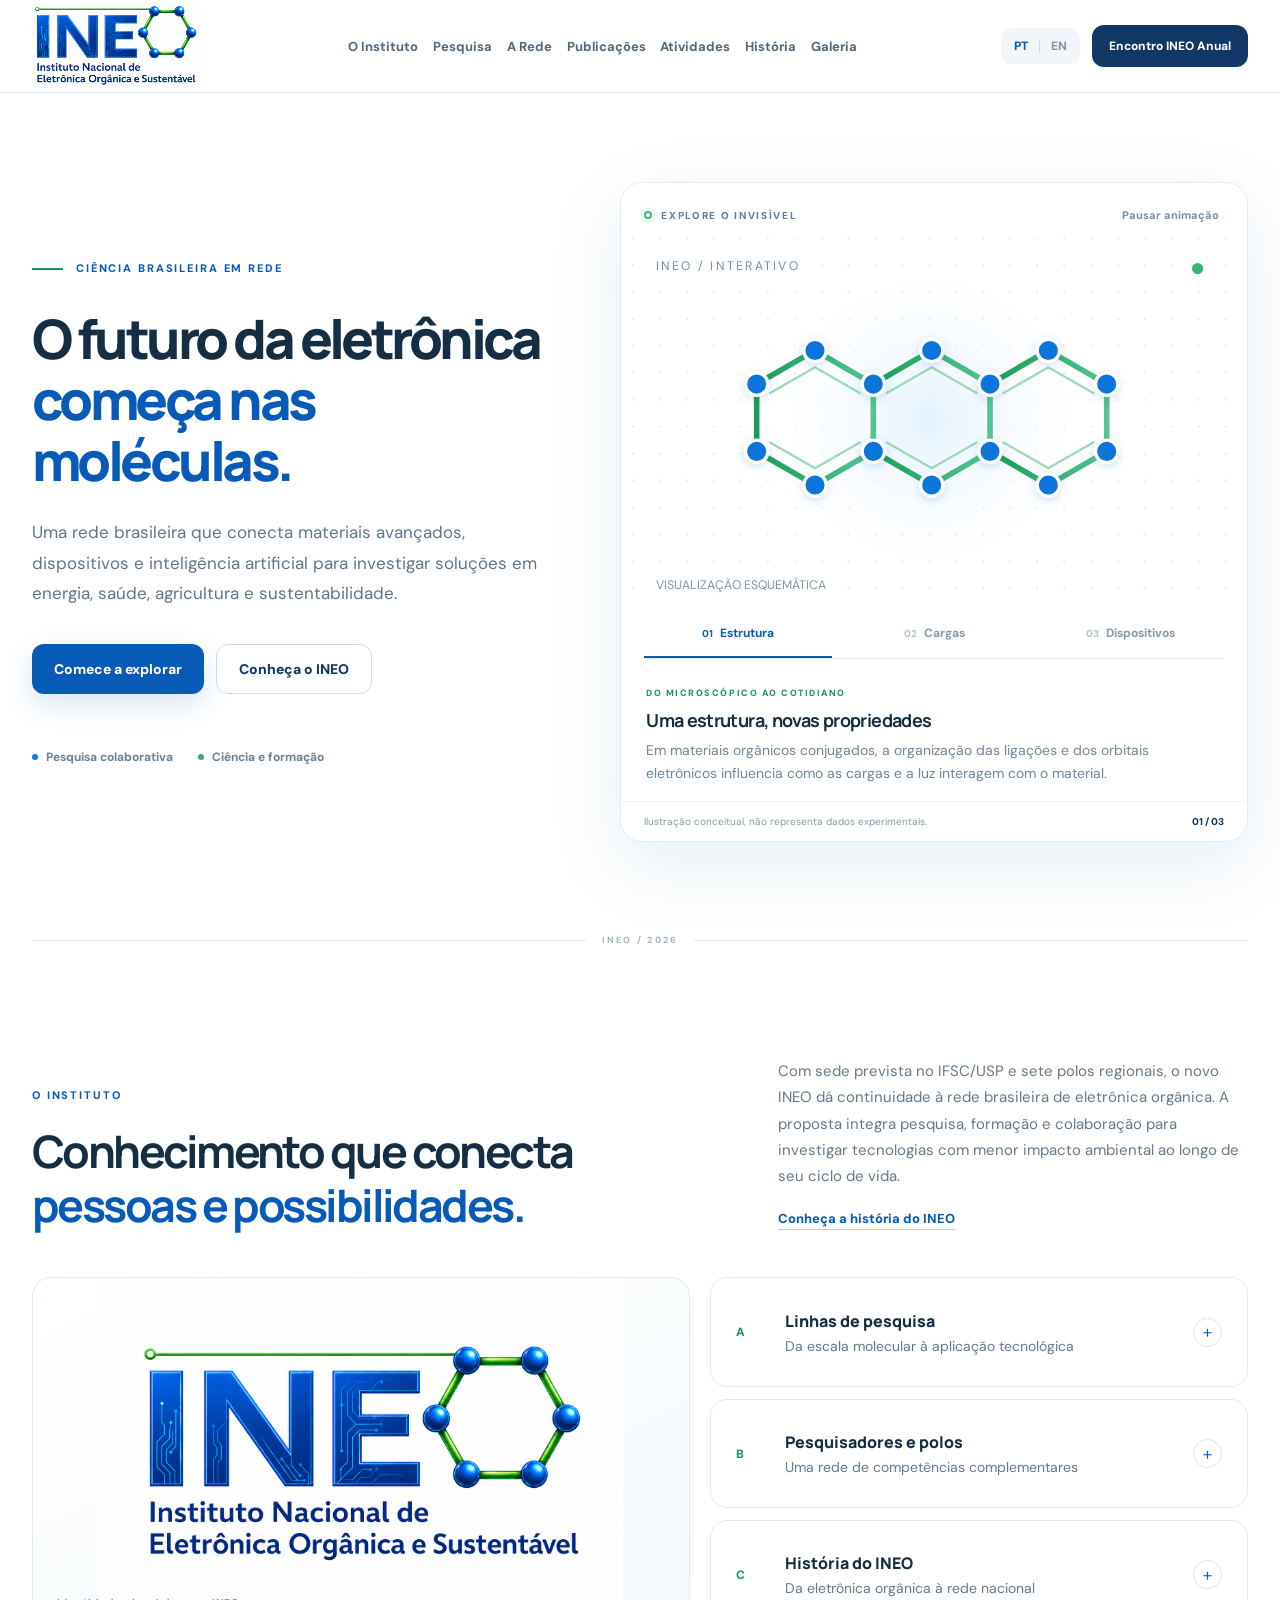
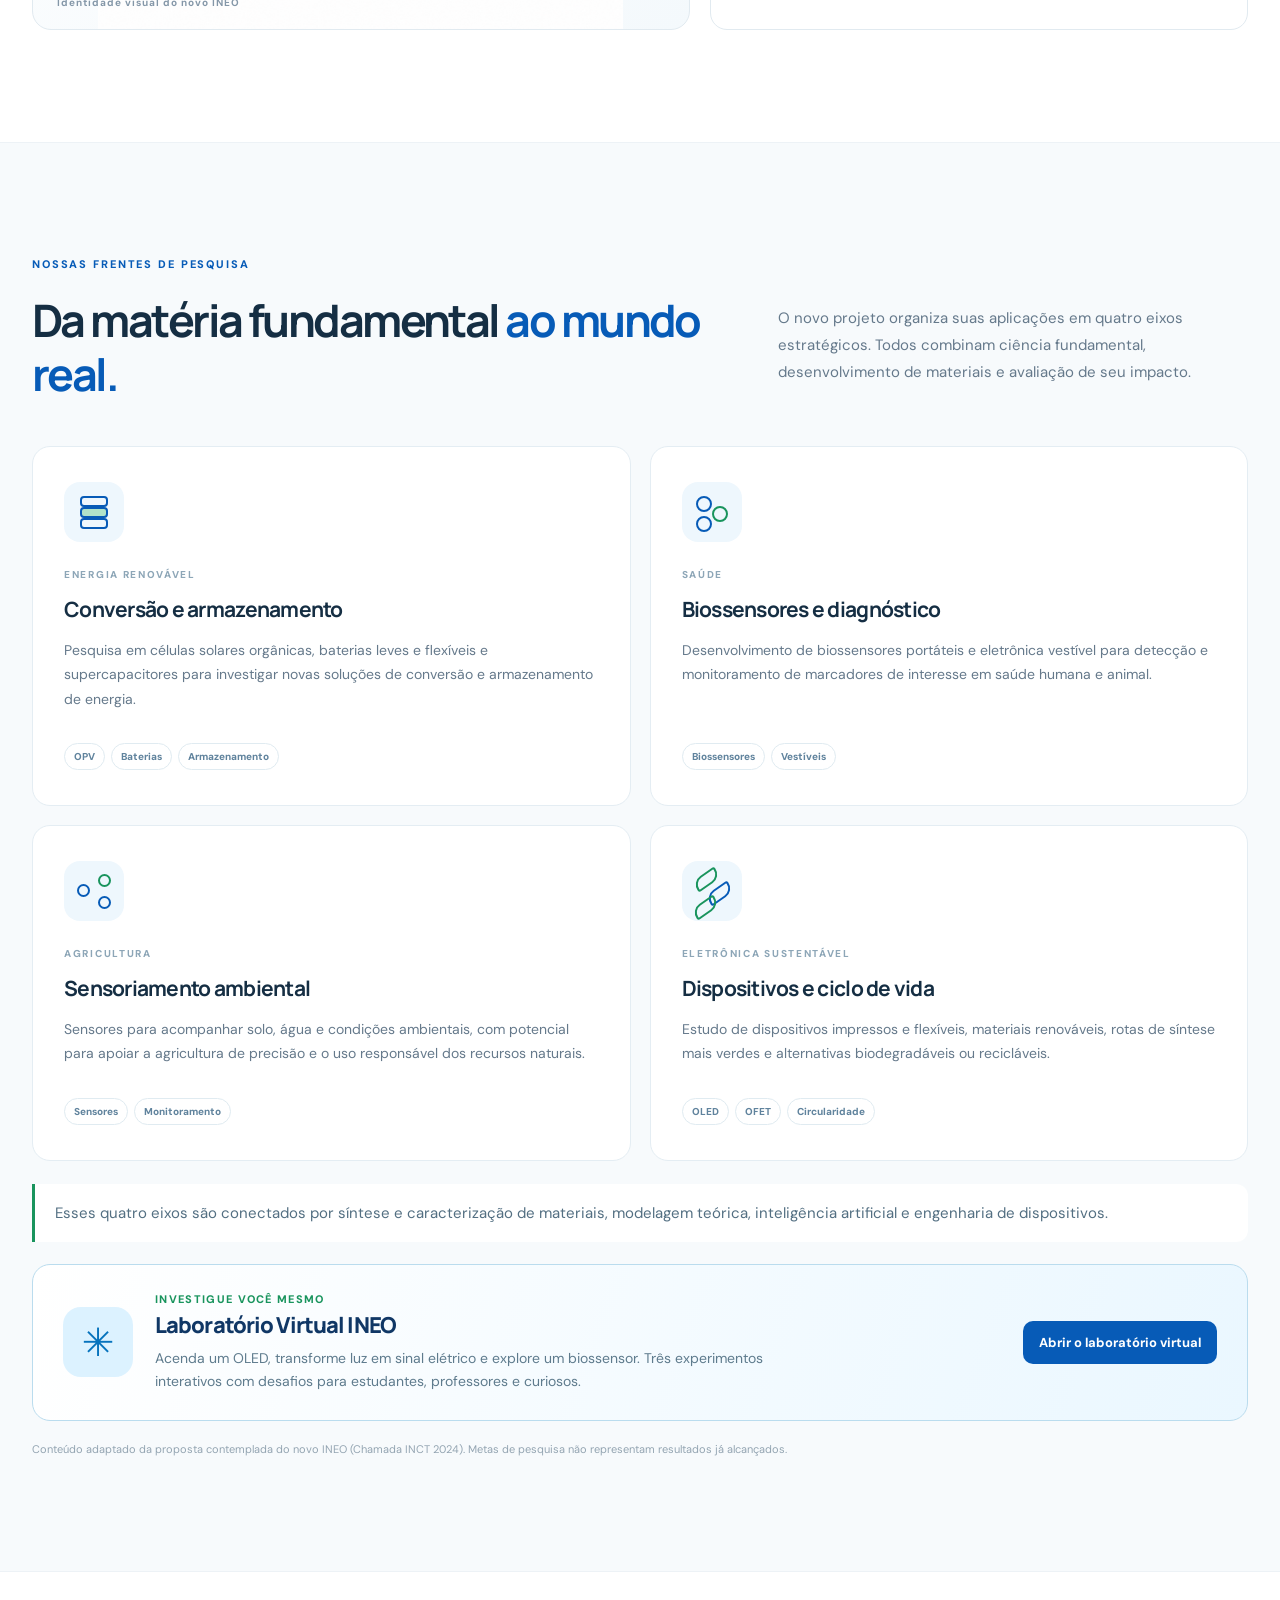
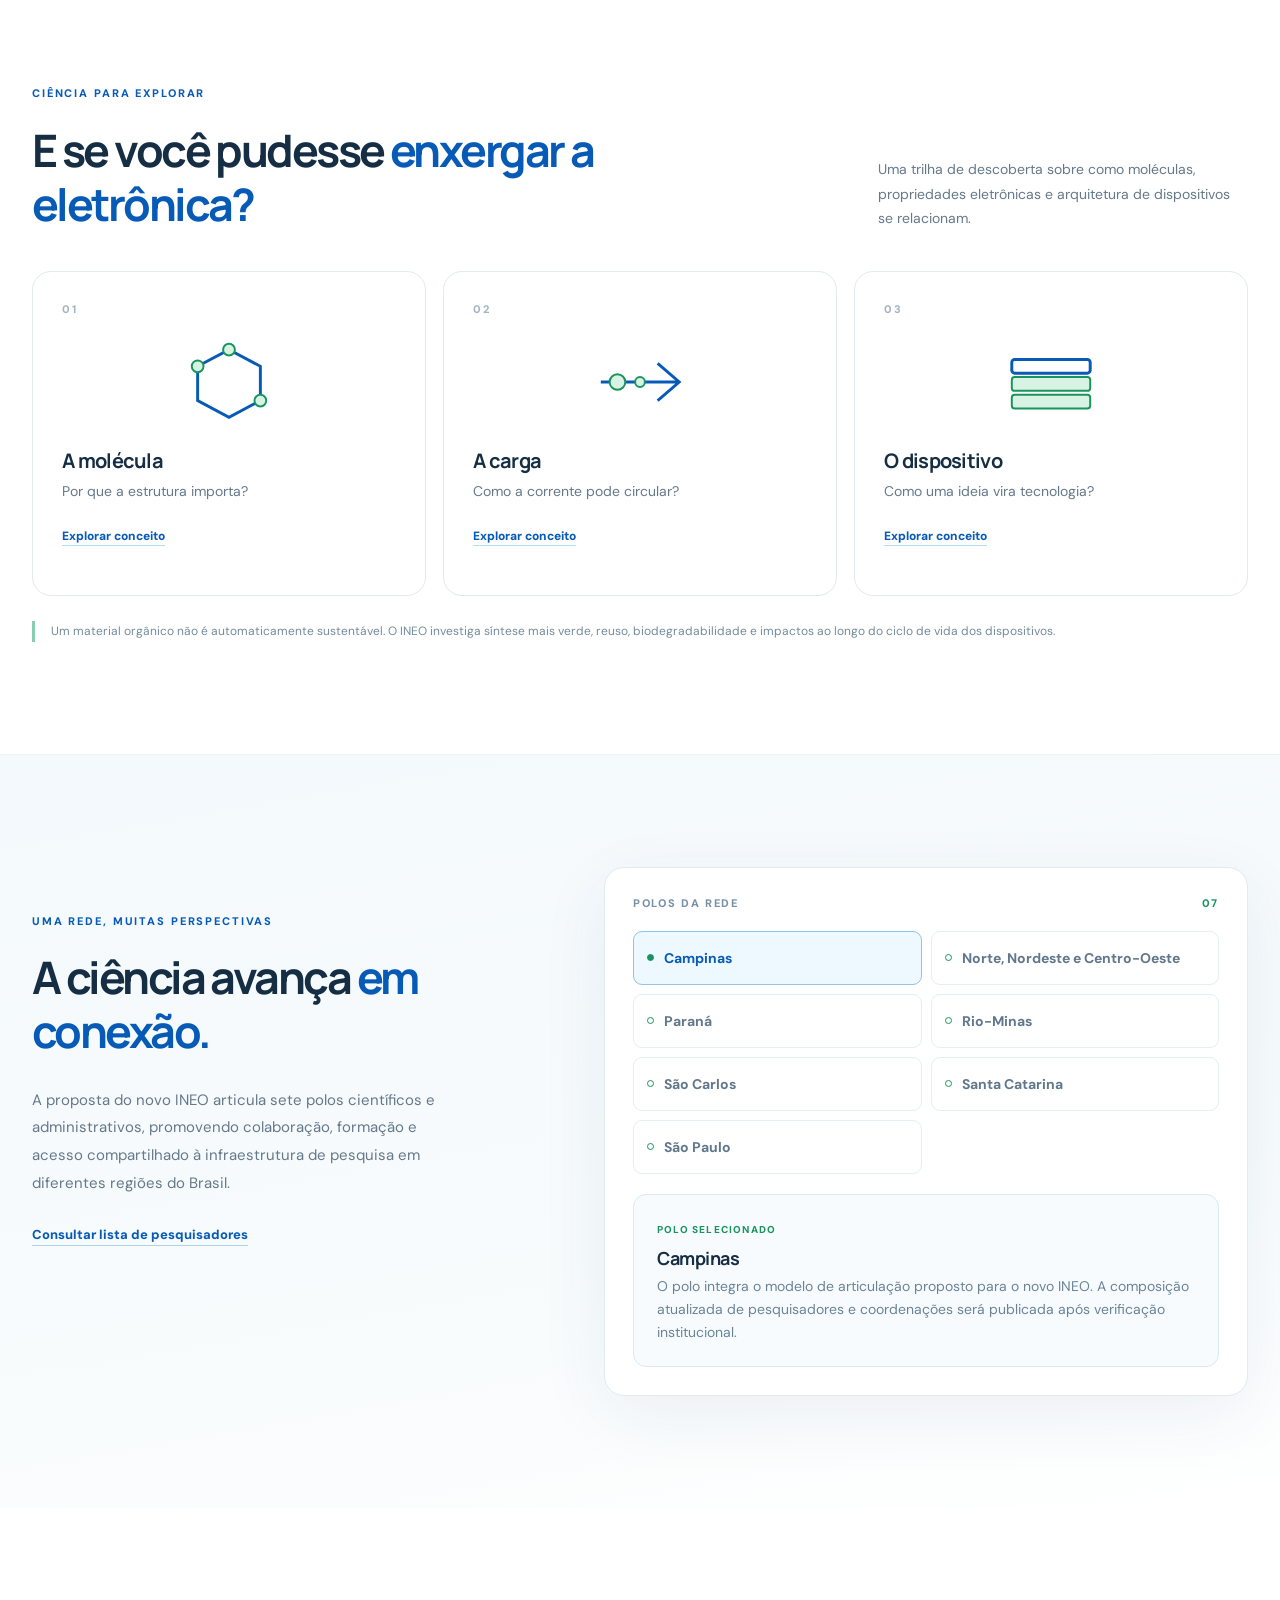
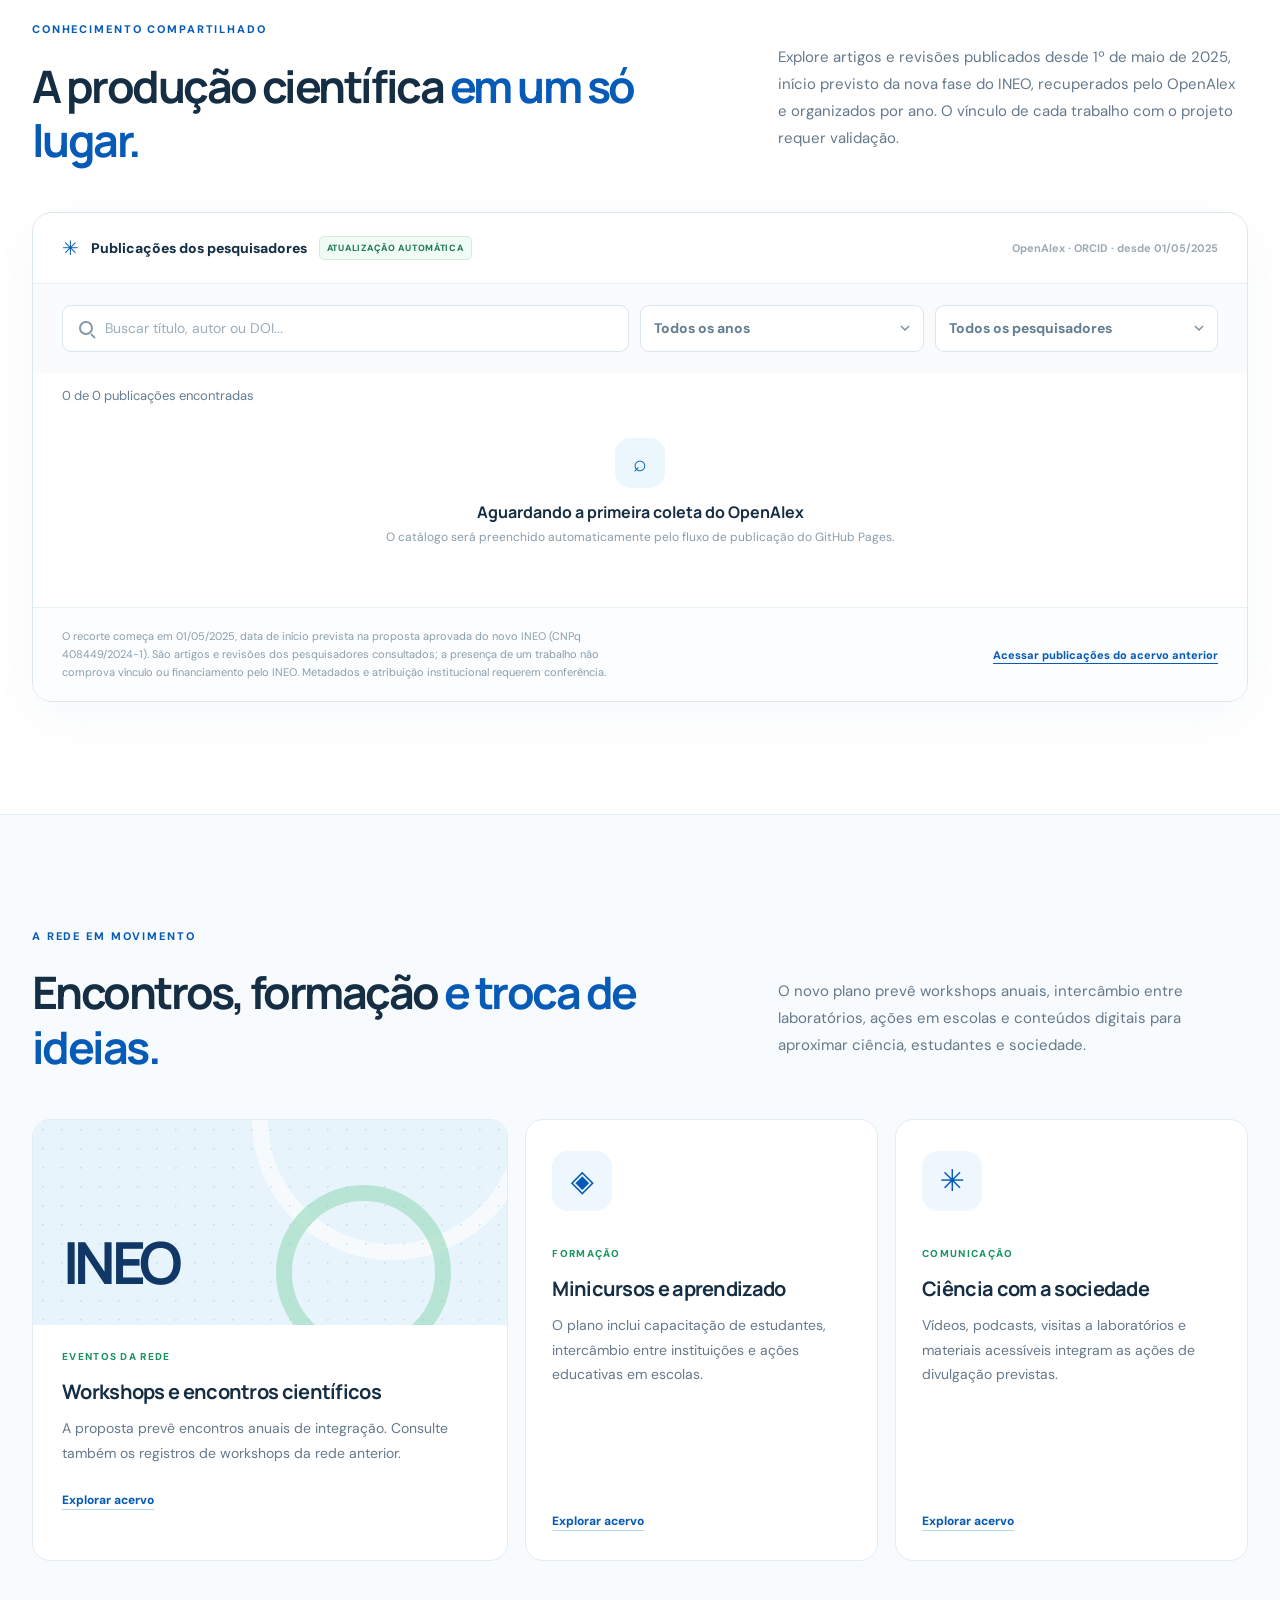
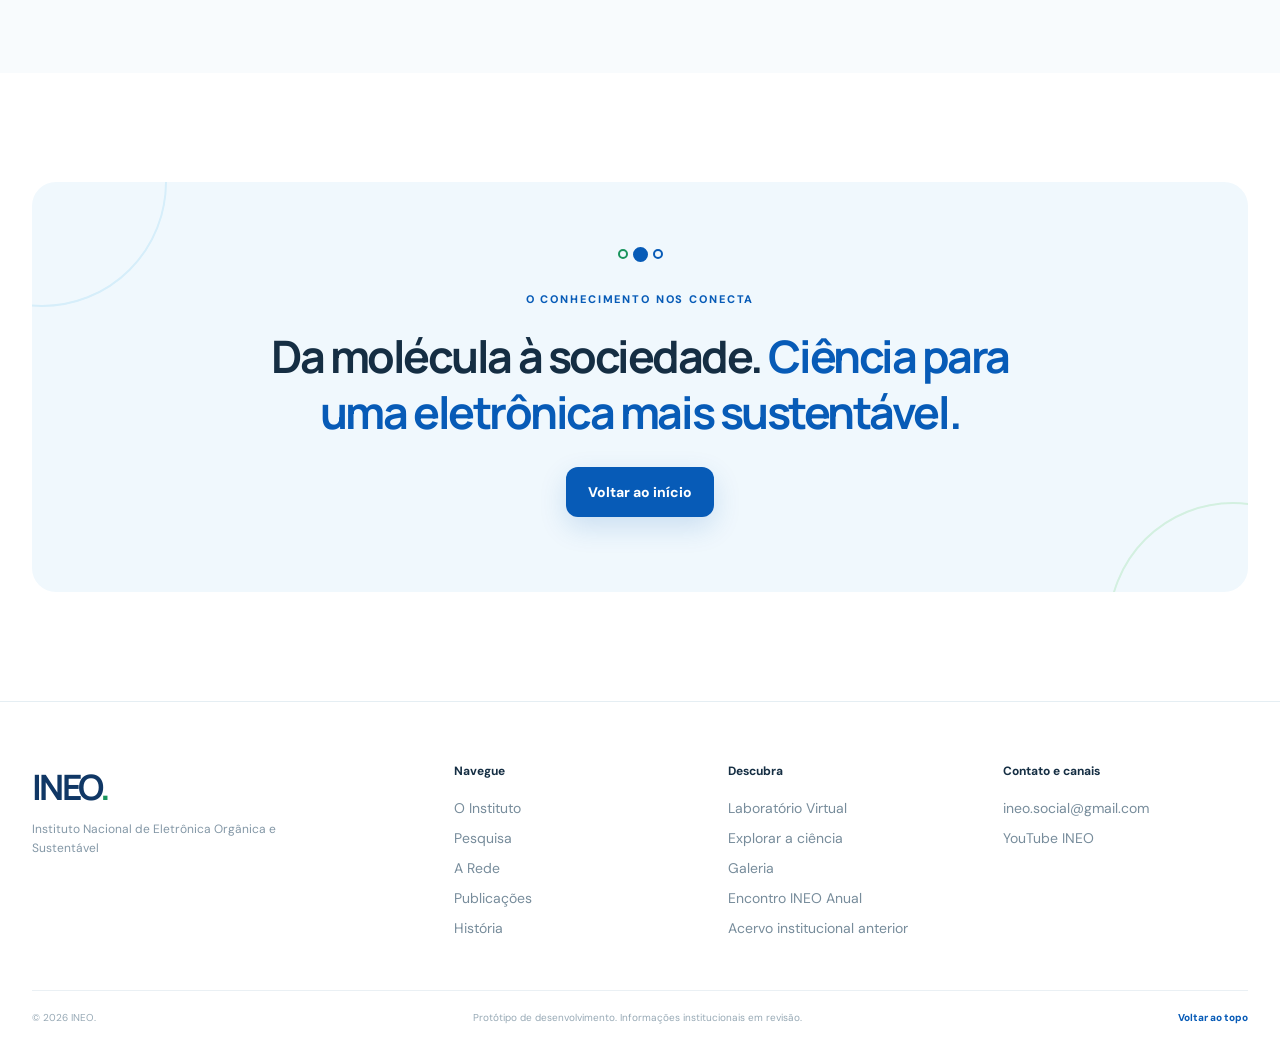
<file: index.html>
<!doctype html>
<html lang="pt-BR">
  <head>
    <meta charset="UTF-8" />
    <meta name="viewport" content="width=device-width, initial-scale=1.0" />
    <meta name="theme-color" content="#ffffff" />
    <meta name="description" content="INEO: uma rede brasileira de pesquisa em eletrônica orgânica e sustentável para energia, saúde, agricultura e novas tecnologias." />
    <meta property="og:type" content="website" />
    <meta property="og:title" content="INEO | Eletrônica Orgânica e Sustentável" />
    <meta property="og:description" content="Ciência em rede para energia renovável, saúde, agricultura e eletrônica sustentável. Explore materiais, dispositivos e pesquisa." />
    <title>INEO | Eletrônica Orgânica e Sustentável</title>
    <link rel="icon" href="assets/ineo-logo.png" type="image/png" />
    <link rel="preconnect" href="https://fonts.googleapis.com" />
    <link rel="preconnect" href="https://fonts.gstatic.com" crossorigin />
    <link href="https://fonts.googleapis.com/css2?family=DM+Sans:wght@400;500;600;700&family=Manrope:wght@400;500;600;700;800&display=swap" rel="stylesheet" />
    <link rel="stylesheet" href="styles.css" />
    <script src="app.js?v=20261128-virtual-lab" defer></script>
  </head>
  <body>
    <a class="skip-link" href="#main" data-i18n="skip">Pular para o conteúdo</a>
    <div class="reading-progress" aria-hidden="true"><span id="reading-progress-bar"></span></div>

    <header class="site-header" id="top">
      <div class="header-inner container">
        <a class="brand" href="#inicio" aria-label="INEO, início" data-i18n-aria="brandHome">
          <span class="brand-crop"><img src="assets/ineo-logo.png" alt="INEO, Instituto Nacional de Eletrônica Orgânica e Sustentável" data-i18n-alt="officialLogoAlt" /></span>
        </a>
        <nav class="desktop-nav" aria-label="Navegação principal" data-i18n-aria="navLabel">
          <a href="#instituto" data-i18n="navInstitute">O Instituto</a>
          <a href="#pesquisa" data-i18n="navResearch">Pesquisa</a>
          <a href="#rede" data-i18n="navNetwork">A Rede</a>
          <a href="#publicacoes" data-i18n="navPublications">Publicações</a>
          <a href="#atividades" data-i18n="navActivities">Atividades</a>
          <a href="historia.html" data-i18n="navHistory">História</a>
          <a href="galeria.html" data-i18n="navGallery">Galeria</a>
        </nav>
        <div class="header-actions">
          <div class="language-switch" role="group" aria-label="Idioma / Language">
            <button type="button" data-lang="pt" class="is-active" aria-pressed="true">PT</button>
            <span aria-hidden="true"></span>
            <button type="button" data-lang="en" aria-pressed="false">EN</button>
          </div>
          <a href="encontro.html" class="header-explore" data-i18n="navAnnual">Encontro INEO Anual</a>
          <button class="menu-toggle" id="menu-toggle" type="button" aria-controls="mobile-nav" aria-expanded="false" aria-label="Abrir menu" data-i18n-aria="openMenu">
            <span></span><span></span><span></span>
          </button>
        </div>
      </div>
      <nav class="mobile-nav" id="mobile-nav" aria-label="Navegação móvel" data-i18n-aria="mobileNavLabel" hidden>
        <a href="#inicio" data-i18n="navHome">Início</a>
        <a href="#instituto" data-i18n="navInstitute">O Instituto</a>
        <a href="#pesquisa" data-i18n="navResearch">Pesquisa</a>
        <a href="#rede" data-i18n="navNetwork">A Rede</a>
        <a href="#publicacoes" data-i18n="navPublications">Publicações</a>
        <a href="#atividades" data-i18n="navActivities">Atividades</a>
        <a href="laboratorio.html" data-i18n="navVirtualLab">Laboratório Virtual</a>
        <a href="historia.html" data-i18n="navHistory">História</a>
        <a href="galeria.html" data-i18n="navGallery">Galeria</a>
        <a href="encontro.html" data-i18n="navAnnual">Encontro INEO Anual</a>
        <a href="#explorar" data-i18n="navExplore">Explorar a ciência</a>
      </nav>
    </header>

    <main id="main">
      <section class="hero container" id="inicio" aria-labelledby="hero-title">
        <div class="hero-copy">
          <p class="eyebrow"><span class="eyebrow-line"></span><span data-i18n="heroEyebrow">CIÊNCIA BRASILEIRA EM REDE</span></p>
          <h1 id="hero-title" data-i18n-html="heroTitle">O futuro da eletrônica <em>começa nas moléculas.</em></h1>
          <p class="hero-lead" data-i18n="heroLead">Uma rede brasileira que conecta materiais avançados, dispositivos e inteligência artificial para investigar soluções em energia, saúde, agricultura e sustentabilidade.</p>
          <div class="hero-buttons">
            <a href="#explorar" class="button button-primary" data-i18n="heroCtaExplore">Comece a explorar</a>
            <a href="#instituto" class="button button-outline" data-i18n="heroCtaInstitute">Conheça o INEO</a>
          </div>
          <div class="hero-highlights">
            <span><i class="highlight-dot blue" aria-hidden="true"></i><span data-i18n="heroTag1">Pesquisa colaborativa</span></span>
            <span><i class="highlight-dot green" aria-hidden="true"></i><span data-i18n="heroTag2">Ciência e formação</span></span>
          </div>
        </div>

        <div class="science-panel" aria-label="Exploração interativa da eletrônica orgânica" data-i18n-aria="sciencePanelLabel">
          <div class="panel-top">
            <div class="panel-label"><span class="live-glyph" aria-hidden="true"></span><span data-i18n="labLabel">EXPLORE O INVISÍVEL</span></div>
            <button class="motion-toggle" id="motion-toggle" type="button" aria-pressed="false" data-i18n="pauseMotion">Pausar animação</button>
          </div>
          <div class="science-visual" id="science-visual" data-stage="structure">
            <svg id="science-svg" viewBox="0 0 540 336" role="img" aria-labelledby="visual-title visual-desc">
              <title id="visual-title" data-i18n-svg="visualTitle">Representação esquemática de materiais orgânicos conjugados</title>
              <desc id="visual-desc" data-i18n-svg="visualDesc">Estruturas de anéis conectados, cargas móveis e camadas de um dispositivo em três etapas exploráveis.</desc>
              <defs>
                <pattern id="dot-grid" width="24" height="24" patternUnits="userSpaceOnUse"><circle cx="2" cy="2" r="1" fill="#dce9f2" /></pattern>
                <linearGradient id="bond-gradient" x1="0" x2="1"><stop stop-color="#189e58"/><stop offset="1" stop-color="#54c493"/></linearGradient>
                <linearGradient id="device-gradient" x1="0" x2="1"><stop stop-color="#0a68d3"/><stop offset="1" stop-color="#37a9ee"/></linearGradient>
                <radialGradient id="ambient-blue"><stop stop-color="#deefff" stop-opacity=".85"/><stop offset="1" stop-color="#ffffff" stop-opacity="0"/></radialGradient>
              </defs>
              <rect x="0" y="0" width="540" height="336" fill="url(#dot-grid)" />
              <circle cx="265" cy="164" r="157" fill="url(#ambient-blue)" />
              <g class="molecule-layer">
                <g class="molecule-bonds" stroke="url(#bond-gradient)" stroke-width="5" fill="none" stroke-linejoin="round" stroke-linecap="round">
                  <path d="M112 132 L164 102 L216 132 L216 192 L164 222 L112 192 Z"/>
                  <path d="M216 132 L268 102 L320 132 L320 192 L268 222 L216 192"/>
                  <path d="M320 132 L372 102 L424 132 L424 192 L372 222 L320 192"/>
                </g>
                <g stroke="#9bd9b7" stroke-width="2" fill="none" stroke-linecap="round">
                  <path d="M124 140 L164 117 L204 140"/>
                  <path d="M124 184 L164 207 L204 184"/>
                  <path d="M228 140 L268 117 L308 140"/>
                  <path d="M228 184 L268 207 L308 184"/>
                  <path d="M332 140 L372 117 L412 140"/>
                  <path d="M332 184 L372 207 L412 184"/>
                </g>
                <g class="atom-nodes" fill="#0c75da" stroke="#ffffff" stroke-width="3">
                  <circle cx="112" cy="132" r="10"/><circle cx="164" cy="102" r="10"/><circle cx="216" cy="132" r="10"/><circle cx="216" cy="192" r="10"/><circle cx="164" cy="222" r="10"/><circle cx="112" cy="192" r="10"/>
                  <circle cx="268" cy="102" r="10"/><circle cx="320" cy="132" r="10"/><circle cx="320" cy="192" r="10"/><circle cx="268" cy="222" r="10"/>
                  <circle cx="372" cy="102" r="10"/><circle cx="424" cy="132" r="10"/><circle cx="424" cy="192" r="10"/><circle cx="372" cy="222" r="10"/>
                </g>
                <g class="charge-layer">
                  <path d="M83 165 H449" fill="none" stroke="#7dc1f9" stroke-width="2" stroke-dasharray="5 9"/>
                  <circle class="traveling-charge" cx="106" cy="165" r="10" fill="#ffd158" stroke="#ffffff" stroke-width="3" />
                  <circle class="charge-halo" cx="106" cy="165" r="19" fill="none" stroke="#ffd158" stroke-width="2" opacity=".5" />
                </g>
              </g>
              <g class="device-layer">
                <g transform="translate(98 61)">
                  <rect x="14" y="34" width="314" height="39" rx="5" fill="#d7e7ef" stroke="#b7cfdf"/>
                  <rect x="14" y="73" width="314" height="39" rx="5" fill="#4cc191"/>
                  <rect x="14" y="112" width="314" height="39" rx="5" fill="url(#device-gradient)"/>
                  <rect x="14" y="151" width="314" height="39" rx="5" fill="#d7e7ef" stroke="#b7cfdf"/>
                  <path d="M6 53 H-15 V170 H6" fill="none" stroke="#0a68d3" stroke-width="3" stroke-linecap="round" />
                  <path d="M336 53 H356 V170 H336" fill="none" stroke="#0a68d3" stroke-width="3" stroke-linecap="round" />
                  <text x="171" y="59" text-anchor="middle" class="device-label" data-i18n-svg="deviceContact">CONTATO</text>
                  <text x="171" y="98" text-anchor="middle" class="device-label white-text" data-i18n-svg="deviceOrganic">CAMADA ORGÂNICA</text>
                  <text x="171" y="138" text-anchor="middle" class="device-label white-text" data-i18n-svg="deviceActive">CAMADA ATIVA</text>
                  <text x="171" y="176" text-anchor="middle" class="device-label" data-i18n-svg="deviceContact">CONTATO</text>
                  <g class="photon" stroke="#efb23c" stroke-width="3" stroke-linecap="round"><path d="M168 12 v-18 M150 0 l-12 -12 M186 0 l12 -12"/></g>
                </g>
              </g>
              <g class="visual-corner" fill="#7390aa" font-size="11" font-family="DM Sans, sans-serif" letter-spacing="2"><text x="22" y="30" data-i18n-svg="interactiveStamp">INEO / INTERATIVO</text></g>
              <circle cx="505" cy="29" r="5" fill="#37b773"/>
              <text x="22" y="315" fill="#8096a8" font-size="11" font-family="DM Sans, sans-serif" data-i18n-svg="schemaLabel">VISUALIZAÇÃO ESQUEMÁTICA</text>
            </svg>
          </div>
          <div class="science-controls" role="tablist" aria-label="Etapas da explicação" data-i18n-aria="scienceTabsLabel">
            <button type="button" id="tab-structure" role="tab" aria-selected="true" aria-controls="science-caption" tabindex="0" class="stage-button is-active" data-stage-target="structure"><span>01</span><span data-i18n="stageStructureTab">Estrutura</span></button>
            <button type="button" id="tab-charge" role="tab" aria-selected="false" aria-controls="science-caption" tabindex="-1" class="stage-button" data-stage-target="charge"><span>02</span><span data-i18n="stageChargeTab">Cargas</span></button>
            <button type="button" id="tab-device" role="tab" aria-selected="false" aria-controls="science-caption" tabindex="-1" class="stage-button" data-stage-target="device"><span>03</span><span data-i18n="stageDeviceTab">Dispositivos</span></button>
          </div>
          <div class="science-caption" id="science-caption" role="tabpanel" aria-labelledby="tab-structure" tabindex="0" aria-live="polite">
            <div><span class="mini-kicker" data-i18n="labCaptionKicker">DO MICROSCÓPICO AO COTIDIANO</span><h2 id="stage-title">Uma estrutura, novas propriedades</h2></div>
            <p id="stage-description">Em materiais orgânicos conjugados, a organização das ligações e dos orbitais eletrônicos influencia como as cargas e a luz interagem com o material.</p>
          </div>
          <div class="science-foot"><span data-i18n="labDisclaimer">Ilustração conceitual, não representa dados experimentais.</span><span class="panel-step" id="panel-step">01 / 03</span></div>
        </div>
      </section>

      <section class="section-divider" aria-hidden="true"><div class="container"><span></span><small>INEO / 2026</small><span></span></div></section>

      <section class="intro-section section-space container" id="instituto" aria-labelledby="institute-title">
        <div class="section-heading heading-split">
          <div><p class="section-kicker" data-i18n="instituteKicker">O INSTITUTO</p><h2 id="institute-title" data-i18n-html="instituteTitle">Conhecimento que conecta <em>pessoas e possibilidades.</em></h2></div>
          <div class="section-heading-aside"><p data-i18n="instituteLead">Com sede prevista no IFSC/USP e sete polos regionais, o novo INEO dá continuidade à rede brasileira de eletrônica orgânica. A proposta integra pesquisa, formação e colaboração para investigar tecnologias com menor impacto ambiental ao longo de seu ciclo de vida.</p><a class="text-link" href="historia.html" data-i18n="visitHistory">Conheça a história do INEO</a></div>
        </div>
        <div class="institute-grid">
          <div class="institute-logo-card"><img src="assets/ineo-logo.png" alt="Identidade oficial do INEO: Instituto Nacional de Eletrônica Orgânica e Sustentável" data-i18n-alt="officialLogoAlt" loading="lazy" /><span class="photo-caption" data-i18n="officialIdentity">Identidade visual do novo INEO</span></div>
          <div class="institute-quicklinks">
            <a href="#pesquisa" class="quicklink"><span class="quicklink-index">A</span><span><strong data-i18n="quickResearch">Linhas de pesquisa</strong><small data-i18n="quickResearchDesc">Da escala molecular à aplicação tecnológica</small></span><span class="quicklink-circle" aria-hidden="true">+</span></a>
            <a href="#rede" class="quicklink"><span class="quicklink-index">B</span><span><strong data-i18n="quickNetwork">Pesquisadores e polos</strong><small data-i18n="quickNetworkDesc">Uma rede de competências complementares</small></span><span class="quicklink-circle" aria-hidden="true">+</span></a>
            <a href="historia.html" class="quicklink"><span class="quicklink-index">C</span><span><strong data-i18n="quickGovernance">História do INEO</strong><small data-i18n="quickGovernanceDesc">Da eletrônica orgânica à rede nacional</small></span><span class="quicklink-circle" aria-hidden="true">+</span></a>
          </div>
        </div>
      </section>

      <section class="research-section section-space" id="pesquisa" aria-labelledby="research-title">
        <div class="container">
          <div class="section-heading heading-split">
            <div><p class="section-kicker" data-i18n="researchKicker">NOSSAS FRENTES DE PESQUISA</p><h2 id="research-title" data-i18n-html="researchTitle">Da matéria fundamental <em>ao mundo real.</em></h2></div>
            <p class="section-heading-aside" data-i18n="researchLead">O novo projeto organiza suas aplicações em quatro eixos estratégicos. Todos combinam ciência fundamental, desenvolvimento de materiais e avaliação de seu impacto.</p>
          </div>
          <div class="research-cards">
            <article class="research-card"><div class="research-icon icon-devices" aria-hidden="true"><span></span><span></span><span></span></div><p class="card-index" data-i18n="research1Category">ENERGIA RENOVÁVEL</p><h3 data-i18n="research1Title">Conversão e armazenamento</h3><p data-i18n="research1Desc">Pesquisa em células solares orgânicas, baterias leves e flexíveis e supercapacitores para investigar novas soluções de conversão e armazenamento de energia.</p><div class="topic-tags"><span>OPV</span><span data-i18n="tagBatteries">Baterias</span><span data-i18n="tagStorage">Armazenamento</span></div></article>
            <article class="research-card"><div class="research-icon icon-bio" aria-hidden="true"><span></span><span></span><span></span></div><p class="card-index" data-i18n="research2Category">SAÚDE</p><h3 data-i18n="research2Title">Biossensores e diagnóstico</h3><p data-i18n="research2Desc">Desenvolvimento de biossensores portáteis e eletrônica vestível para detecção e monitoramento de marcadores de interesse em saúde humana e animal.</p><div class="topic-tags"><span data-i18n="tagBiosensors">Biossensores</span><span data-i18n="tagWearables">Vestíveis</span></div></article>
            <article class="research-card"><div class="research-icon icon-model" aria-hidden="true"><span></span><span></span><span></span></div><p class="card-index" data-i18n="research3Category">AGRICULTURA</p><h3 data-i18n="research3Title">Sensoriamento ambiental</h3><p data-i18n="research3Desc">Sensores para acompanhar solo, água e condições ambientais, com potencial para apoiar a agricultura de precisão e o uso responsável dos recursos naturais.</p><div class="topic-tags"><span data-i18n="tagSensors">Sensores</span><span data-i18n="tagMonitoring">Monitoramento</span></div></article>
            <article class="research-card"><div class="research-icon icon-sustain" aria-hidden="true"><span></span><span></span><span></span></div><p class="card-index" data-i18n="research4Category">ELETRÔNICA SUSTENTÁVEL</p><h3 data-i18n="research4Title">Dispositivos e ciclo de vida</h3><p data-i18n="research4Desc">Estudo de dispositivos impressos e flexíveis, materiais renováveis, rotas de síntese mais verdes e alternativas biodegradáveis ou recicláveis.</p><div class="topic-tags"><span>OLED</span><span>OFET</span><span data-i18n="tagCircular">Circularidade</span></div></article>
          </div>
          <p class="research-crosscutting" data-i18n="researchCrosscutting">Esses quatro eixos são conectados por síntese e caracterização de materiais, modelagem teórica, inteligência artificial e engenharia de dispositivos.</p>
          <a href="laboratorio.html" class="research-lab-link"><span class="research-lab-mark" aria-hidden="true">✳</span><span><small data-i18n="researchLabKicker">INVESTIGUE VOCÊ MESMO</small><strong data-i18n="researchLabTitle">Laboratório Virtual INEO</strong><span data-i18n="researchLabDesc">Acenda um OLED, transforme luz em sinal elétrico e explore um biossensor. Três experimentos interativos com desafios para estudantes, professores e curiosos.</span></span><b data-i18n="researchLabCta">Abrir o laboratório virtual</b></a>
          <p class="research-source" data-i18n="researchSource">Conteúdo adaptado da proposta contemplada do novo INEO (Chamada INCT 2024). Metas de pesquisa não representam resultados já alcançados.</p>
        </div>
      </section>

      <section class="discovery-section section-space container" id="explorar" aria-labelledby="discovery-title">
        <div class="discovery-heading"><div><p class="section-kicker" data-i18n="discoveryKicker">CIÊNCIA PARA EXPLORAR</p><h2 id="discovery-title" data-i18n-html="discoveryTitle">E se você pudesse <em>enxergar a eletrônica?</em></h2></div><p data-i18n="discoveryLead">Uma trilha de descoberta sobre como moléculas, propriedades eletrônicas e arquitetura de dispositivos se relacionam.</p></div>
        <div class="discovery-track">
          <a href="#inicio" class="discovery-step"><span class="discovery-number">01</span><div class="discovery-icon"><svg viewBox="0 0 100 80" aria-hidden="true"><path d="M18 24 50 7 82 24 V59 L50 76 18 59Z" fill="none" stroke="currentColor" stroke-width="3"/><circle cx="18" cy="24" r="6"/><circle cx="82" cy="59" r="6"/><circle cx="50" cy="7" r="6"/></svg></div><h3 data-i18n="discover1Title">A molécula</h3><p data-i18n="discover1Desc">Por que a estrutura importa?</p><span class="discovery-action" data-i18n="discoverAction">Explorar conceito</span></a>
          <a href="#inicio" class="discovery-step"><span class="discovery-number">02</span><div class="discovery-icon"><svg viewBox="0 0 100 80" aria-hidden="true"><path d="M10 40 H90 M68 21 L90 40 L68 59" fill="none" stroke="currentColor" stroke-width="3"/><circle cx="27" cy="40" r="8"/><circle cx="50" cy="40" r="5"/></svg></div><h3 data-i18n="discover2Title">A carga</h3><p data-i18n="discover2Desc">Como a corrente pode circular?</p><span class="discovery-action" data-i18n="discoverAction">Explorar conceito</span></a>
          <a href="#inicio" class="discovery-step"><span class="discovery-number">03</span><div class="discovery-icon"><svg viewBox="0 0 100 80" aria-hidden="true"><rect x="10" y="17" width="80" height="14" rx="3" fill="none" stroke="currentColor" stroke-width="3"/><rect x="10" y="35" width="80" height="14" rx="3"/><rect x="10" y="53" width="80" height="14" rx="3" fill="none" stroke="currentColor" stroke-width="3"/></svg></div><h3 data-i18n="discover3Title">O dispositivo</h3><p data-i18n="discover3Desc">Como uma ideia vira tecnologia?</p><span class="discovery-action" data-i18n="discoverAction">Explorar conceito</span></a>
        </div>
        <p class="discovery-caveat" data-i18n="discoveryCaveat">Um material orgânico não é automaticamente sustentável. O INEO investiga síntese mais verde, reuso, biodegradabilidade e impactos ao longo do ciclo de vida dos dispositivos.</p>
      </section>

      <section class="network-section section-space" id="rede" aria-labelledby="network-title">
        <div class="container network-layout"><div class="network-copy"><p class="section-kicker" data-i18n="networkKicker">UMA REDE, MUITAS PERSPECTIVAS</p><h2 id="network-title" data-i18n-html="networkTitle">A ciência avança <em>em conexão.</em></h2><p data-i18n="networkLead">A proposta do novo INEO articula sete polos científicos e administrativos, promovendo colaboração, formação e acesso compartilhado à infraestrutura de pesquisa em diferentes regiões do Brasil.</p><a class="text-link" href="https://sites.google.com/unesp.br/ineo2020/in%C3%ADcio/pesquisadores-participantes" target="_blank" rel="noopener noreferrer" data-i18n="networkFullList">Consultar lista de pesquisadores</a></div>
          <div class="network-selector"><div class="network-selector-heading"><span data-i18n="networkSelectLabel">POLOS DA REDE</span><span>07</span></div><div class="network-list" id="network-list"></div><div class="network-detail" id="network-detail" aria-live="polite"></div></div>
        </div>
      </section>

      <section class="publications-section section-space container" id="publicacoes" aria-labelledby="publications-title"><div class="section-heading heading-split"><div><p class="section-kicker" data-i18n="publicationsKicker">CONHECIMENTO COMPARTILHADO</p><h2 id="publications-title" data-i18n-html="publicationsTitle">A produção científica <em>em um só lugar.</em></h2></div><p class="section-heading-aside" data-i18n="publicationsLead">Explore os artigos e revisões dos pesquisadores selecionados, recuperados pelo OpenAlex e organizados por ano.</p></div>
        <div class="catalog-shell"><div class="catalog-top"><div class="catalog-title"><span class="catalog-icon" aria-hidden="true">✳</span><span data-i18n="catalogTitle">Publicações dos pesquisadores</span><span class="catalog-status" data-i18n="catalogStatus">ATUALIZAÇÃO AUTOMÁTICA</span></div><span class="catalog-source">OpenAlex · ORCID · <span data-i18n="catalogPeriod">desde 01/05/2025</span></span></div>
          <div class="catalog-filters"><label class="search-field"><span class="search-symbol" aria-hidden="true"></span><span class="sr-only" data-i18n="catalogSearchLabel">Buscar publicações</span><input type="search" id="publication-search" placeholder="Buscar título, autor ou DOI..." data-i18n-placeholder="catalogPlaceholder" /></label><select id="publication-year" aria-label="Filtrar por ano" data-i18n-aria="filterYear"><option value="all" data-i18n="catalogAllYears">Todos os anos</option></select><select id="publication-researcher" aria-label="Filtrar por pesquisador" data-i18n-aria="filterResearcher"><option value="all" data-i18n="catalogAllResearchers">Todos os pesquisadores</option></select></div>
          <div class="publication-sync-status" id="publication-status" aria-live="polite"></div>
          <div id="publication-results" class="publication-results" aria-live="polite"></div>
          <div class="publication-more-wrap"><button id="publication-load-more" class="button button-outline" type="button" data-i18n="catalogMore" hidden>Carregar mais publicações</button></div>
          <div class="catalog-bottom"><p data-i18n="catalogMethod">A inclusão de um artigo dependerá de verificação de vínculo com a rede. Metadados automáticos não equivalem a comprovação de financiamento pelo INEO.</p><a href="https://sites.google.com/unesp.br/ineo2020/in%C3%ADcio/publica%C3%A7%C3%B5es" target="_blank" rel="noopener noreferrer" data-i18n="catalogArchive">Acessar publicações do acervo anterior</a></div>
        </div>
      </section>

      <section class="activities-section section-space" id="atividades" aria-labelledby="activities-title"><div class="container"><div class="section-heading heading-split"><div><p class="section-kicker" data-i18n="activitiesKicker">A REDE EM MOVIMENTO</p><h2 id="activities-title" data-i18n-html="activitiesTitle">Encontros, formação <em>e troca de ideias.</em></h2></div><p class="section-heading-aside" data-i18n="activitiesLead">O novo plano prevê workshops anuais, intercâmbio entre laboratórios, ações em escolas e conteúdos digitais para aproximar ciência, estudantes e sociedade.</p></div>
          <div class="activity-grid"><a href="https://sites.google.com/unesp.br/ineo2020/in%C3%ADcio" target="_blank" rel="noopener noreferrer" class="activity-feature"><div class="feature-art" aria-hidden="true"><span class="feature-circle one"></span><span class="feature-circle two"></span><span class="feature-grid"></span><strong>INEO</strong></div><div class="activity-info"><span class="activity-type" data-i18n="activityTagEvents">EVENTOS DA REDE</span><h3 data-i18n="activity1Title">Workshops e encontros científicos</h3><p data-i18n="activity1Desc">A proposta prevê encontros anuais de integração. Consulte também os registros de workshops da rede anterior.</p><span class="activity-link" data-i18n="activityLink">Explorar acervo</span></div></a>
            <a href="https://sites.google.com/unesp.br/ineo2020/in%C3%ADcio" target="_blank" rel="noopener noreferrer" class="activity-small"><span class="activity-icon" aria-hidden="true">◈</span><span class="activity-type" data-i18n="activityTagTraining">FORMAÇÃO</span><h3 data-i18n="activity2Title">Minicursos e aprendizado</h3><p data-i18n="activity2Desc">O plano inclui capacitação de estudantes, intercâmbio entre instituições e ações educativas em escolas.</p><span class="activity-link" data-i18n="activityLink">Explorar acervo</span></a>
            <a href="https://sites.google.com/unesp.br/ineo2020/in%C3%ADcio" target="_blank" rel="noopener noreferrer" class="activity-small"><span class="activity-icon" aria-hidden="true">✳</span><span class="activity-type" data-i18n="activityTagNews">COMUNICAÇÃO</span><h3 data-i18n="activity3Title">Ciência com a sociedade</h3><p data-i18n="activity3Desc">Vídeos, podcasts, visitas a laboratórios e materiais acessíveis integram as ações de divulgação previstas.</p><span class="activity-link" data-i18n="activityLink">Explorar acervo</span></a></div>
        </div></section>

      <section class="closing-section container" aria-labelledby="closing-title"><div class="closing-inner"><div class="closing-mark" aria-hidden="true"><span></span><span></span><span></span></div><p class="section-kicker" data-i18n="closingKicker">O CONHECIMENTO NOS CONECTA</p><h2 id="closing-title" data-i18n-html="closingTitle">Da molécula à sociedade. <em>Ciência para uma eletrônica mais sustentável.</em></h2><a href="#inicio" class="button button-primary" data-i18n="closingCta">Voltar ao início</a></div></section>
    </main>

    <footer class="site-footer"><div class="container footer-grid"><div class="footer-brand"><strong>INEO<span class="footer-dot">.</span></strong><p data-i18n="footerFullName">Instituto Nacional de Eletrônica Orgânica e Sustentável</p></div><div class="footer-links"><strong data-i18n="footerNavigate">Navegue</strong><a href="#instituto" data-i18n="navInstitute">O Instituto</a><a href="#pesquisa" data-i18n="navResearch">Pesquisa</a><a href="#rede" data-i18n="navNetwork">A Rede</a><a href="#publicacoes" data-i18n="navPublications">Publicações</a><a href="historia.html" data-i18n="navHistory">História</a></div><div class="footer-links"><strong data-i18n="footerExplore">Descubra</strong><a href="laboratorio.html" data-i18n="navVirtualLab">Laboratório Virtual</a><a href="#explorar" data-i18n="navExplore">Explorar a ciência</a><a href="galeria.html" data-i18n="navGallery">Galeria</a><a href="encontro.html" data-i18n="navAnnual">Encontro INEO Anual</a><a href="https://sites.google.com/unesp.br/ineo2020/in%C3%ADcio" target="_blank" rel="noopener noreferrer" data-i18n="footerLegacy">Acervo institucional anterior</a></div><div class="footer-links"><strong data-i18n="footerContact">Contato e canais</strong><a href="mailto:ineo.social@gmail.com">ineo.social@gmail.com</a><a href="https://www.youtube.com/channel/UCWodZrO5kmt6QFDrZiXugHg" target="_blank" rel="noopener noreferrer">YouTube INEO</a></div></div><div class="container footer-bottom"><span>© <span id="current-year"></span> INEO.</span><span data-i18n="footerPrototype">Protótipo de desenvolvimento. Informações institucionais em revisão.</span><a href="#top" data-i18n="backTop">Voltar ao topo</a></div></footer>
  </body>
</html>
</file>
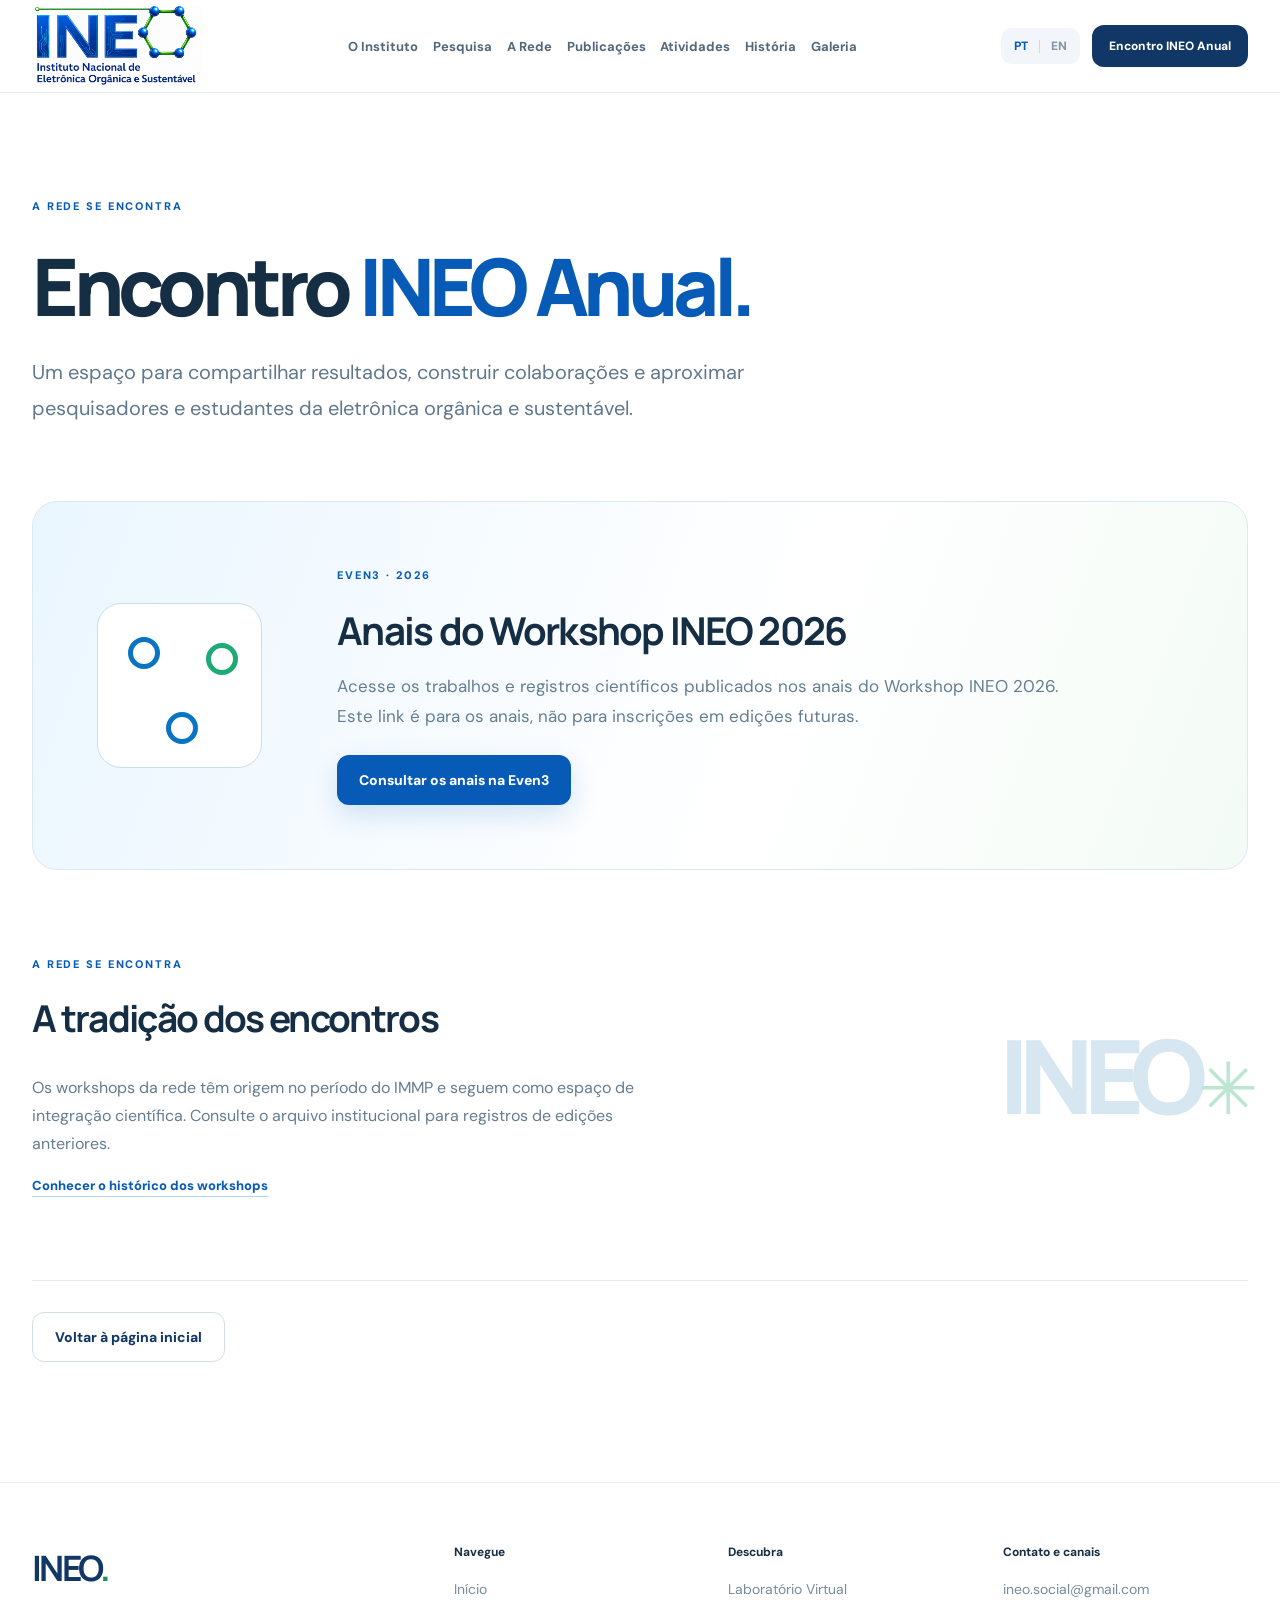
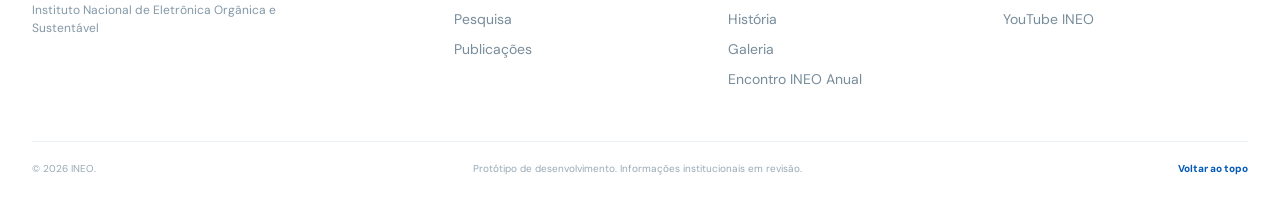
<file: encontro.html>
<!doctype html>
<html lang="pt-BR">
  <head>
    <meta charset="UTF-8" />
    <meta name="viewport" content="width=device-width, initial-scale=1.0" />
    <meta name="theme-color" content="#ffffff" />
    <meta name="description" content="Encontro INEO Anual: consulte os anais do Workshop INEO 2026 na Even3." />
    <title>Encontro INEO Anual | INEO</title>
    <link rel="icon" href="assets/ineo-logo.png" type="image/png" />
    <link rel="preconnect" href="https://fonts.googleapis.com" />
    <link rel="preconnect" href="https://fonts.gstatic.com" crossorigin />
    <link href="https://fonts.googleapis.com/css2?family=DM+Sans:wght@400;500;600;700&family=Manrope:wght@400;500;600;700;800&display=swap" rel="stylesheet" />
    <link rel="stylesheet" href="styles.css" /><link rel="stylesheet" href="subpages.css" />
    <script src="app.js?v=20261128-virtual-lab" defer></script>
  </head>
  <body data-page="event">
    <a class="skip-link" href="#main" data-i18n="skip">Pular para o conteúdo</a><div class="reading-progress" aria-hidden="true"><span id="reading-progress-bar"></span></div>
    <header class="site-header" id="top"><div class="header-inner container">
      <a class="brand" href="index.html#inicio" aria-label="INEO, início" data-i18n-aria="brandHome"><span class="brand-crop"><img src="assets/ineo-logo.png" alt="INEO, Instituto Nacional de Eletrônica Orgânica e Sustentável" data-i18n-alt="officialLogoAlt" /></span></a>
      <nav class="desktop-nav" aria-label="Navegação principal" data-i18n-aria="navLabel"><a href="index.html#instituto" data-i18n="navInstitute">O Instituto</a><a href="index.html#pesquisa" data-i18n="navResearch">Pesquisa</a><a href="index.html#rede" data-i18n="navNetwork">A Rede</a><a href="index.html#publicacoes" data-i18n="navPublications">Publicações</a><a href="index.html#atividades" data-i18n="navActivities">Atividades</a><a href="historia.html" data-i18n="navHistory">História</a><a href="galeria.html" data-i18n="navGallery">Galeria</a></nav>
      <div class="header-actions"><div class="language-switch" role="group" aria-label="Idioma / Language"><button type="button" data-lang="pt" class="is-active" aria-pressed="true">PT</button><span aria-hidden="true"></span><button type="button" data-lang="en" aria-pressed="false">EN</button></div><a href="encontro.html" aria-current="page" class="header-explore" data-i18n="navAnnual">Encontro INEO Anual</a><button class="menu-toggle" id="menu-toggle" type="button" aria-controls="mobile-nav" aria-expanded="false" aria-label="Abrir menu" data-i18n-aria="openMenu"><span></span><span></span><span></span></button></div>
    </div><nav class="mobile-nav" id="mobile-nav" aria-label="Navegação móvel" data-i18n-aria="mobileNavLabel" hidden><a href="index.html#inicio" data-i18n="navHome">Início</a><a href="index.html#instituto" data-i18n="navInstitute">O Instituto</a><a href="index.html#pesquisa" data-i18n="navResearch">Pesquisa</a><a href="index.html#rede" data-i18n="navNetwork">A Rede</a><a href="index.html#publicacoes" data-i18n="navPublications">Publicações</a><a href="index.html#atividades" data-i18n="navActivities">Atividades</a><a href="historia.html" data-i18n="navHistory">História</a><a href="galeria.html" data-i18n="navGallery">Galeria</a><a href="encontro.html" aria-current="page" data-i18n="navAnnual">Encontro INEO Anual</a></nav></header>

    <main id="main">
      <section class="subpage-hero container event-hero" aria-labelledby="event-heading"><p class="section-kicker" data-i18n="eventKicker">A REDE SE ENCONTRA</p><h1 id="event-heading" data-i18n-html="eventTitle">Encontro <em>INEO Anual.</em></h1><p class="subpage-lead" data-i18n="eventLead">Um espaço para compartilhar resultados, construir colaborações e aproximar pesquisadores e estudantes da eletrônica orgânica e sustentável.</p></section>
      <section class="container event-content"><div class="event-card"><div class="event-symbol" aria-hidden="true"><span></span><span></span><span></span></div><div><p class="section-kicker">EVEN3 · 2026</p><h2 data-i18n="eventProceedingsTitle">Anais do Workshop INEO 2026</h2><p data-i18n="eventProceedingsText">Acesse os trabalhos e registros científicos publicados nos anais do Workshop INEO 2026. Este link é para os anais, não para inscrições em edições futuras.</p><a class="button button-primary" href="https://www.even3.com.br/anais/workshop-do-ineo-2026/" target="_blank" rel="noopener noreferrer" data-i18n="eventProceedingsCta">Consultar os anais na Even3</a></div></div>
      <div class="event-archive"><div><p class="section-kicker" data-i18n="eventKicker">A REDE SE ENCONTRA</p><h2 data-i18n="eventHistoryTitle">A tradição dos encontros</h2><p data-i18n="eventHistoryText">Os workshops da rede têm origem no período do IMMP e seguem como espaço de integração científica. Consulte o arquivo institucional para registros de edições anteriores.</p><a class="text-link" href="https://sites.google.com/unesp.br/ineo2020/in%C3%ADcio/workshops" target="_blank" rel="noopener noreferrer" data-i18n="eventHistoryLink">Conhecer o histórico dos workshops</a></div><div class="event-archive-symbol" aria-hidden="true">INEO<span>✳</span></div></div>
      <a href="index.html" class="button button-outline event-back" data-i18n="eventBackHome">Voltar à página inicial</a></section>
    </main>
    <footer class="site-footer"><div class="container footer-grid"><div class="footer-brand"><strong>INEO<span class="footer-dot">.</span></strong><p data-i18n="footerFullName">Instituto Nacional de Eletrônica Orgânica e Sustentável</p></div><div class="footer-links"><strong data-i18n="footerNavigate">Navegue</strong><a href="index.html" data-i18n="navHome">Início</a><a href="index.html#pesquisa" data-i18n="navResearch">Pesquisa</a><a href="index.html#publicacoes" data-i18n="navPublications">Publicações</a></div><div class="footer-links"><strong data-i18n="footerExplore">Descubra</strong><a href="laboratorio.html" data-i18n="navVirtualLab">Laboratório Virtual</a><a href="historia.html" data-i18n="navHistory">História</a><a href="galeria.html" data-i18n="navGallery">Galeria</a><a href="encontro.html" data-i18n="navAnnual">Encontro INEO Anual</a></div><div class="footer-links"><strong data-i18n="footerContact">Contato e canais</strong><a href="mailto:ineo.social@gmail.com">ineo.social@gmail.com</a><a href="https://www.youtube.com/channel/UCWodZrO5kmt6QFDrZiXugHg" target="_blank" rel="noopener noreferrer">YouTube INEO</a></div></div><div class="container footer-bottom"><span>© <span id="current-year"></span> INEO.</span><span data-i18n="footerPrototype">Protótipo de desenvolvimento. Informações institucionais em revisão.</span><a href="#top" data-i18n="backTop">Voltar ao topo</a></div></footer>
  </body>
</html>
</file>
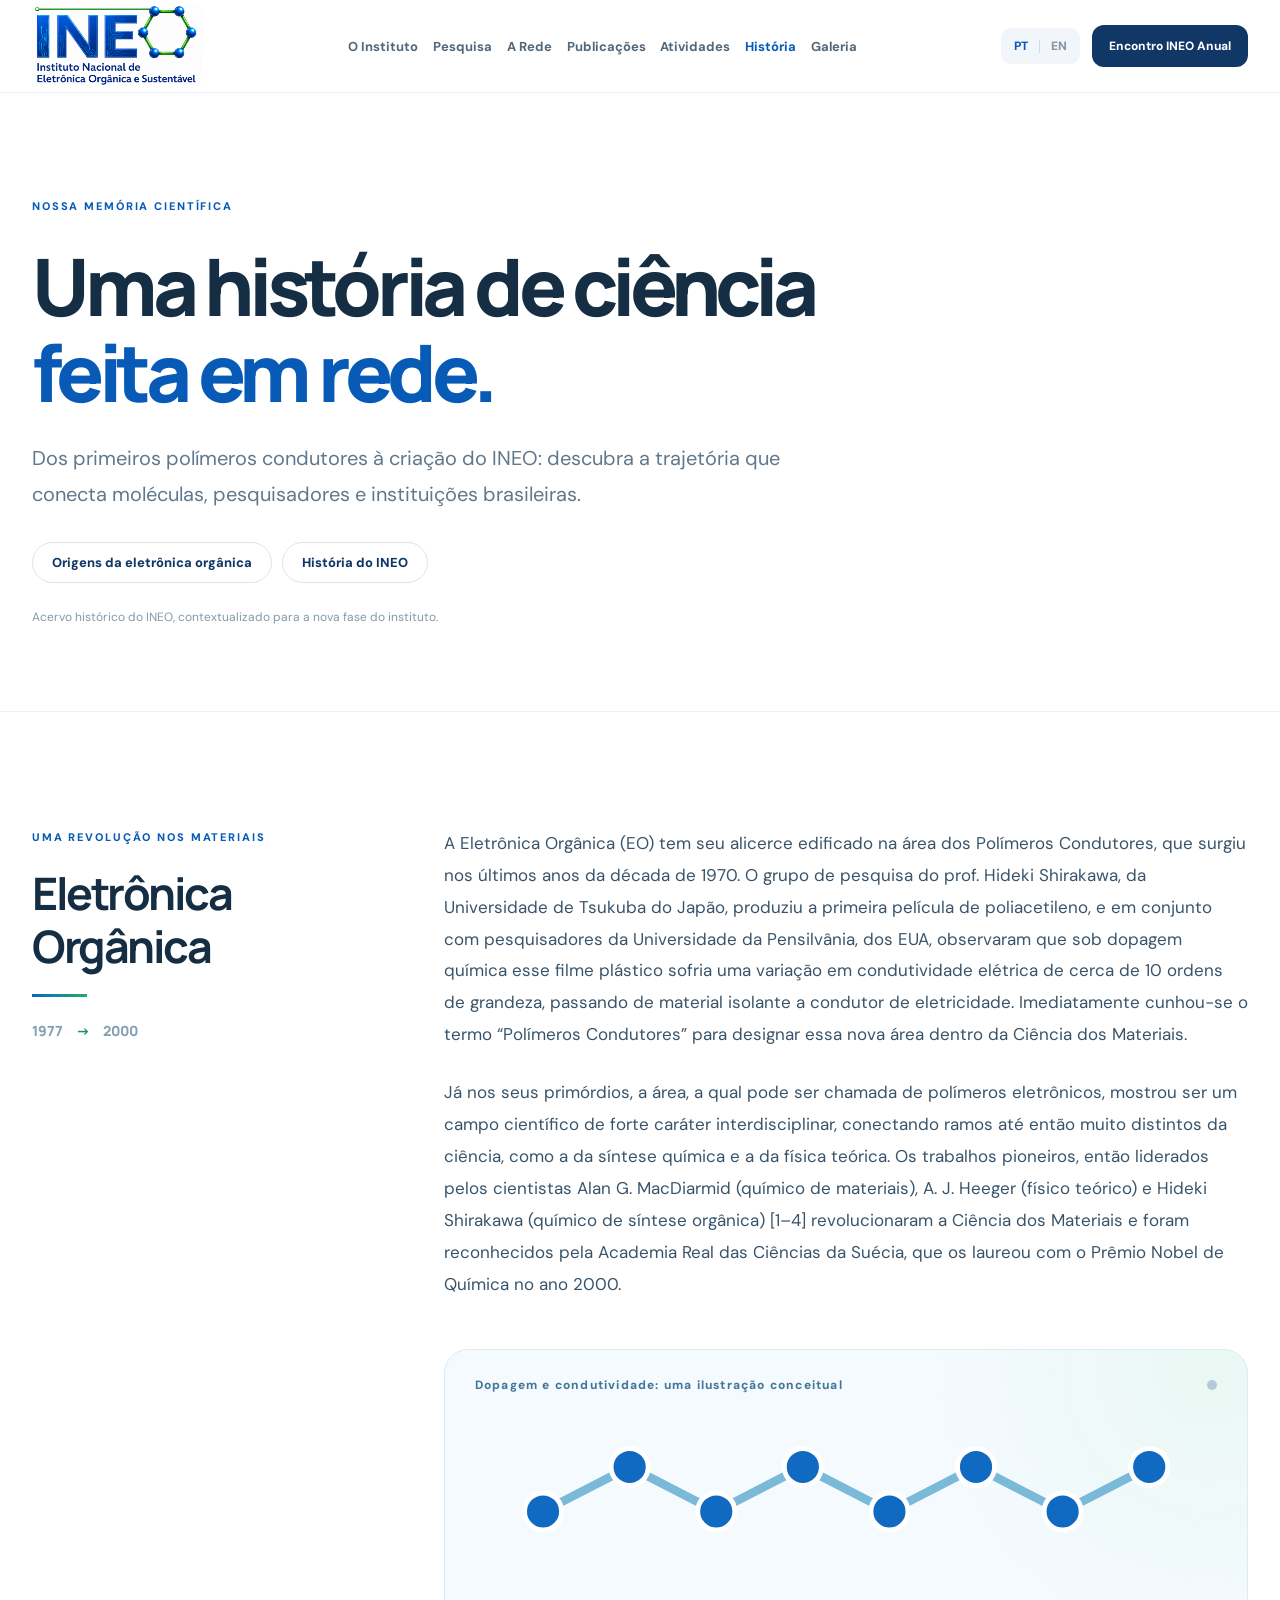
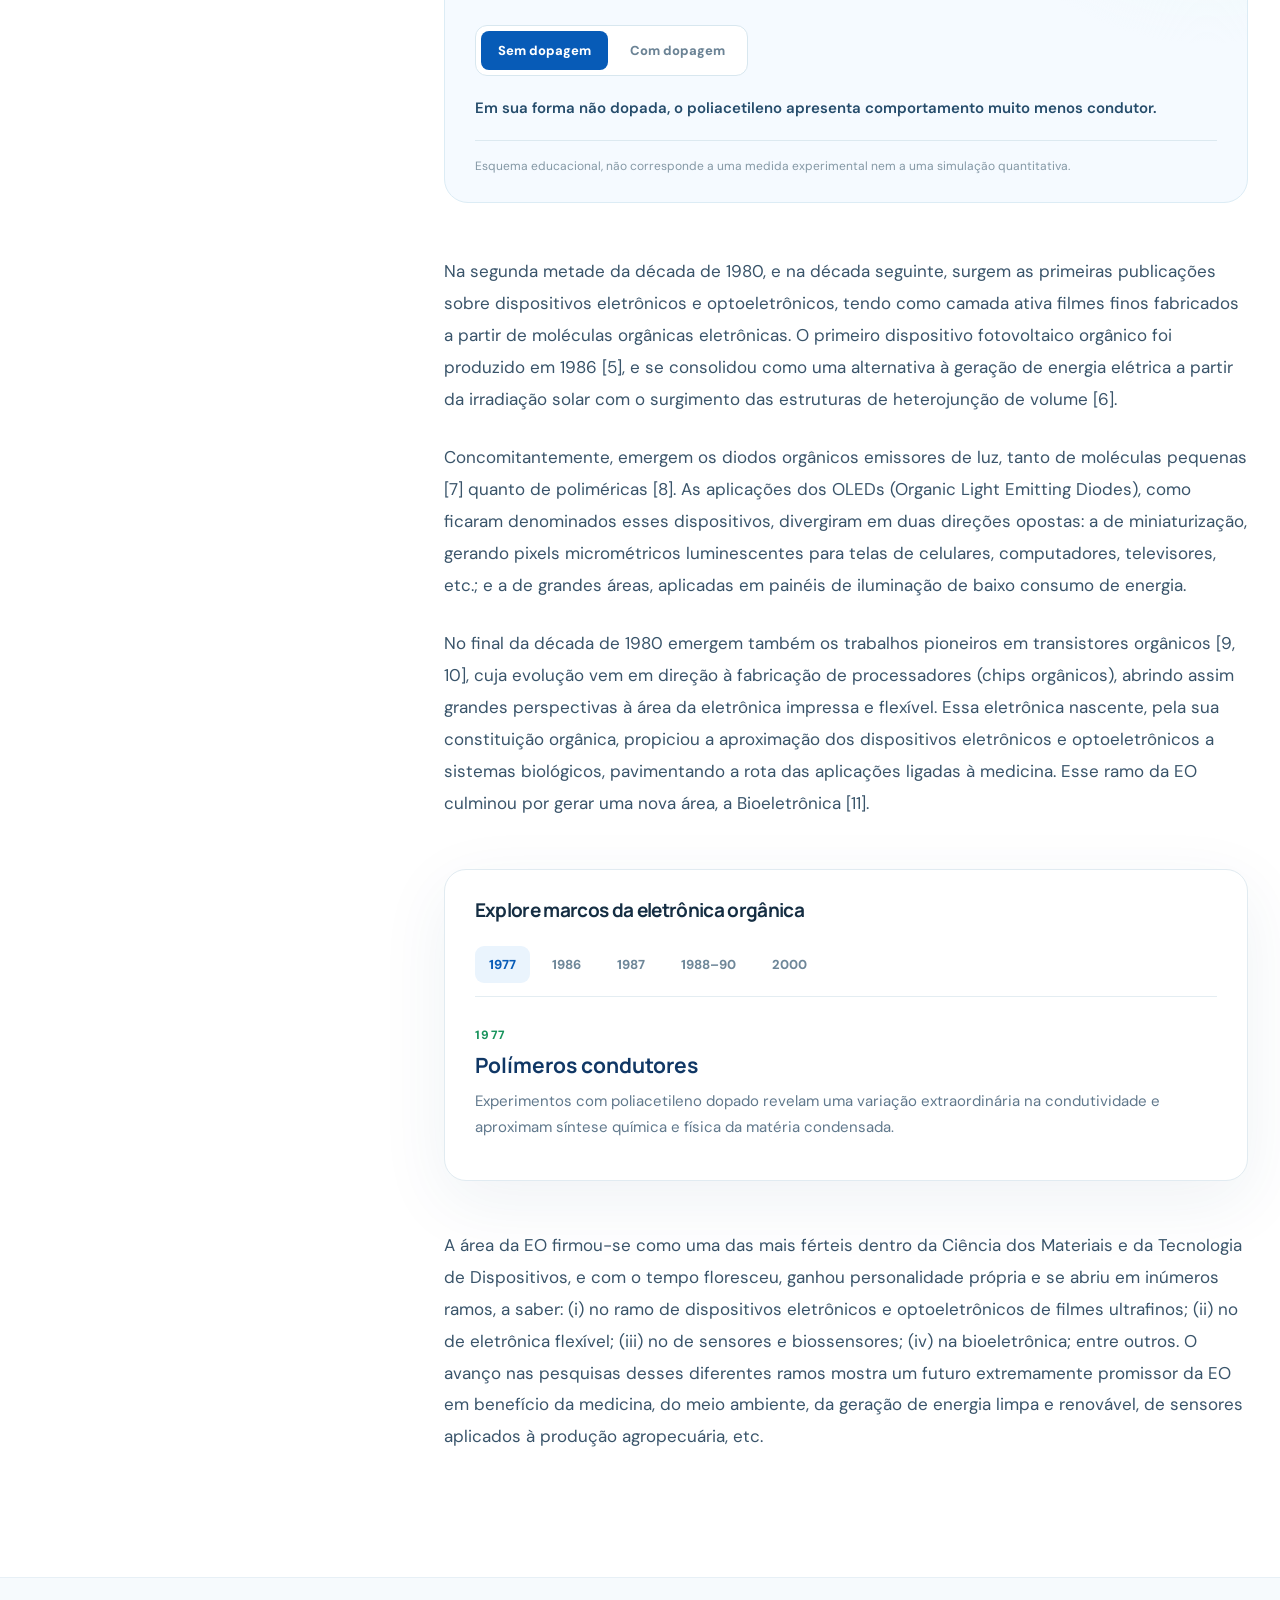
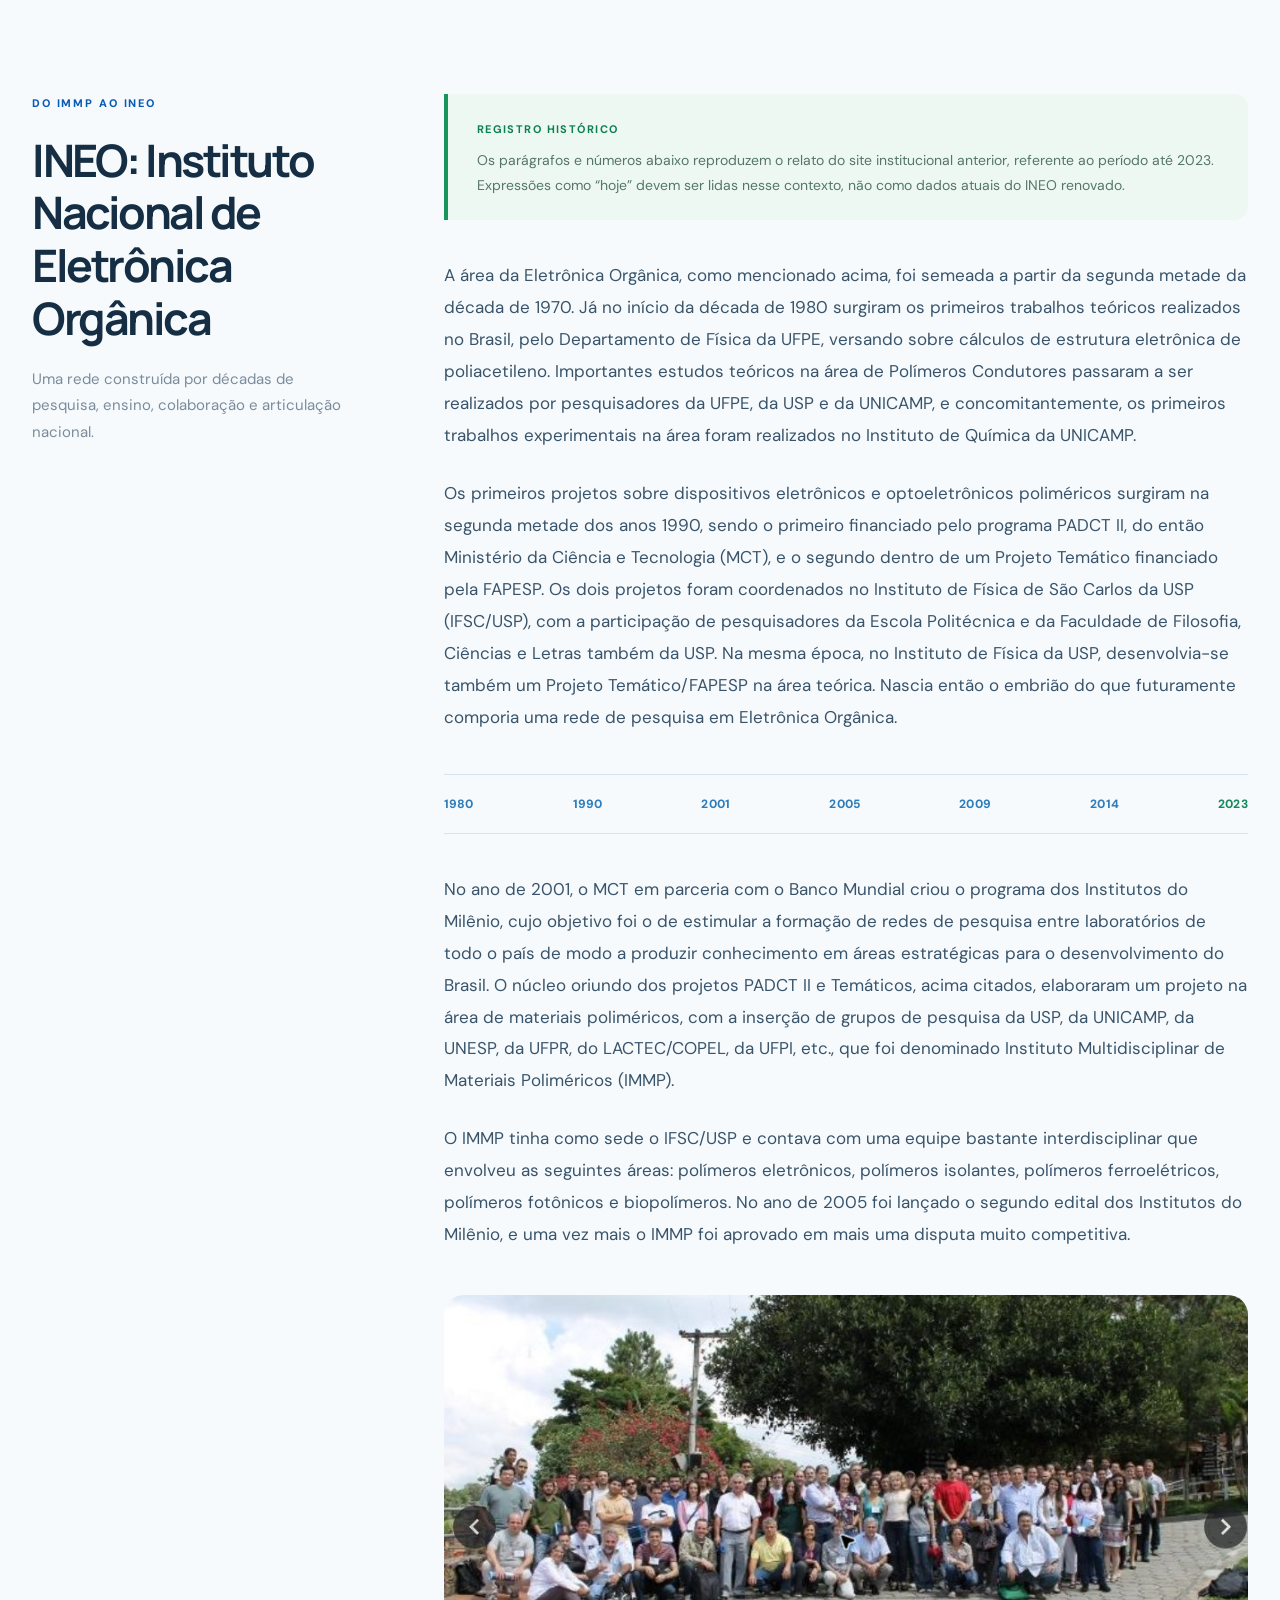
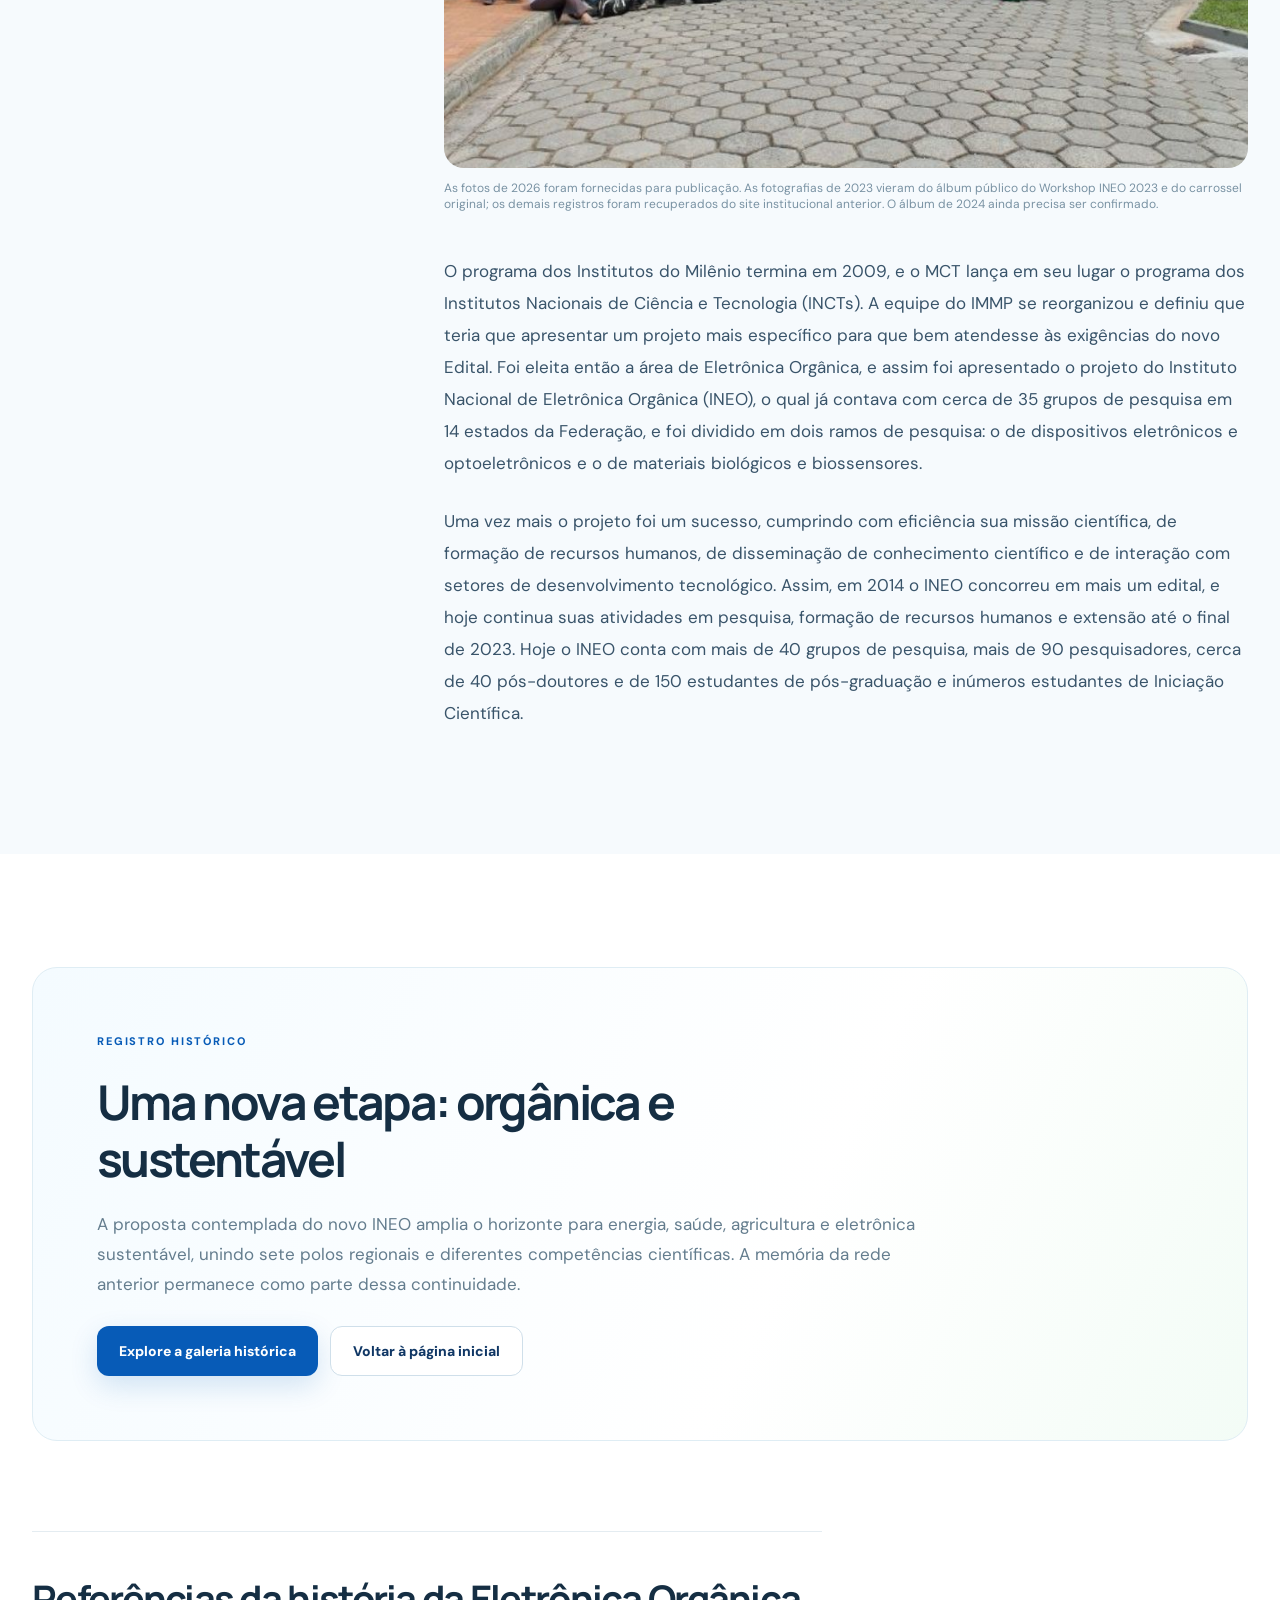
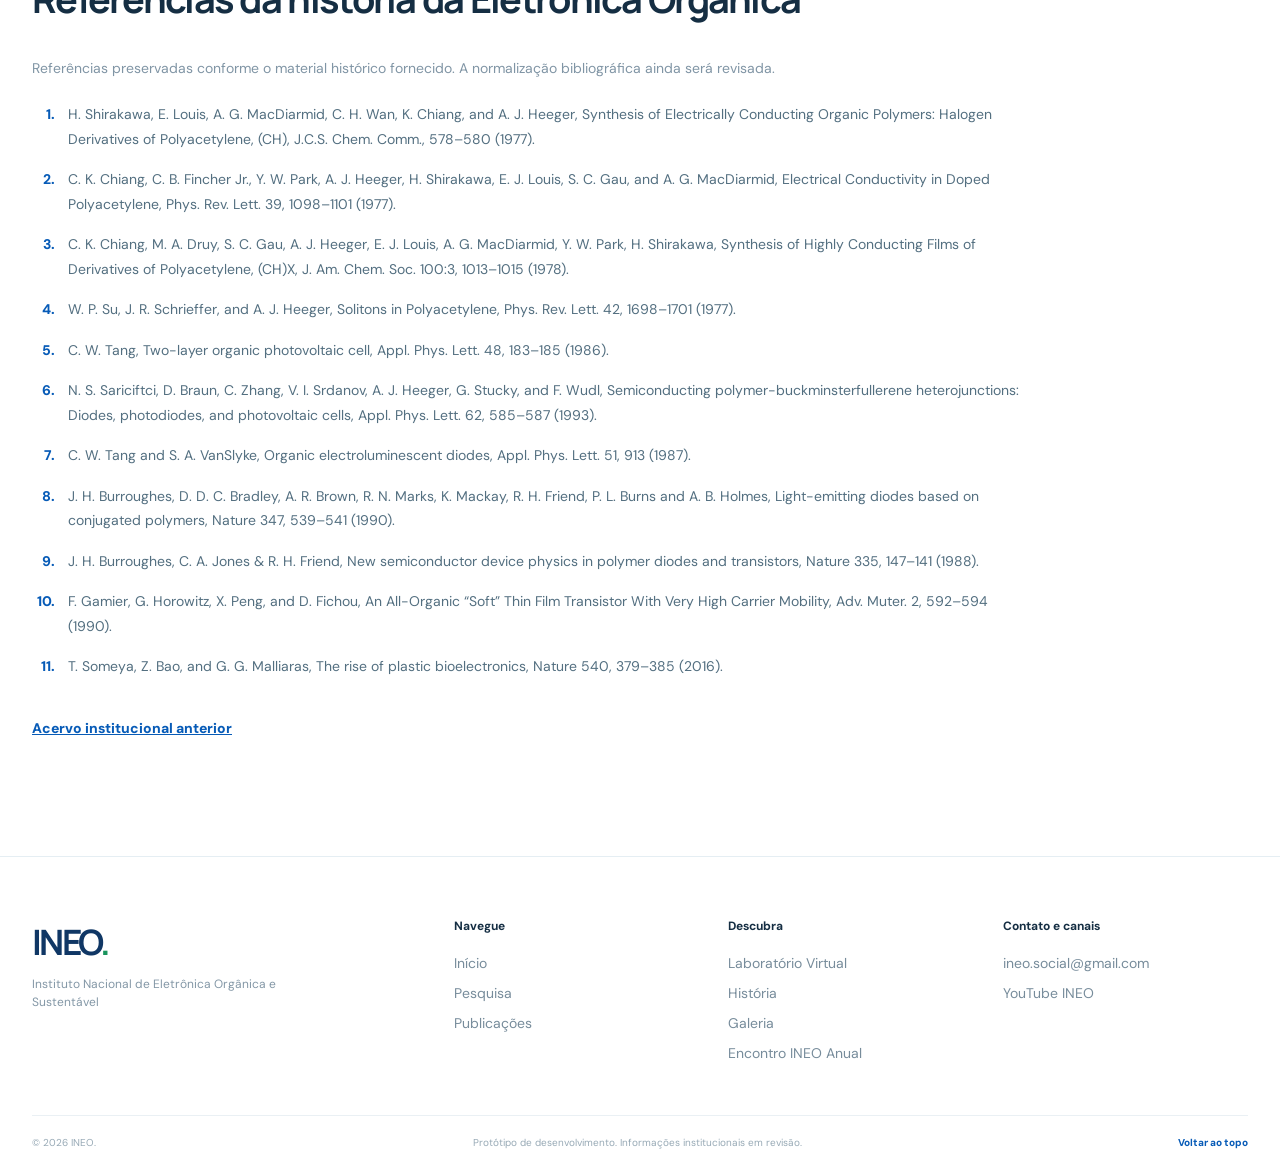
<file: historia.html>
<!doctype html>
<html lang="pt-BR">
  <head>
    <meta charset="UTF-8" />
    <meta name="viewport" content="width=device-width, initial-scale=1.0" />
    <meta name="theme-color" content="#ffffff" />
    <meta name="description" content="Conheça a história da eletrônica orgânica e a criação do INEO, do IMMP à rede nacional." />
    <title>História do INEO | Eletrônica Orgânica</title>
    <link rel="icon" href="assets/ineo-logo.png" type="image/png" />
    <link rel="preconnect" href="https://fonts.googleapis.com" />
    <link rel="preconnect" href="https://fonts.gstatic.com" crossorigin />
    <link href="https://fonts.googleapis.com/css2?family=DM+Sans:wght@400;500;600;700&family=Manrope:wght@400;500;600;700;800&display=swap" rel="stylesheet" />
    <link rel="stylesheet" href="styles.css" />
    <link rel="stylesheet" href="subpages.css" />
    <script src="app.js?v=20261128-virtual-lab" defer></script>
    <script src="history.js?v=20261127-archive" defer></script>
  </head>
  <body data-page="history">
    <a class="skip-link" href="#main" data-i18n="skip">Pular para o conteúdo</a>
    <div class="reading-progress" aria-hidden="true"><span id="reading-progress-bar"></span></div>
    <header class="site-header" id="top">
      <div class="header-inner container">
        <a class="brand" href="index.html#inicio" aria-label="INEO, início" data-i18n-aria="brandHome"><span class="brand-crop"><img src="assets/ineo-logo.png" alt="INEO, Instituto Nacional de Eletrônica Orgânica e Sustentável" data-i18n-alt="officialLogoAlt" /></span></a>
        <nav class="desktop-nav" aria-label="Navegação principal" data-i18n-aria="navLabel">
          <a href="index.html#instituto" data-i18n="navInstitute">O Instituto</a>
          <a href="index.html#pesquisa" data-i18n="navResearch">Pesquisa</a>
          <a href="index.html#rede" data-i18n="navNetwork">A Rede</a>
          <a href="index.html#publicacoes" data-i18n="navPublications">Publicações</a>
          <a href="index.html#atividades" data-i18n="navActivities">Atividades</a>
          <a href="historia.html" aria-current="page" data-i18n="navHistory">História</a>
          <a href="galeria.html" data-i18n="navGallery">Galeria</a>
        </nav>
        <div class="header-actions"><div class="language-switch" role="group" aria-label="Idioma / Language"><button type="button" data-lang="pt" class="is-active" aria-pressed="true">PT</button><span aria-hidden="true"></span><button type="button" data-lang="en" aria-pressed="false">EN</button></div><a href="encontro.html" class="header-explore" data-i18n="navAnnual">Encontro INEO Anual</a><button class="menu-toggle" id="menu-toggle" type="button" aria-controls="mobile-nav" aria-expanded="false" aria-label="Abrir menu" data-i18n-aria="openMenu"><span></span><span></span><span></span></button></div>
      </div>
      <nav class="mobile-nav" id="mobile-nav" aria-label="Navegação móvel" data-i18n-aria="mobileNavLabel" hidden>
        <a href="index.html#inicio" data-i18n="navHome">Início</a><a href="index.html#instituto" data-i18n="navInstitute">O Instituto</a><a href="index.html#pesquisa" data-i18n="navResearch">Pesquisa</a><a href="index.html#rede" data-i18n="navNetwork">A Rede</a><a href="index.html#publicacoes" data-i18n="navPublications">Publicações</a><a href="index.html#atividades" data-i18n="navActivities">Atividades</a><a href="historia.html" aria-current="page" data-i18n="navHistory">História</a><a href="galeria.html" data-i18n="navGallery">Galeria</a><a href="encontro.html" data-i18n="navAnnual">Encontro INEO Anual</a>
      </nav>
    </header>

    <main id="main">
      <section class="subpage-hero container" aria-labelledby="story-title">
        <p class="section-kicker" data-i18n="storyKicker">NOSSA MEMÓRIA CIENTÍFICA</p>
        <h1 id="story-title" data-i18n-html="storyTitle">Uma história de ciência <em>feita em rede.</em></h1>
        <p class="subpage-lead" data-i18n="storyLead">Dos primeiros polímeros condutores à criação do INEO: descubra a trajetória que conecta moléculas, pesquisadores e instituições brasileiras.</p>
        <div class="subpage-hero-links"><a href="#organica" data-i18n="storyNavigationScience">Origens da eletrônica orgânica</a><a href="#trajetoria" data-i18n="storyNavigationInstitute">História do INEO</a></div>
        <p class="source-caption" data-i18n="storySource">Acervo histórico do INEO, contextualizado para a nova fase do instituto.</p>
      </section>

      <section id="organica" class="story-section story-section-white" aria-labelledby="organic-heading">
        <div class="container story-layout">
          <div class="story-aside"><p class="section-kicker" data-i18n="storyScienceKicker">UMA REVOLUÇÃO NOS MATERIAIS</p><h2 id="organic-heading" data-i18n="storyScienceTitle">Eletrônica Orgânica</h2><span class="story-aside-line" aria-hidden="true"></span><p class="story-aside-detail">1977 <span>→</span> 2000</p></div>
          <div class="story-article">
            <div class="story-prose" id="organic-origin"></div>
            <div class="doping-explainer" id="doping-explainer" data-doped="false">
              <div class="explainer-head"><span class="mini-kicker" data-i18n="storyDopingCaption">Dopagem e condutividade: uma ilustração conceitual</span><span class="explainer-beacon" aria-hidden="true"></span></div>
              <svg class="polymer-diagram" viewBox="0 0 600 160" role="img" aria-label="Cadeia polimérica esquemática com cargas ativadas no estado dopado" data-i18n-aria="storyDopingCaption">
                <g fill="none" stroke="#7ab9d7" stroke-width="7" stroke-linecap="round"><path d="M55 78 L125 42 L195 78 L265 42 L335 78 L405 42 L475 78 L545 42"/></g>
                <g class="polymer-atoms" fill="#116ac1" stroke="#fff" stroke-width="4"><circle cx="55" cy="78" r="15"/><circle cx="125" cy="42" r="15"/><circle cx="195" cy="78" r="15"/><circle cx="265" cy="42" r="15"/><circle cx="335" cy="78" r="15"/><circle cx="405" cy="42" r="15"/><circle cx="475" cy="78" r="15"/><circle cx="545" cy="42" r="15"/></g>
                <g class="doping-carriers" fill="#23a768"><circle cx="97" cy="113" r="9"/><circle cx="235" cy="116" r="9"/><circle cx="370" cy="114" r="9"/><circle cx="505" cy="115" r="9"/></g>
                <path class="charge-flow" d="M48 129 H558" stroke="#23a768" stroke-width="4" stroke-linecap="round" stroke-dasharray="12 18"/>
              </svg>
              <div class="doping-controls" role="group" aria-label="Estado de dopagem" data-i18n-aria="storyDopingCaption"><button type="button" data-doping-choice="false" class="is-selected" aria-pressed="true" data-i18n="storyDopingOff">Sem dopagem</button><button type="button" data-doping-choice="true" aria-pressed="false" data-i18n="storyDopingOn">Com dopagem</button></div>
              <p class="explainer-result" id="doping-description" aria-live="polite">Em sua forma não dopada, o poliacetileno apresenta comportamento muito menos condutor.</p>
              <p class="explainer-caveat" data-i18n="storyDopingNotice">Esquema educacional, não corresponde a uma medida experimental nem a uma simulação quantitativa.</p>
            </div>
            <div class="story-prose" id="organic-devices"></div>
            <div class="timeline-explainer" aria-labelledby="timeline-heading">
              <h3 id="timeline-heading" data-i18n="storyTimelineLabel">Explore marcos da eletrônica orgânica</h3>
              <div class="timeline-tabs" id="timeline-tabs" role="tablist" aria-label="Marcos científicos" data-i18n-aria="storyTimelineLabel"></div>
              <div class="timeline-detail" id="timeline-detail" role="tabpanel" aria-live="polite"></div>
            </div>
            <div class="story-prose" id="organic-fields"></div>
          </div>
        </div>
      </section>

      <section id="trajetoria" class="story-section story-section-pale" aria-labelledby="ineo-history-heading">
        <div class="container story-layout">
          <div class="story-aside"><p class="section-kicker" data-i18n="storyInstituteKicker">DO IMMP AO INEO</p><h2 id="ineo-history-heading" data-i18n="storyInstituteTitle">INEO: Instituto Nacional de Eletrônica Orgânica</h2><p class="story-aside-summary" data-i18n="storyInstituteLead">Uma rede construída por décadas de pesquisa, ensino, colaboração e articulação nacional.</p></div>
          <div class="story-article">
            <div class="archive-notice"><strong data-i18n="storyArchiveBadge">REGISTRO HISTÓRICO</strong><p data-i18n="storyArchiveNote">Os parágrafos e números abaixo reproduzem o relato do site institucional anterior, referente ao período até 2023.</p></div>
            <div class="story-prose" id="ineo-early"></div>
            <div class="history-years" aria-hidden="true"><span>1980</span><span>1990</span><span>2001</span><span>2005</span><span>2009</span><span>2014</span><span>2023</span></div>
            <div class="story-prose" id="ineo-millennium"></div>
            <figure class="story-photo"><img id="historic-photo" src="" alt="Registro fotográfico de participantes de encontros da rede INEO" loading="lazy" /><figcaption data-i18n="gallerySourceNote">Fonte: carrossel público do site institucional anterior.</figcaption></figure>
            <div class="story-prose" id="ineo-network"></div>
          </div>
        </div>
      </section>

      <section class="story-future-section container"><div class="story-future-card"><p class="section-kicker" data-i18n="storyArchiveBadge">REGISTRO HISTÓRICO</p><h2 data-i18n="storyFutureTitle">Uma nova etapa: orgânica e sustentável</h2><p data-i18n="storyFutureDesc">A proposta contemplada do novo INEO amplia o horizonte para energia, saúde, agricultura e eletrônica sustentável, unindo sete polos regionais e diferentes competências científicas.</p><div class="story-future-actions"><a href="galeria.html" class="button button-primary" data-i18n="storyGalleryCta">Explore a galeria histórica</a><a href="index.html" class="button button-outline" data-i18n="storyBackHome">Voltar à página inicial</a></div></div></section>

      <section id="referencias" class="references-section container" aria-labelledby="references-heading"><div class="references-heading"><h2 id="references-heading" data-i18n="storyReferences">Referências da história da Eletrônica Orgânica</h2><p data-i18n="storyReferenceNote">Referências preservadas conforme o material histórico fornecido. A normalização bibliográfica ainda será revisada.</p></div><ol class="reference-list" id="reference-list"></ol><a class="source-link" href="https://sites.google.com/unesp.br/ineo2020/in%C3%ADcio/hist%C3%B3ria-do-ineo" target="_blank" rel="noopener noreferrer" data-i18n="footerLegacy">Acervo institucional anterior</a></section>
    </main>

    <footer class="site-footer"><div class="container footer-grid"><div class="footer-brand"><strong>INEO<span class="footer-dot">.</span></strong><p data-i18n="footerFullName">Instituto Nacional de Eletrônica Orgânica e Sustentável</p></div><div class="footer-links"><strong data-i18n="footerNavigate">Navegue</strong><a href="index.html" data-i18n="navHome">Início</a><a href="index.html#pesquisa" data-i18n="navResearch">Pesquisa</a><a href="index.html#publicacoes" data-i18n="navPublications">Publicações</a></div><div class="footer-links"><strong data-i18n="footerExplore">Descubra</strong><a href="laboratorio.html" data-i18n="navVirtualLab">Laboratório Virtual</a><a href="historia.html" data-i18n="navHistory">História</a><a href="galeria.html" data-i18n="navGallery">Galeria</a><a href="encontro.html" data-i18n="navAnnual">Encontro INEO Anual</a></div><div class="footer-links"><strong data-i18n="footerContact">Contato e canais</strong><a href="mailto:ineo.social@gmail.com">ineo.social@gmail.com</a><a href="https://www.youtube.com/channel/UCWodZrO5kmt6QFDrZiXugHg" target="_blank" rel="noopener noreferrer">YouTube INEO</a></div></div><div class="container footer-bottom"><span>© <span id="current-year"></span> INEO.</span><span data-i18n="footerPrototype">Protótipo de desenvolvimento. Informações institucionais em revisão.</span><a href="#top" data-i18n="backTop">Voltar ao topo</a></div></footer>
  </body>
</html>
</file>
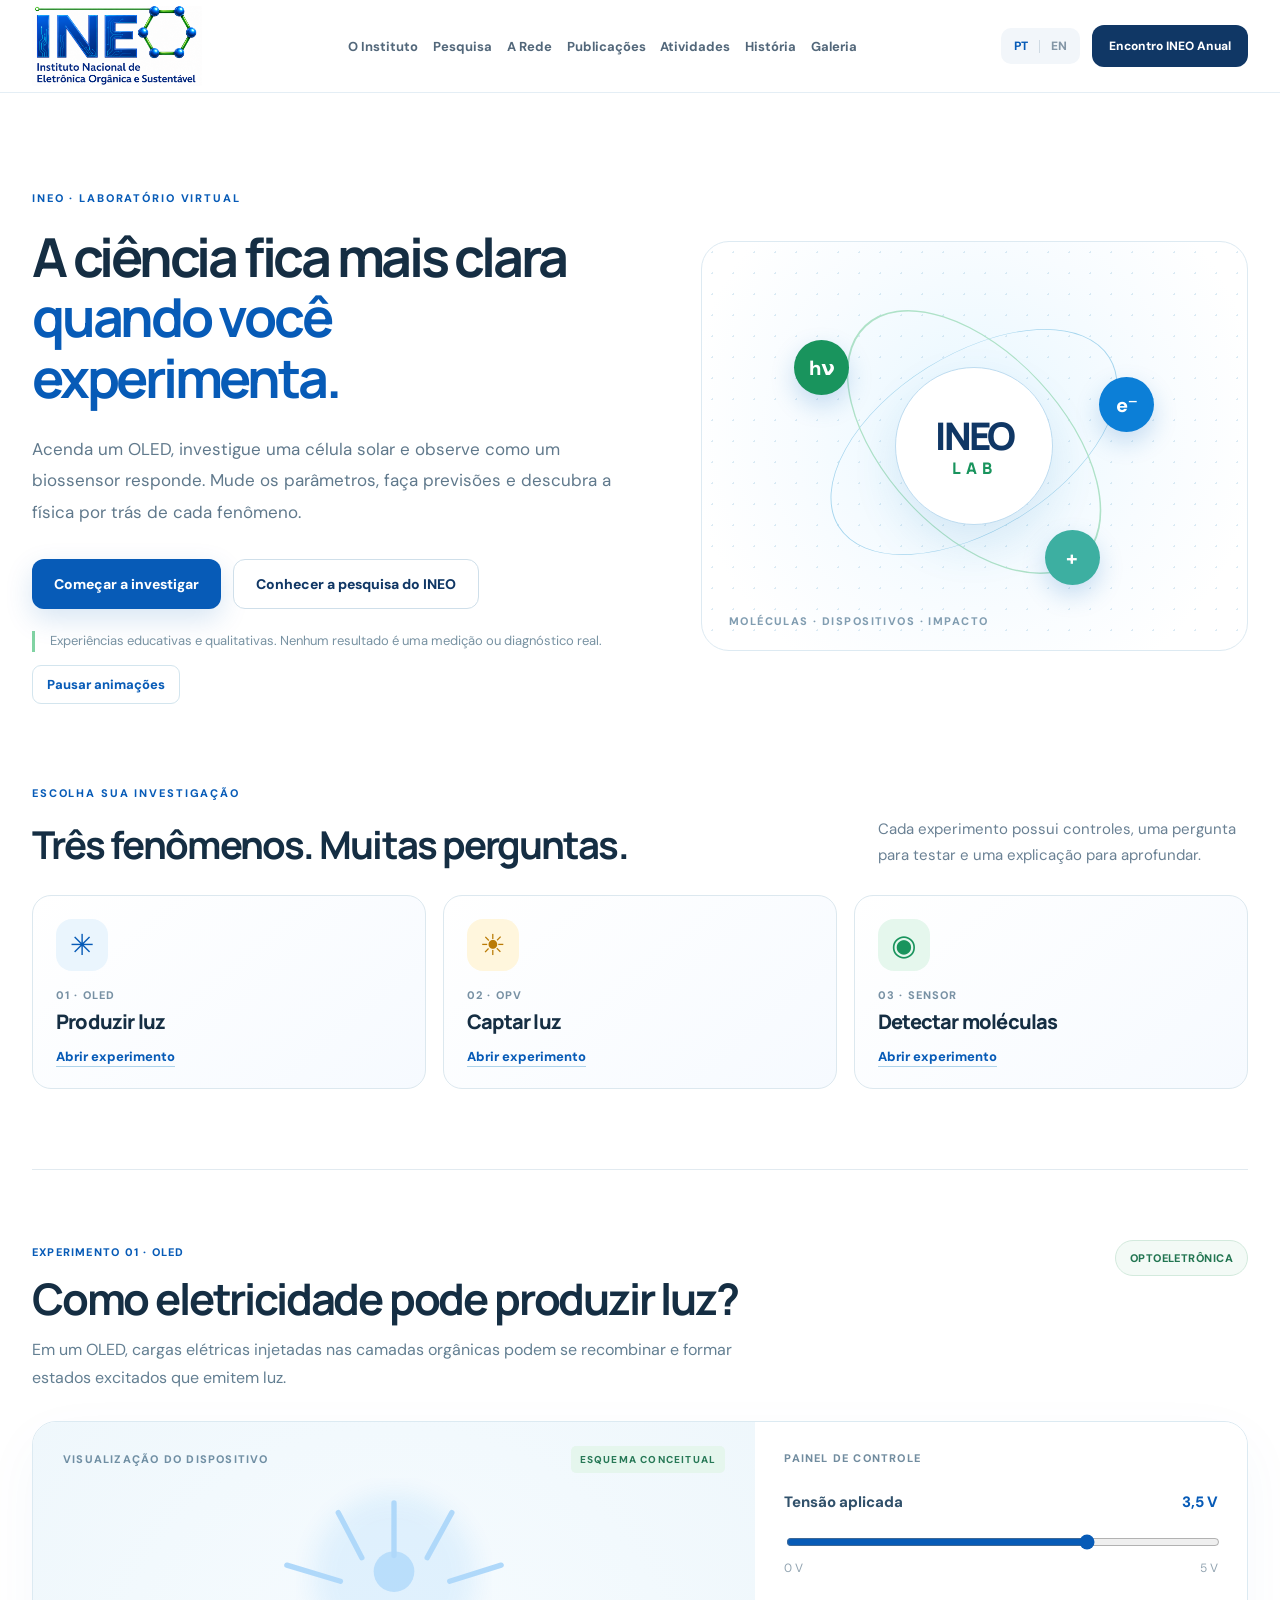
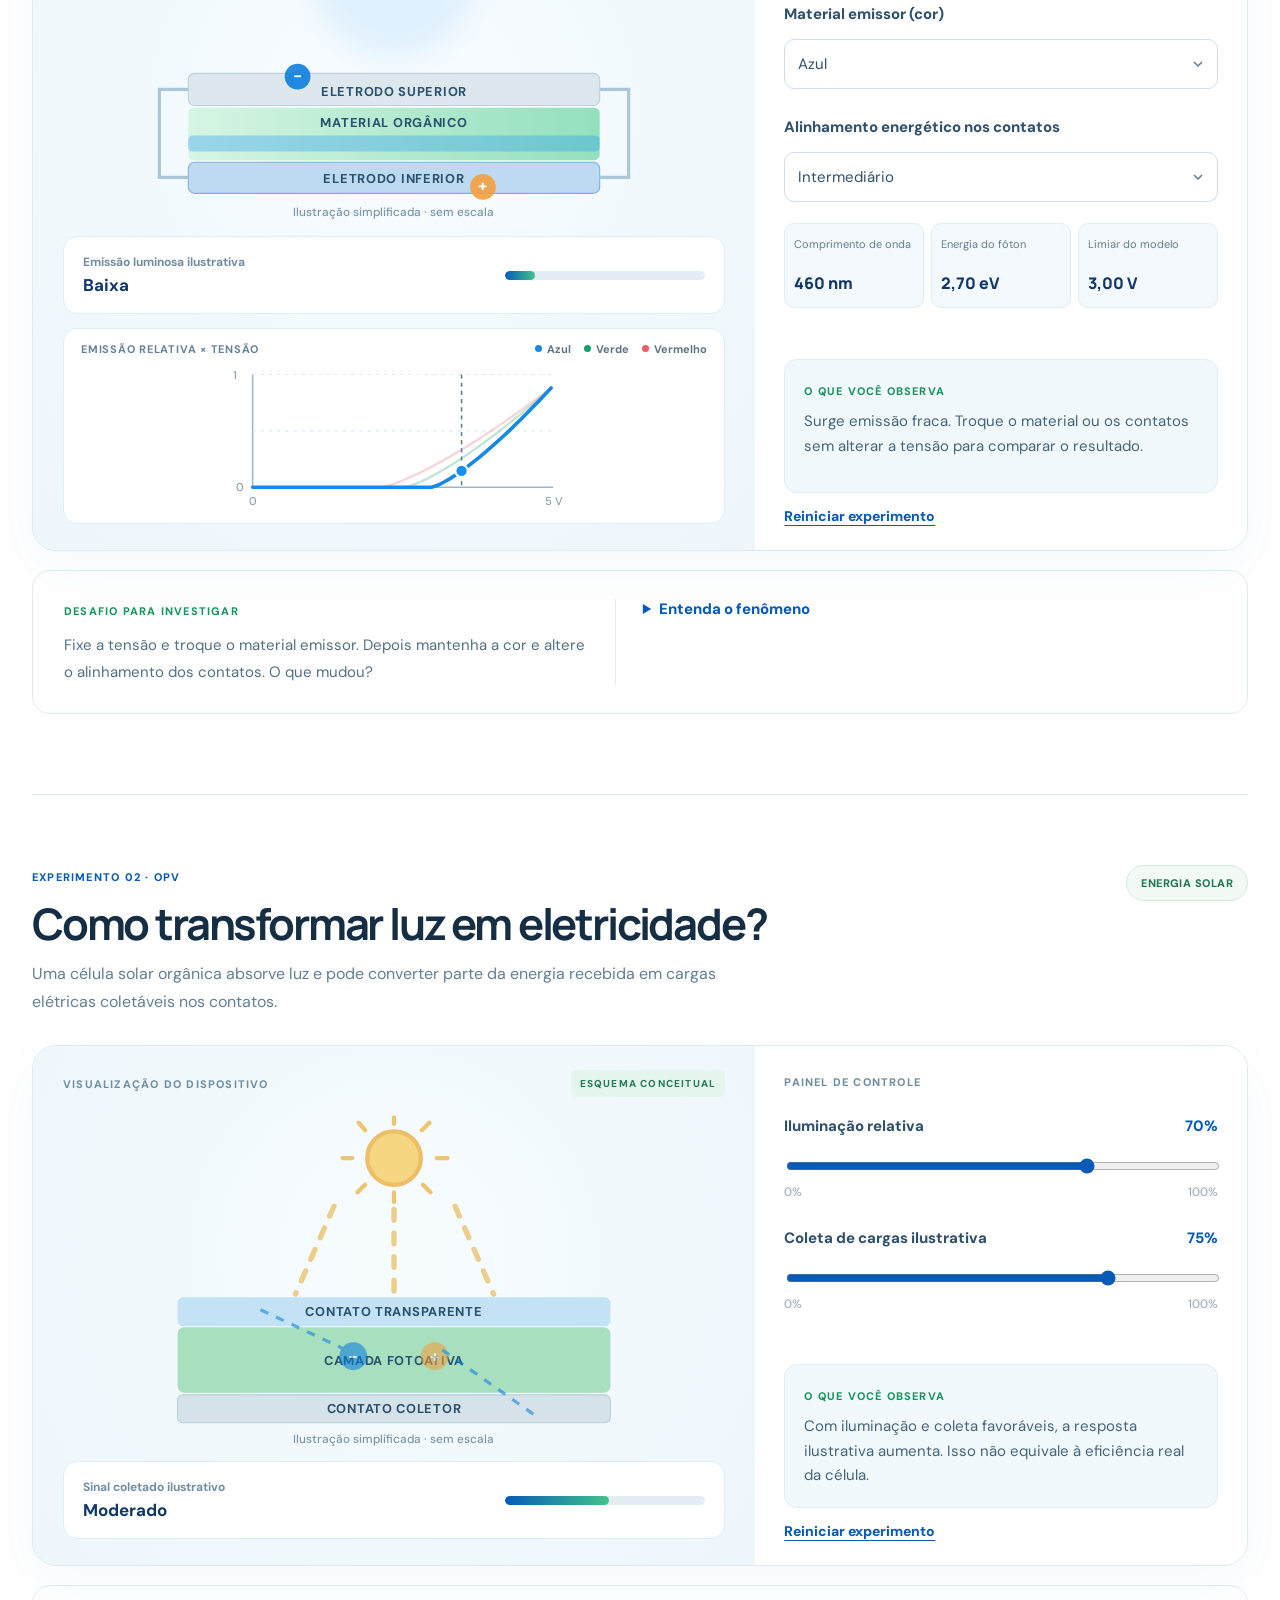
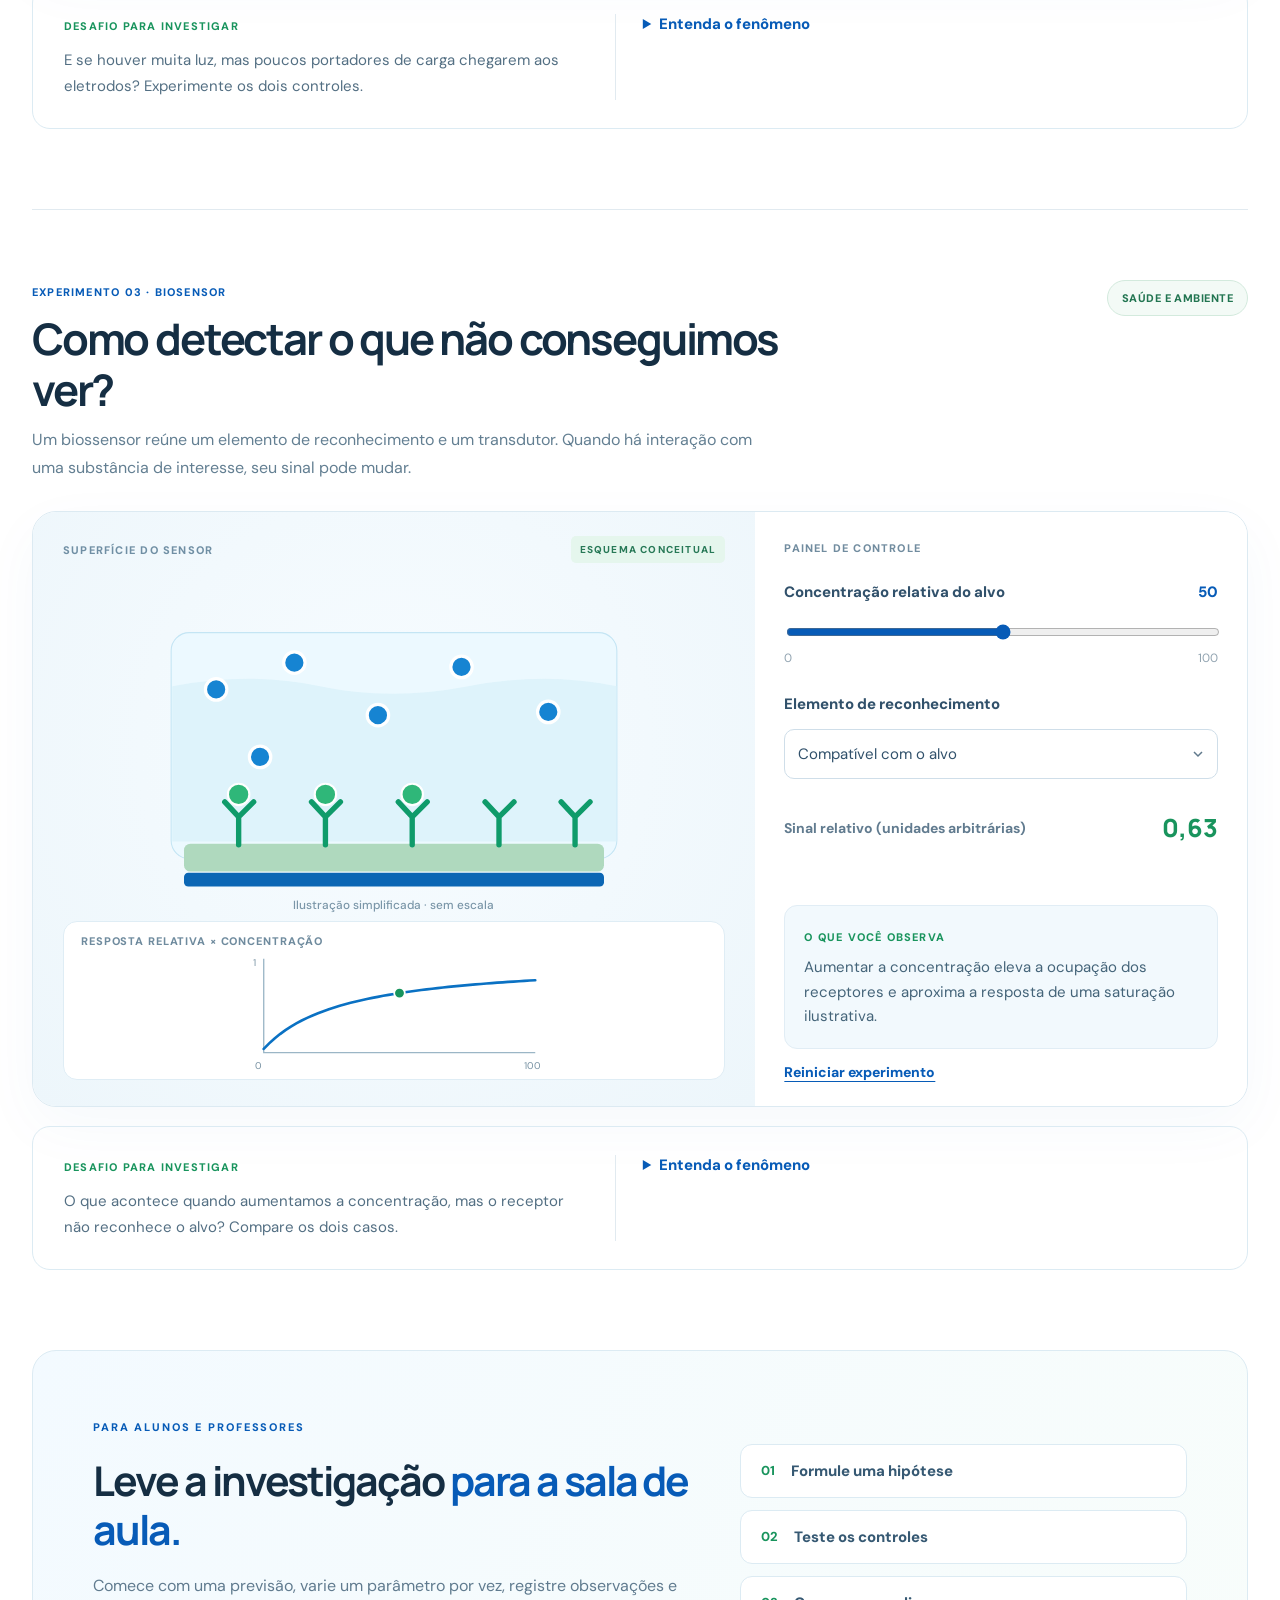
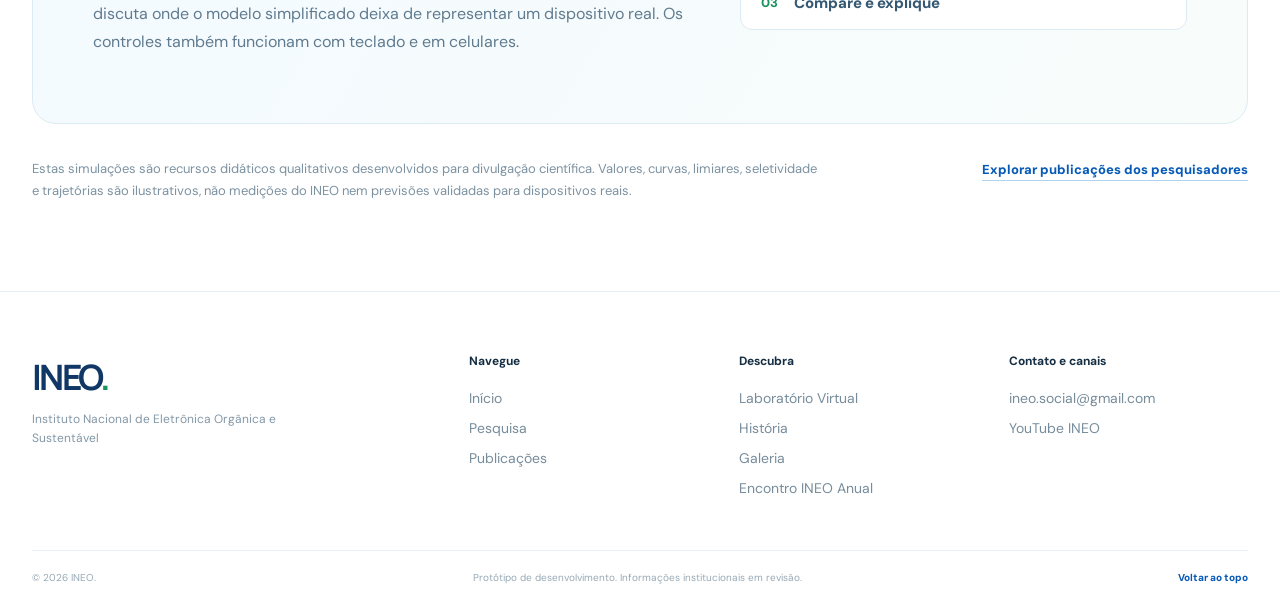
<file: laboratorio.html>
<!doctype html>
<html lang="pt-BR">
  <head>
    <meta charset="UTF-8" />
    <meta name="viewport" content="width=device-width, initial-scale=1.0" />
    <meta name="theme-color" content="#ffffff" />
    <meta name="description" content="Laboratório Virtual do INEO: investigue OLEDs, células solares orgânicas e biossensores em simulações interativas bilíngues." />
    <title>Laboratório Virtual | INEO</title>
    <link rel="icon" href="assets/ineo-logo.png" type="image/png" />
    <link rel="preconnect" href="https://fonts.googleapis.com" />
    <link rel="preconnect" href="https://fonts.gstatic.com" crossorigin />
    <link href="https://fonts.googleapis.com/css2?family=DM+Sans:wght@400;500;600;700&family=Manrope:wght@400;500;600;700;800&display=swap" rel="stylesheet" />
    <link rel="stylesheet" href="styles.css" />
    <link rel="stylesheet" href="laboratorio.css?v=20261128-oled-physics" />
    <script src="app.js?v=20261128-virtual-lab" defer></script>
    <script src="laboratorio.js?v=20261128-oled-physics" defer></script>
  </head>
  <body data-page="lab">
    <a class="skip-link" href="#main" data-i18n="skip">Pular para o conteúdo</a>
    <div class="reading-progress" aria-hidden="true"><span id="reading-progress-bar"></span></div>
    <header class="site-header" id="top">
      <div class="header-inner container">
        <a class="brand" href="index.html#inicio" aria-label="INEO, início" data-i18n-aria="brandHome"><span class="brand-crop"><img src="assets/ineo-logo.png" alt="INEO, Instituto Nacional de Eletrônica Orgânica e Sustentável" data-i18n-alt="officialLogoAlt" /></span></a>
        <nav class="desktop-nav" aria-label="Navegação principal" data-i18n-aria="navLabel">
          <a href="index.html#instituto" data-i18n="navInstitute">O Instituto</a><a href="index.html#pesquisa" class="active" data-i18n="navResearch">Pesquisa</a><a href="index.html#rede" data-i18n="navNetwork">A Rede</a><a href="index.html#publicacoes" data-i18n="navPublications">Publicações</a><a href="index.html#atividades" data-i18n="navActivities">Atividades</a><a href="historia.html" data-i18n="navHistory">História</a><a href="galeria.html" data-i18n="navGallery">Galeria</a>
        </nav>
        <div class="header-actions"><div class="language-switch" role="group" aria-label="Idioma / Language"><button type="button" data-lang="pt" class="is-active" aria-pressed="true">PT</button><span aria-hidden="true"></span><button type="button" data-lang="en" aria-pressed="false">EN</button></div><a href="encontro.html" class="header-explore" data-i18n="navAnnual">Encontro INEO Anual</a><button class="menu-toggle" id="menu-toggle" type="button" aria-controls="mobile-nav" aria-expanded="false" aria-label="Abrir menu" data-i18n-aria="openMenu"><span></span><span></span><span></span></button></div>
      </div>
      <nav class="mobile-nav" id="mobile-nav" aria-label="Navegação móvel" data-i18n-aria="mobileNavLabel" hidden><a href="index.html#inicio" data-i18n="navHome">Início</a><a href="index.html#instituto" data-i18n="navInstitute">O Instituto</a><a href="index.html#pesquisa" data-i18n="navResearch">Pesquisa</a><a href="laboratorio.html" aria-current="page" data-i18n="navVirtualLab">Laboratório Virtual</a><a href="index.html#rede" data-i18n="navNetwork">A Rede</a><a href="index.html#publicacoes" data-i18n="navPublications">Publicações</a><a href="index.html#atividades" data-i18n="navActivities">Atividades</a><a href="historia.html" data-i18n="navHistory">História</a><a href="galeria.html" data-i18n="navGallery">Galeria</a><a href="encontro.html" data-i18n="navAnnual">Encontro INEO Anual</a></nav>
    </header>

    <main id="main">
      <section class="lab-hero container" aria-labelledby="lab-heading">
        <div class="lab-hero-copy">
          <p class="section-kicker" data-lab="eyebrow">INEO · LABORATÓRIO VIRTUAL</p>
          <h1 id="lab-heading" data-lab-html="heroTitle">A ciência fica mais clara <em>quando você experimenta.</em></h1>
          <p class="lab-lead" data-lab="heroLead">Acenda um OLED, investigue uma célula solar e observe como um biossensor responde. Mude os parâmetros, faça previsões e descubra a física por trás de cada fenômeno.</p>
          <div class="lab-hero-actions"><a href="#experimentos" class="button button-primary" data-lab="start">Começar a investigar</a><a href="index.html#pesquisa" class="button button-outline" data-lab="backResearch">Conhecer a pesquisa do INEO</a></div>
          <p class="lab-hero-note" data-lab="heroNote">Experiências educativas e qualitativas. Nenhum resultado é uma medição ou diagnóstico real.</p>
          <button id="lab-motion" class="lab-motion-toggle" type="button" aria-pressed="false" data-lab="pauseMotion">Pausar animações</button>
        </div>
        <div class="lab-hero-art" aria-hidden="true"><div class="lab-hero-grid"></div><div class="lab-orbit orbit-one"></div><div class="lab-orbit orbit-two"></div><div class="lab-core">INEO<span>LAB</span></div><div class="lab-art-node node-one">hν</div><div class="lab-art-node node-two">e⁻</div><div class="lab-art-node node-three">+</div><span class="lab-art-caption" data-lab="artCaption">MOLÉCULAS · DISPOSITIVOS · IMPACTO</span></div>
      </section>

      <section id="experimentos" class="lab-directory container" aria-labelledby="lab-directory-heading">
        <div class="lab-section-intro"><div><p class="section-kicker" data-lab="chooseLabel">ESCOLHA SUA INVESTIGAÇÃO</p><h2 id="lab-directory-heading" data-lab="chooseTitle">Três fenômenos. Muitas perguntas.</h2></div><p data-lab="chooseDescription">Cada experimento possui controles, uma pergunta para testar e uma explicação para aprofundar.</p></div>
        <div class="lab-directory-cards">
          <a href="#oled" class="lab-directory-card"><span class="lab-card-symbol light-symbol" aria-hidden="true">✳</span><span class="lab-directory-index">01 · OLED</span><strong data-lab="oledShort">Produzir luz</strong><span data-lab="openExperiment">Abrir experimento</span></a>
          <a href="#solar" class="lab-directory-card"><span class="lab-card-symbol solar-symbol" aria-hidden="true">☀</span><span class="lab-directory-index">02 · OPV</span><strong data-lab="solarShort">Captar luz</strong><span data-lab="openExperiment">Abrir experimento</span></a>
          <a href="#biossensor" class="lab-directory-card"><span class="lab-card-symbol sensor-symbol" aria-hidden="true">◉</span><span class="lab-directory-index">03 · SENSOR</span><strong data-lab="sensorShort">Detectar moléculas</strong><span data-lab="openExperiment">Abrir experimento</span></a>
        </div>
      </section>

      <section id="oled" class="experiment-section container" aria-labelledby="oled-title">
        <div class="experiment-heading"><div><span class="experiment-index" data-lab="oledIndex">EXPERIMENTO 01 · OLED</span><h2 id="oled-title" data-lab="oledTitle">Como eletricidade pode produzir luz?</h2><p data-lab="oledIntro">Em um OLED, cargas elétricas injetadas nas camadas orgânicas podem se recombinar e formar estados excitados que emitem luz.</p></div><span class="experiment-chip" data-lab="optoelectronics">OPTOELETRÔNICA</span></div>
        <div class="experiment-workbench">
          <div class="experiment-view">
            <div class="experiment-view-top"><span data-lab="deviceView">VISUALIZAÇÃO DO DISPOSITIVO</span><span class="illustration-tag" data-lab="schematic">ESQUEMA CONCEITUAL</span></div>
            <svg class="experiment-svg oled-svg" viewBox="0 0 560 320" role="img" aria-labelledby="oled-visual-title oled-visual-desc">
              <title id="oled-visual-title" data-lab="oledVisualTitle">OLED de camadas orgânicas entre dois eletrodos</title><desc id="oled-visual-desc" data-lab="oledVisualDesc">Ilustração de cargas opostas convergindo para uma camada emissora e fótons emergindo do dispositivo quando a tensão aumenta.</desc>
              <defs><linearGradient id="oled-layer-gradient" x1="0" x2="1"><stop stop-color="#d6f5e4"/><stop offset="1" stop-color="#93e0bd"/></linearGradient><filter id="oled-soft-glow"><feGaussianBlur stdDeviation="12"/></filter></defs>
              <g class="oled-photons" id="oled-photons"><circle cx="280" cy="82" r="76" id="oled-glow" fill="#1e8dd9" opacity=".3" filter="url(#oled-soft-glow)"/><path d="M280 63 V14 M250 65 L228 23 M311 65 L334 23 M230 87 L180 72 M332 87 L380 72" fill="none" stroke="var(--emission, #1688ee)" stroke-width="5" stroke-linecap="round"/><circle cx="280" cy="78" r="19" fill="var(--emission, #1688ee)" opacity=".8"/></g>
              <g><rect x="88" y="173" width="384" height="30" rx="6" fill="#dce7ee" stroke="#bed0dc"/><rect x="88" y="205" width="384" height="49" rx="5" fill="url(#oled-layer-gradient)"/><rect x="88" y="256" width="384" height="29" rx="6" fill="#bddaf1" stroke="#7bb2d9"/><rect x="88" y="231" width="384" height="15" rx="4" id="oled-active-layer" fill="#b7cbd6" opacity=".8"/><text x="280" y="194" text-anchor="middle" class="experiment-svg-label" data-lab="upperContact">ELETRODO SUPERIOR</text><text x="280" y="223" text-anchor="middle" class="experiment-svg-label" data-lab="organicLayer">MATERIAL ORGÂNICO</text><text x="280" y="275" text-anchor="middle" class="experiment-svg-label" data-lab="lowerContact">ELETRODO INFERIOR</text></g>
              <g class="oled-carriers" id="oled-carriers"><circle class="carrier-electron" cx="190" cy="176" r="12" fill="#087cde"/><text class="carrier-electron" x="190" y="180" text-anchor="middle" fill="white" font-size="15" font-weight="800">−</text><circle class="carrier-hole" cx="363" cy="279" r="12" fill="#f59e3c"/><text class="carrier-hole" x="363" y="283" text-anchor="middle" fill="white" font-size="15" font-weight="800">+</text></g>
              <g stroke="#aac6d9" fill="none" stroke-width="3"><path d="M88 188 H61 V270 H88"/><path d="M472 188 H499 V270 H472"/></g><text x="280" y="306" text-anchor="middle" class="experiment-svg-note" data-lab="notToScale">Ilustração simplificada · sem escala</text>
            </svg>
            <div class="experiment-indicator"><div><small data-lab="emissionLabel">Emissão luminosa ilustrativa</small><strong id="oled-status" aria-live="polite">Moderada</strong></div><div class="level-track" role="img" aria-label="Intensidade luminosa relativa" data-lab-aria="emissionMeterAria"><span id="oled-meter"></span></div></div>
            <div class="oled-plot" role="img" aria-label="Curvas ilustrativas de emissão em função da tensão para três emissores" data-lab-aria="oledGraphAria">
              <div class="oled-plot-header"><strong data-lab="oledGraphTitle">EMISSÃO RELATIVA × TENSÃO</strong><div class="oled-plot-legend" aria-hidden="true"><span class="oled-legend-blue" data-lab="blue">Azul</span><span class="oled-legend-green" data-lab="green">Verde</span><span class="oled-legend-red" data-lab="red">Vermelho</span></div></div>
              <svg viewBox="0 0 360 156" aria-hidden="true"><path d="M42 18 V128 H335" stroke="#9bb6c6" stroke-width="1.5" fill="none"/><g class="oled-plot-grid" stroke="#dbe8f0" stroke-dasharray="3 5"><path d="M42 73 H333"/><path d="M42 18 H333"/></g><path id="oled-curve-red" fill="none" stroke="#e95d65" stroke-width="2.5" stroke-linecap="round"/><path id="oled-curve-green" fill="none" stroke="#159e6b" stroke-width="2.5" stroke-linecap="round"/><path id="oled-curve-blue" fill="none" stroke="#1688e8" stroke-width="2.5" stroke-linecap="round"/><path id="oled-voltage-line" d="M42 18 V128" stroke="#5e7c8c" stroke-width="1.5" stroke-dasharray="4 4"/><circle id="oled-plot-point" cx="42" cy="128" r="6" fill="#1688e8" stroke="white" stroke-width="2"/><g class="plot-label"><text x="23" y="22">1</text><text x="26" y="132">0</text><text x="38" y="145">0</text><text x="327" y="145">5 V</text></g></svg>
            </div>
          </div>
          <div class="experiment-controls">
            <span class="control-kicker" data-lab="controlPanel">PAINEL DE CONTROLE</span><label class="lab-control-label" for="oled-voltage"><span data-lab="voltage">Tensão aplicada</span><output id="oled-voltage-output" for="oled-voltage">3,5 V</output></label><input type="range" id="oled-voltage" min="0" max="5" step="0.1" value="3.5" /><div class="range-labels"><span>0 V</span><span>5 V</span></div>
            <label class="lab-control-label" for="oled-color" data-lab="emissionColor">Material emissor (cor)</label><select id="oled-color"><option value="blue" data-lab="blue">Azul</option><option value="green" data-lab="green">Verde</option><option value="red" data-lab="red">Vermelho</option></select>
            <label class="lab-control-label" for="oled-contact" data-lab="oledContactLabel">Alinhamento energético nos contatos</label><select id="oled-contact"><option value="standard" data-lab="oledContactStandard">Intermediário</option><option value="favorable" data-lab="oledContactFavorable">Favorável à injeção</option><option value="difficult" data-lab="oledContactDifficult">Barreira de injeção elevada</option></select>
            <div class="oled-science-readout" aria-live="polite"><div><small data-lab="oledWavelength">Comprimento de onda</small><strong id="oled-wavelength">460 nm</strong></div><div><small data-lab="oledPhotonEnergy">Energia do fóton</small><strong id="oled-photon-energy">2,70 eV</strong></div><div><small data-lab="oledOnset">Limiar do modelo</small><strong id="oled-onset">3,00 V</strong></div></div>
            <div class="observation-box"><small data-lab="observation">O QUE VOCÊ OBSERVA</small><p id="oled-observation" aria-live="polite"></p></div>
            <button class="lab-reset" type="button" data-reset="oled" data-lab="reset">Reiniciar experimento</button>
          </div>
        </div>
        <div class="investigation-strip"><div><small data-lab="challenge">DESAFIO PARA INVESTIGAR</small><p data-lab="oledChallenge">Fixe a tensão e troque o material emissor. Depois mantenha a cor e altere o alinhamento dos contatos. O que mudou?</p></div><details><summary data-lab="understand">Entenda o fenômeno</summary><p data-lab="oledExplanation">A cor depende da energia da transição emissiva, relacionada ao comprimento de onda (E ≈ 1240/λ em eV e nm). A função trabalho dos eletrodos e o alinhamento com os níveis eletrônicos orgânicos afetam a barreira de injeção. Neste modelo, material e contatos alteram separadamente a curva de emissão. Limiares e intensidades são apenas didáticos: não são medidas, valores universais nem uma relação exata qV = E do fóton.</p></details></div>
      </section>

      <section id="solar" class="experiment-section container" aria-labelledby="solar-title">
        <div class="experiment-heading"><div><span class="experiment-index" data-lab="solarIndex">EXPERIMENTO 02 · OPV</span><h2 id="solar-title" data-lab="solarTitle">Como transformar luz em eletricidade?</h2><p data-lab="solarIntro">Uma célula solar orgânica absorve luz e pode converter parte da energia recebida em cargas elétricas coletáveis nos contatos.</p></div><span class="experiment-chip" data-lab="solarEnergy">ENERGIA SOLAR</span></div>
        <div class="experiment-workbench">
          <div class="experiment-view"><div class="experiment-view-top"><span data-lab="deviceView">VISUALIZAÇÃO DO DISPOSITIVO</span><span class="illustration-tag" data-lab="schematic">ESQUEMA CONCEITUAL</span></div>
            <svg class="experiment-svg solar-svg" viewBox="0 0 560 320" role="img" aria-labelledby="solar-visual-title solar-visual-desc">
              <title id="solar-visual-title" data-lab="solarVisualTitle">Célula solar orgânica iluminada</title><desc id="solar-visual-desc" data-lab="solarVisualDesc">Fótons atingem o material orgânico, geram excitações e cargas são separadas e transportadas até os eletrodos de coleta.</desc>
              <g class="solar-beam" id="solar-beam"><circle cx="280" cy="43" r="25" fill="#f8c851" stroke="#eba62c" stroke-width="4"/><g stroke="#e9af37" stroke-width="4" stroke-linecap="round"><path d="M280 5 V11 M280 75 V84 M241 43 H232 M320 43 H330 M253 17 L247 10 M307 68 L314 75 M306 17 L313 10 M253 68 L246 75"/></g><path d="M224 88 L188 170 M280 91 V170 M337 88 L373 170" fill="none" stroke="#e6bd5c" stroke-width="5" stroke-dasharray="10 12" stroke-linecap="round"/></g>
              <g><rect x="78" y="173" width="404" height="27" rx="5" fill="#c3e2f5"/><rect x="78" y="201" width="404" height="61" rx="6" fill="#a8dfbf"/><rect x="78" y="264" width="404" height="26" rx="5" fill="#d6e2e9" stroke="#b9cfdc"/><text x="280" y="190" text-anchor="middle" class="experiment-svg-label" data-lab="transparentContact">CONTATO TRANSPARENTE</text><text x="280" y="236" text-anchor="middle" class="experiment-svg-label" data-lab="photoactiveLayer">CAMADA FOTOATIVA</text><text x="280" y="281" text-anchor="middle" class="experiment-svg-label" data-lab="collectingContact">CONTATO COLETOR</text></g>
              <g class="solar-charges" id="solar-charges"><circle cx="242" cy="228" r="13" fill="#087cde"/><text x="242" y="233" text-anchor="middle" fill="white" font-weight="800">−</text><circle cx="318" cy="228" r="13" fill="#f59e3c"/><text x="318" y="233" text-anchor="middle" fill="white" font-weight="800">+</text><path d="M235 222 L150 182 M325 222 L410 282" stroke="#087cde" stroke-width="3" stroke-dasharray="8 8" fill="none"/></g>
              <text x="280" y="309" text-anchor="middle" class="experiment-svg-note" data-lab="notToScale">Ilustração simplificada · sem escala</text>
            </svg>
            <div class="experiment-indicator"><div><small data-lab="collectionLabel">Sinal coletado ilustrativo</small><strong id="solar-status" aria-live="polite">Moderado</strong></div><div class="level-track" role="img" aria-label="Sinal relativo coletado" data-lab-aria="collectionMeterAria"><span id="solar-meter"></span></div></div>
          </div>
          <div class="experiment-controls"><span class="control-kicker" data-lab="controlPanel">PAINEL DE CONTROLE</span>
            <label class="lab-control-label" for="solar-light"><span data-lab="illumination">Iluminação relativa</span><output id="solar-light-output" for="solar-light">70%</output></label><input type="range" id="solar-light" min="0" max="100" step="5" value="70"/><div class="range-labels"><span>0%</span><span>100%</span></div>
            <label class="lab-control-label" for="solar-collection"><span data-lab="collection">Coleta de cargas ilustrativa</span><output id="solar-collection-output" for="solar-collection">75%</output></label><input type="range" id="solar-collection" min="0" max="100" step="5" value="75"/><div class="range-labels"><span>0%</span><span>100%</span></div>
            <div class="observation-box"><small data-lab="observation">O QUE VOCÊ OBSERVA</small><p id="solar-observation" aria-live="polite"></p></div><button class="lab-reset" type="button" data-reset="solar" data-lab="reset">Reiniciar experimento</button>
          </div>
        </div>
        <div class="investigation-strip"><div><small data-lab="challenge">DESAFIO PARA INVESTIGAR</small><p data-lab="solarChallenge">E se houver muita luz, mas poucos portadores de carga chegarem aos eletrodos? Experimente os dois controles.</p></div><details><summary data-lab="understand">Entenda o fenômeno</summary><p data-lab="solarExplanation">Depois da absorção de fótons, a separação dos estados excitados, o transporte e a coleta de cargas competem com processos de perda. Este modelo mostra qualitativamente duas dependências, sem calcular eficiência de conversão de potência, corrente real ou resposta espectral.</p></details></div>
      </section>

      <section id="biossensor" class="experiment-section container" aria-labelledby="sensor-title">
        <div class="experiment-heading"><div><span class="experiment-index" data-lab="sensorIndex">EXPERIMENTO 03 · BIOSENSOR</span><h2 id="sensor-title" data-lab="sensorTitle">Como detectar o que não conseguimos ver?</h2><p data-lab="sensorIntro">Um biossensor reúne um elemento de reconhecimento e um transdutor. Quando há interação com uma substância de interesse, seu sinal pode mudar.</p></div><span class="experiment-chip" data-lab="healthEnvironment">SAÚDE E AMBIENTE</span></div>
        <div class="experiment-workbench">
          <div class="experiment-view"><div class="experiment-view-top"><span data-lab="surfaceView">SUPERFÍCIE DO SENSOR</span><span class="illustration-tag" data-lab="schematic">ESQUEMA CONCEITUAL</span></div>
            <svg class="experiment-svg sensor-svg" viewBox="0 0 560 320" role="img" aria-labelledby="sensor-visual-title sensor-visual-desc"><title id="sensor-visual-title" data-lab="sensorVisualTitle">Alvos moleculares sobre a superfície de um biossensor</title><desc id="sensor-visual-desc" data-lab="sensorVisualDesc">Partículas da amostra aparecem na solução, algumas se ligam aos receptores quando há reconhecimento compatível e uma barra ilustra a resposta do sensor.</desc>
              <rect x="72" y="51" width="416" height="211" rx="17" fill="#ecf9ff" stroke="#c4e5f4"/><path d="M73 101 Q145 87 211 101 T349 101 T488 101 V246 H73Z" fill="#d9f1fa" opacity=".7"/><rect x="84" y="248" width="392" height="26" rx="6" fill="#afd9be"/><rect x="84" y="275" width="392" height="13" rx="4" fill="#0b66b4"/>
              <g class="sensor-receptors" stroke="#0f9b6a" stroke-width="5" fill="none" stroke-linecap="round"><path d="M135 249 V223 L122 209 M135 223 L149 209"/><path d="M216 249 V223 L203 209 M216 223 L230 209"/><path d="M297 249 V223 L284 209 M297 223 L311 209"/><path d="M378 249 V223 L365 209 M378 223 L392 209"/><path d="M449 249 V223 L436 209 M449 223 L463 209"/></g>
              <g id="sensor-targets" fill="#1684d2" stroke="#ffffff" stroke-width="3"><circle cx="114" cy="104" r="10"/><circle cx="187" cy="79" r="10"/><circle cx="265" cy="128" r="10"/><circle cx="343" cy="83" r="10"/><circle cx="424" cy="125" r="10"/><circle cx="155" cy="167" r="10"/><circle cx="227" cy="155" r="10"/><circle cx="314" cy="176" r="10"/><circle cx="394" cy="163" r="10"/><circle cx="135" cy="198" r="10"/><circle cx="297" cy="197" r="10"/><circle cx="448" cy="194" r="10"/></g><g id="sensor-binding" fill="#2fb779" stroke="#fff" stroke-width="2"><circle cx="135" cy="202" r="10"/><circle cx="216" cy="202" r="10"/><circle cx="297" cy="202" r="10"/><circle cx="378" cy="202" r="10"/><circle cx="449" cy="202" r="10"/></g>
              <text x="280" y="309" text-anchor="middle" class="experiment-svg-note" data-lab="notToScale">Ilustração simplificada · sem escala</text></svg>
            <div class="sensor-plot" role="img" aria-label="Curva ilustrativa da resposta do sensor em função da concentração" data-lab-aria="sensorGraphAria"><div class="sensor-plot-title" data-lab="responseCurve">RESPOSTA RELATIVA × CONCENTRAÇÃO</div><svg viewBox="0 0 360 142" aria-hidden="true"><path d="M33 12 V118 H339" stroke="#9bb6c6" stroke-width="1.5" fill="none"/><path id="sensor-curve" d="" stroke="#0a71c3" stroke-width="3" fill="none" stroke-linecap="round"/><circle id="sensor-plot-point" cx="33" cy="118" r="6" fill="#18945d" stroke="white" stroke-width="2"/><text x="21" y="20" class="plot-label">1</text><text x="326" y="136" class="plot-label">100</text><text x="23" y="136" class="plot-label">0</text></svg></div>
          </div>
          <div class="experiment-controls"><span class="control-kicker" data-lab="controlPanel">PAINEL DE CONTROLE</span>
            <label class="lab-control-label" for="sensor-concentration"><span data-lab="concentration">Concentração relativa do alvo</span><output id="sensor-concentration-output" for="sensor-concentration">50</output></label><input type="range" id="sensor-concentration" min="0" max="100" step="5" value="50"/><div class="range-labels"><span>0</span><span>100</span></div>
            <label class="lab-control-label" for="sensor-specificity" data-lab="recognition">Elemento de reconhecimento</label><select id="sensor-specificity"><option value="matching" data-lab="matching">Compatível com o alvo</option><option value="nonmatching" data-lab="nonmatching">Não compatível</option></select>
            <div class="sensor-readout"><span data-lab="responseSignal">Sinal relativo (unidades arbitrárias)</span><strong id="sensor-readout" aria-live="polite">0,60</strong></div><div class="observation-box"><small data-lab="observation">O QUE VOCÊ OBSERVA</small><p id="sensor-observation" aria-live="polite"></p></div><button class="lab-reset" type="button" data-reset="sensor" data-lab="reset">Reiniciar experimento</button>
          </div>
        </div>
        <div class="investigation-strip"><div><small data-lab="challenge">DESAFIO PARA INVESTIGAR</small><p data-lab="sensorChallenge">O que acontece quando aumentamos a concentração, mas o receptor não reconhece o alvo? Compare os dois casos.</p></div><details><summary data-lab="understand">Entenda o fenômeno</summary><p data-lab="sensorExplanation">A curva didática usa uma função saturante simples, inspirada em modelos de ocupação de sítios. A resposta de sensores reais depende de afinidade, interferentes, ruído, arquitetura e calibração. O gráfico não representa limite de detecção nem desempenho de diagnóstico.</p></details></div>
      </section>

      <section class="lab-classroom container" aria-labelledby="classroom-title"><div><p class="section-kicker" data-lab="teacherKicker">PARA ALUNOS E PROFESSORES</p><h2 id="classroom-title" data-lab-html="teacherTitle">Leve a investigação <em>para a sala de aula.</em></h2><p data-lab="teacherDescription">Comece com uma previsão, varie um parâmetro por vez, registre observações e discuta onde o modelo simplificado deixa de representar um dispositivo real. Os controles também funcionam com teclado e em celulares.</p></div><div class="lab-classroom-steps"><span data-lab="teacherStep1">Formule uma hipótese</span><span data-lab="teacherStep2">Teste os controles</span><span data-lab="teacherStep3">Compare e explique</span></div></section>
      <section class="lab-end container"><p data-lab="scienceDisclaimer">Estas simulações são recursos didáticos qualitativos desenvolvidos para divulgação científica. Valores, curvas, limiares, seletividade e trajetórias são ilustrativos, não medições do INEO nem previsões validadas para dispositivos reais.</p><a href="index.html#publicacoes" class="text-link" data-lab="readResearch">Explorar publicações dos pesquisadores</a></section>
    </main>

    <footer class="site-footer"><div class="container footer-grid"><div class="footer-brand"><strong>INEO<span class="footer-dot">.</span></strong><p data-i18n="footerFullName">Instituto Nacional de Eletrônica Orgânica e Sustentável</p></div><div class="footer-links"><strong data-i18n="footerNavigate">Navegue</strong><a href="index.html" data-i18n="navHome">Início</a><a href="index.html#pesquisa" data-i18n="navResearch">Pesquisa</a><a href="index.html#publicacoes" data-i18n="navPublications">Publicações</a></div><div class="footer-links"><strong data-i18n="footerExplore">Descubra</strong><a href="laboratorio.html" aria-current="page" data-i18n="navVirtualLab">Laboratório Virtual</a><a href="historia.html" data-i18n="navHistory">História</a><a href="galeria.html" data-i18n="navGallery">Galeria</a><a href="encontro.html" data-i18n="navAnnual">Encontro INEO Anual</a></div><div class="footer-links"><strong data-i18n="footerContact">Contato e canais</strong><a href="mailto:ineo.social@gmail.com">ineo.social@gmail.com</a><a href="https://www.youtube.com/channel/UCWodZrO5kmt6QFDrZiXugHg" target="_blank" rel="noopener noreferrer">YouTube INEO</a></div></div><div class="container footer-bottom"><span>© <span id="current-year"></span> INEO.</span><span data-i18n="footerPrototype">Protótipo de desenvolvimento. Informações institucionais em revisão.</span><a href="#top" data-i18n="backTop">Voltar ao topo</a></div></footer>
  </body>
</html>
</file>
<file: styles.css>
:root {
  color-scheme: light;
  --ink: #152e43;
  --navy: #103765;
  --blue: #075bb7;
  --blue-bright: #087cde;
  --green: #19945d;
  --muted: #65798b;
  --light-muted: #8aa0b0;
  --line: #e1eaf0;
  --pale: #f5f9fc;
  --pale-blue: #eaf5fe;
  --white: #fff;
  --radius: 20px;
  --shadow: 0 20px 70px rgb(24 75 115 / 7%);
  font-family: 'DM Sans', system-ui, -apple-system, BlinkMacSystemFont, 'Segoe UI', sans-serif;
  font-synthesis: none;
  text-rendering: optimizeLegibility;
  -webkit-font-smoothing: antialiased;
}

*, *::before, *::after { box-sizing: border-box; }
html { scroll-behavior: smooth; scroll-padding-top: 112px; }
body { margin: 0; min-width: 320px; color: var(--ink); background: #fff; font-size: 16px; }
button, input, select { font: inherit; }
button { cursor: pointer; }
a { color: inherit; text-decoration: none; }
img { max-width: 100%; display: block; }
h1, h2, h3, p { margin-top: 0; }
h1, h2, h3 { font-family: 'Manrope', 'DM Sans', sans-serif; }
h1 em, h2 em { font-style: normal; color: var(--blue); }
p { line-height: 1.75; }
::selection { color: #063970; background: #cceaff; }
:focus-visible { outline: 3px solid #0a86e6; outline-offset: 4px; }
.container { width: min(100% - 64px, 1250px); margin-inline: auto; }
.sr-only { position: absolute; width: 1px; height: 1px; padding: 0; margin: -1px; overflow: hidden; clip: rect(0,0,0,0); border: 0; white-space: nowrap; }
.skip-link { position: fixed; z-index: 90; top: -90px; left: 20px; border-radius: 6px; padding: 12px 18px; background: var(--navy); color: #fff; }
.skip-link:focus { top: 12px; }

.reading-progress { position: fixed; top: 0; left: 0; right: 0; height: 3px; z-index: 55; pointer-events: none; }
.reading-progress span { display: block; height: 100%; width: 0; background: linear-gradient(90deg, var(--blue-bright), var(--green)); }
.site-header { position: sticky; top: 0; z-index: 50; background: rgb(255 255 255 / 94%); border-bottom: 1px solid rgb(220 233 242 / 76%); backdrop-filter: blur(18px); }
.header-inner { min-height: 92px; display: flex; align-items: center; justify-content: space-between; gap: 20px; }
.brand { width: 172px; height: 86px; display: flex; align-items: center; flex: 0 0 auto; }
/* Keep the official file untouched: fit its full lettering and subtitle inside the header. */
.brand-crop { position: relative; display: block; width: 170px; height: 80px; overflow: hidden; }
.brand-crop img { position: absolute; max-width: none; width: 194px; height: auto; left: -14px; top: -25px; }
.desktop-nav { display: flex; gap: clamp(10px, 1.15vw, 17px); align-items: center; }
.desktop-nav a { font-size: 13px; font-weight: 700; color: #52677a; white-space: nowrap; transition: color .2s; }
.desktop-nav a:hover, .desktop-nav a.active, .desktop-nav a[aria-current="page"] { color: var(--blue); }
.header-actions { display: flex; align-items: center; gap: 12px; }
.language-switch { display: flex; align-items: center; gap: 7px; padding: 6px 9px; background: #f2f6fa; border-radius: 10px; }
.language-switch button { padding: 4px; border: none; border-radius: 6px; color: #8396a6; background: none; font-size: 12px; font-weight: 800; }
.language-switch button.is-active { color: var(--blue); }
.language-switch span { width: 1px; height: 13px; background: #cfdae3; }
.header-explore { border-radius: 12px; background: var(--navy); color: #fff; padding: 13px 17px; font-size: 12px; font-weight: 800; white-space: nowrap; transition: transform .2s, background .2s; }
.header-explore:hover { background: var(--blue); transform: translateY(-2px); }
.menu-toggle, .mobile-nav { display: none; }

.hero { display: grid; grid-template-columns: .91fr 1.09fr; gap: clamp(32px, 5vw, 85px); align-items: center; padding-top: 89px; padding-bottom: 92px; }
.eyebrow, .section-kicker, .mini-kicker { font-size: 11px; font-weight: 800; letter-spacing: .17em; color: var(--blue); }
.eyebrow { display: flex; align-items: center; gap: 13px; margin-bottom: 30px; }
.eyebrow-line { width: 31px; height: 2px; background: var(--green); }
.hero h1 { font-size: clamp(43px, 4.25vw, 70px); line-height: 1.115; letter-spacing: -.065em; font-weight: 800; max-width: 625px; margin-bottom: 27px; }
.hero h1 em { display: inline; }
.hero-lead { font-size: 17px; line-height: 1.8; color: #607589; max-width: 510px; margin-bottom: 35px; }
.hero-buttons { display: flex; flex-wrap: wrap; gap: 12px; }
.button { border-radius: 12px; font-size: 14px; font-weight: 800; min-height: 50px; display: inline-flex; align-items: center; justify-content: center; padding: 14px 22px; transition: background .2s, transform .2s, border-color .2s; }
.button:hover { transform: translateY(-3px); }
.button-primary { background: var(--blue); color: #fff; box-shadow: 0 10px 28px rgb(7 91 183 / 16%); }
.button-primary:hover { background: var(--navy); }
.button-outline { color: var(--navy); background: #fff; border: 1px solid #cfdfea; }
.button-outline:hover { border-color: #7eaccd; background: #f7fbfe; }
.hero-highlights { display: flex; flex-wrap: wrap; gap: 13px 25px; margin-top: 55px; color: #6c8191; font-size: 12px; font-weight: 700; }
.hero-highlights > span { display: flex; align-items: center; gap: 8px; }
.highlight-dot { width: 6px; height: 6px; border-radius: 100%; }
.highlight-dot.blue { background: #087cde; }
.highlight-dot.green { background: #33ac71; }

.science-panel { background: #fff; border: 1px solid #e1edf5; border-radius: 22px; overflow: hidden; box-shadow: 0 23px 75px rgb(22 94 144 / 10%); }
.panel-top { padding: 20px 23px 5px; display: flex; align-items: center; justify-content: space-between; gap: 12px; }
.panel-label { display: flex; align-items: center; gap: 9px; font-size: 10px; letter-spacing: .17em; color: #5b7e9b; font-weight: 800; }
.live-glyph { width: 8px; height: 8px; border: 2px solid #47b780; border-radius: 100%; box-shadow: 0 0 0 4px #e7f8ef; }
.motion-toggle { border: none; background: transparent; padding: 5px; color: #7a8f9f; font-size: 11px; font-weight: 700; }
.motion-toggle:hover { color: var(--blue); }
.science-visual { margin: 4px 10px 0; min-height: 270px; position: relative; }
.science-visual svg { width: 100%; display: block; }
.science-visual .atom-nodes { filter: drop-shadow(0 2px 4px rgb(0 98 186 / 19%)); }
.science-visual .charge-layer { opacity: 0; transition: opacity .4s; }
.science-visual[data-stage="charge"] .charge-layer { opacity: 1; }
.science-visual[data-stage="charge"] .molecule-bonds { opacity: .5; }
.science-visual .device-layer { opacity: 0; transform: translateY(8px); transition: transform .4s, opacity .4s; pointer-events: none; }
.science-visual[data-stage="device"] .device-layer { opacity: 1; transform: translateY(0); }
.science-visual[data-stage="device"] .molecule-layer { opacity: .055; }
.science-visual .device-label { font-family: 'DM Sans', sans-serif; font-size: 12px; font-weight: 700; fill: #375b75; letter-spacing: 2px; }
.science-visual .device-label.white-text { fill: white; }
.traveling-charge, .charge-halo { animation: charge-travel 3.8s ease-in-out infinite; }
.charge-halo { animation-delay: .04s; }
.photon { animation: photon-light 2s ease-in-out infinite; transform-origin: 267px 61px; }
@keyframes charge-travel { 0%, 100% { transform: translateX(0); } 50% { transform: translateX(320px); } }
@keyframes photon-light { 0%, 100% { opacity: .25; transform: scale(.9); } 50% { opacity: 1; transform: scale(1.08); } }
.science-visual.is-paused *, .science-visual.is-paused *::before, .science-visual.is-paused *::after { animation-play-state: paused !important; }
.science-controls { display: grid; grid-template-columns: repeat(3, 1fr); gap: 8px; margin: 0 23px; border-bottom: 1px solid var(--line); }
.stage-button { min-width: 0; padding: 12px 2px 15px; display: flex; align-items: baseline; justify-content: center; gap: 7px; color: #869aa9; background: none; border: 0; border-bottom: 2px solid transparent; font-size: 12px; font-weight: 700; }
.stage-button span:first-child { font-size: 10px; color: #b0c1cd; }
.stage-button.is-active { color: var(--blue); border-bottom-color: var(--blue); }
.stage-button.is-active span:first-child { color: var(--blue); }
.stage-button:hover { color: var(--blue-bright); }
.science-caption { min-height: 138px; padding: 21px 25px 16px; }
.mini-kicker { font-size: 9px; color: var(--green); }
.science-caption h2 { margin-top: 7px; margin-bottom: 7px; font-size: 18px; letter-spacing: -.035em; }
.science-caption p { margin-bottom: 0; font-size: 14px; line-height: 1.65; color: #708698; }
.science-foot { display: flex; align-items: center; justify-content: space-between; gap: 12px; border-top: 1px solid #edf3f7; padding: 13px 23px; color: #8499a7; font-size: 10px; }
.panel-step { font-weight: 800; color: var(--navy); white-space: nowrap; }

.section-divider { color: #a3b4c3; }
.section-divider .container { display: flex; align-items: center; gap: 16px; }
.section-divider span { flex: 1; height: 1px; background: var(--line); }
.section-divider small { letter-spacing: .25em; font-size: 9px; font-weight: 800; }
.section-space { padding-block: 112px; }
.section-heading { margin-bottom: 45px; }
.heading-split { display: grid; grid-template-columns: 1.18fr .82fr; align-items: end; gap: 70px; }
.section-kicker { margin-bottom: 19px; }
.section-heading h2, .discovery-heading h2, .network-copy h2 { font-size: clamp(33px, 3.5vw, 52px); letter-spacing: -.057em; line-height: 1.21; margin-bottom: 0; max-width: 700px; }
.section-heading-aside { font-size: 15px; line-height: 1.8; color: var(--muted); max-width: 475px; }
.section-heading-aside p { margin-bottom: 16px; }
.text-link { color: var(--blue); font-size: 13px; font-weight: 800; text-decoration: underline; text-decoration-color: #b0d3ed; text-underline-offset: 6px; }
.text-link:hover { color: var(--green); }
.institute-grid { display: grid; grid-template-columns: 1.1fr .9fr; gap: 20px; }
.institute-logo-card { position: relative; background: linear-gradient(155deg, #fff, #f4f9fc); border: 1px solid var(--line); border-radius: 19px; min-height: 320px; display: grid; place-items: center; overflow: hidden; }
.institute-logo-card img { width: min(100%, 525px); height: auto; }
.photo-caption { position: absolute; bottom: 20px; left: 24px; color: #8497a8; font-size: 10px; font-weight: 700; letter-spacing: .1em; }
.institute-quicklinks { display: flex; flex-direction: column; gap: 12px; }
.quicklink { display: grid; grid-template-columns: 34px 1fr 29px; gap: 15px; align-items: center; flex: 1; padding: 23px 25px; border: 1px solid var(--line); border-radius: 17px; transition: background .2s, border-color .2s, transform .2s; }
.quicklink:hover { background: #f7fbfe; border-color: #a8cde8; transform: translateX(4px); }
.quicklink-index { font-size: 12px; font-weight: 800; color: var(--green); }
.quicklink strong { display: block; font-family: 'Manrope', sans-serif; font-size: 16px; font-weight: 800; }
.quicklink small { margin-top: 5px; display: block; font-size: 14px; color: var(--muted); }
.quicklink-circle { width: 29px; height: 29px; border: 1px solid #d9e5ed; border-radius: 100%; display: grid; place-items: center; color: var(--blue); font-size: 18px; font-weight: 300; }

.research-section { background: #f7fafc; border-block: 1px solid #edf2f6; }
.research-cards { display: grid; grid-template-columns: repeat(2, minmax(0, 1fr)); gap: 19px; }
.research-card { min-height: 330px; background: #fff; border: 1px solid #e4edf3; border-radius: 18px; padding: 35px 31px; display: flex; flex-direction: column; transition: transform .25s, box-shadow .25s, border-color .25s; }
.research-card:hover { transform: translateY(-7px); box-shadow: var(--shadow); border-color: #c1dbed; }
.research-icon { width: 60px; height: 60px; border-radius: 16px; position: relative; background: #eef7fd; color: var(--blue); margin-bottom: 24px; }
.research-icon span { position: absolute; border: 2px solid currentColor; }
.icon-devices span { width: 28px; height: 11px; border-radius: 4px; left: 16px; }
.icon-devices span:nth-child(1) { top: 14px; }
.icon-devices span:nth-child(2) { top: 25px; background: #b0e3c9; }
.icon-devices span:nth-child(3) { top: 36px; }
.icon-bio span { width: 16px; height: 16px; border-radius: 100%; }
.icon-bio span:nth-child(1) { left: 14px; top: 14px; }
.icon-bio span:nth-child(2) { left: 30px; top: 24px; border-color: var(--green); }
.icon-bio span:nth-child(3) { left: 14px; top: 34px; }
.icon-model span { width: 13px; height: 13px; border-radius: 50%; }
.icon-model span:nth-child(1) { left: 13px; top: 23px; }
.icon-model span:nth-child(2) { left: 34px; top: 13px; border-color: var(--green); }
.icon-model span:nth-child(3) { left: 34px; top: 35px; }
.icon-sustain span { width: 27px; height: 13px; border-radius: 16px 4px 16px 4px; transform: rotate(-35deg); }
.icon-sustain span:nth-child(1) { left: 11px; top: 12px; border-color: var(--green); }
.icon-sustain span:nth-child(2) { left: 24px; top: 26px; }
.icon-sustain span:nth-child(3) { left: 10px; top: 40px; border-color: var(--green); }
.card-index { font-size: 10px; letter-spacing: .17em; font-weight: 800; color: #8da6b7; margin-bottom: 12px; }
.research-card h3 { font-size: 21px; line-height: 1.33; letter-spacing: -.035em; margin-bottom: 14px; }
.research-card > p:not(.card-index) { font-size: 14px; line-height: 1.75; color: var(--muted); }
.topic-tags { display: flex; flex-wrap: wrap; gap: 6px; margin-top: auto; padding-top: 18px; }
.topic-tags span { border: 1px solid #e0ebf1; color: #60839d; border-radius: 20px; padding: 6px 9px; font-size: 10px; font-weight: 800; }
.research-crosscutting { margin: 23px 0 0; padding: 16px 20px; background: #fff; border-left: 3px solid var(--green); border-radius: 0 12px 12px 0; color: #536f82; font-size: 15px; line-height: 1.75; }
.research-lab-link { margin-top: 22px; border: 1px solid #badcee; background: linear-gradient(110deg, #fff, #eaf7ff); border-radius: 18px; display: grid; grid-template-columns: 70px 1fr auto; align-items: center; gap: 22px; padding: 27px 30px; transition: border-color .2s, box-shadow .2s, transform .2s; }
.research-lab-link:hover { border-color: #6eb3d8; box-shadow: var(--shadow); transform: translateY(-3px); }
.research-lab-mark { width: 70px; height: 70px; display: grid; place-items: center; border-radius: 18px; color: #0673bd; font-size: 39px; background: #dcf2ff; }
.research-lab-link small { display: block; color: var(--green); letter-spacing: .12em; font-size: 11px; font-weight: 800; }
.research-lab-link strong { display: block; margin: 4px 0 7px; font: 800 22px 'Manrope',sans-serif; color: var(--navy); letter-spacing: -.04em; }
.research-lab-link span span { display: block; max-width: 650px; font-size: 14px; line-height: 1.65; color: #5e7b8d; }
.research-lab-link b { display: inline-flex; white-space: nowrap; border-radius: 10px; padding: 13px 16px; color: white; background: var(--blue); font-size: 13px; }
.research-source { font-size: 11px; color: #93a4b1; margin: 19px 0 0; }
.research-source a { color: var(--blue); text-decoration: underline; }

.discovery-heading { display: flex; align-items: end; justify-content: space-between; gap: 40px; margin-bottom: 40px; }
.discovery-heading h2 { max-width: 680px; }
.discovery-heading > p { max-width: 370px; color: var(--muted); margin-bottom: 0; font-size: 14px; }
.discovery-track { display: grid; grid-template-columns: repeat(3, 1fr); gap: 17px; }
.discovery-step { position: relative; min-height: 325px; padding: 25px 29px; background: #fff; border: 1px solid var(--line); border-radius: 19px; transition: background .25s, border-color .25s, transform .25s; }
.discovery-step:hover { background: #f4faff; border-color: #a9cce7; transform: translateY(-5px); }
.discovery-number { font-size: 11px; letter-spacing: .2em; color: #a4b4c1; font-weight: 800; }
.discovery-icon { width: 100%; height: 129px; display: grid; place-items: center; color: var(--blue); }
.discovery-icon svg { width: 98px; height: 82px; }
.discovery-icon circle, .discovery-icon rect:not(:first-child) { fill: #d8f2e4; stroke: var(--green); stroke-width: 2; }
.discovery-step h3 { font-size: 20px; margin-bottom: 5px; letter-spacing: -.035em; }
.discovery-step p { font-size: 14px; color: var(--muted); margin-bottom: 21px; }
.discovery-action { font-size: 12px; font-weight: 800; color: var(--blue); text-decoration: underline; text-underline-offset: 5px; text-decoration-color: #b8daf1; }
.discovery-caveat { margin: 25px 0 0; border-left: 3px solid #89cdb0; padding-left: 16px; color: #738c9d; font-size: 12px; }

.network-section { background: linear-gradient(170deg, #f4f9fd 0%, #f7fbfc 62%, #fff 100%); border-top: 1px solid #edf3f7; }
.network-layout { display: grid; grid-template-columns: .83fr 1.17fr; gap: clamp(50px, 9vw, 135px); align-items: start; }
.network-copy { padding-top: 45px; }
.network-copy h2 { margin-bottom: 28px; }
.network-copy > p:not(.section-kicker) { color: var(--muted); font-size: 15px; line-height: 1.85; max-width: 425px; margin-bottom: 25px; }
.network-selector { background: #fff; border: 1px solid var(--line); border-radius: 20px; padding: 28px; box-shadow: var(--shadow); }
.network-selector-heading { display: flex; justify-content: space-between; margin-bottom: 21px; color: #7691a5; font-size: 11px; font-weight: 800; letter-spacing: .15em; }
.network-selector-heading span:last-child { color: var(--green); }
.network-list { display: grid; grid-template-columns: 1fr 1fr; gap: 9px; }
.network-item { display: flex; align-items: center; gap: 10px; padding: 14px 13px; text-align: left; border: 1px solid #e5eef3; background: #fff; border-radius: 9px; color: #61778b; font-size: 14px; font-weight: 700; min-height: 54px; }
.network-item::before { content: ''; width: 7px; height: 7px; border: 1.5px solid var(--green); border-radius: 100%; flex: 0 0 auto; }
.network-item.is-selected { background: #edf8ff; border-color: #91c4e8; color: var(--blue); }
.network-item.is-selected::before { background: var(--green); }
.network-item:hover { border-color: #b4d2e6; }
.network-detail { margin-top: 20px; padding: 22px 23px; border: 1px solid #d9eaf3; background: #f7fbfe; border-radius: 13px; }
.network-detail small { color: var(--green); font-weight: 800; letter-spacing: .12em; font-size: 10px; }
.network-detail h3 { margin: 8px 0 5px; font-size: 18px; letter-spacing: -.025em; }
.network-detail p { font-size: 14px; line-height: 1.65; color: #6a8497; margin: 0; }

.catalog-shell { border: 1px solid #dce8ef; border-radius: 20px; overflow: hidden; box-shadow: 0 15px 50px rgb(30 81 123 / 4%); }
.catalog-top { display: flex; justify-content: space-between; flex-wrap: wrap; align-items: center; gap: 16px; border-bottom: 1px solid #e9f0f4; padding: 22px 29px; }
.catalog-title { display: flex; align-items: center; flex-wrap: wrap; gap: 12px; font-size: 14px; font-weight: 800; }
.catalog-icon { color: var(--blue); font-size: 20px; }
.catalog-status { color: #217c55; border: 1px solid #d1eddc; background: #f0fbf5; border-radius: 5px; padding: 5px 7px; font-size: 9px; letter-spacing: .08em; }
.catalog-source { font-size: 11px; font-weight: 700; color: #9aabb6; }
.catalog-filters { display: grid; grid-template-columns: 2fr 1fr 1fr; gap: 11px; background: #f9fbfd; padding: 21px 29px; }
.search-field { display: flex; align-items: center; gap: 10px; padding: 0 16px; border: 1px solid #dbe6ed; background: #fff; border-radius: 9px; min-height: 47px; }
.search-field:focus-within { border-color: #7ab5e0; }
.search-symbol { width: 14px; height: 14px; border: 2px solid #8199a9; border-radius: 50%; display: block; position: relative; }
.search-symbol::after { content: ''; width: 6px; height: 2px; background: #8199a9; position: absolute; bottom: -4px; right: -5px; transform: rotate(44deg); border-radius: 2px; }
.search-field input { width: 100%; min-width: 0; outline: none; border: 0; font-size: 14px; color: var(--ink); background: transparent; }
.search-field input::placeholder { color: #9aaebb; }
.catalog-filters select { min-width: 0; min-height: 47px; border: 1px solid #dbe6ed; border-radius: 9px; font-size: 14px; font-weight: 700; padding: 0 34px 0 13px; color: #657d90; background: #fff url('data:image/svg+xml,%3Csvg xmlns="http://www.w3.org/2000/svg" width="12" height="12" viewBox="0 0 12 12"%3E%3Cpath d="m2 4 4 4 4-4" fill="none" stroke="%237890a3" stroke-width="1.5"/%3E%3C/svg%3E') right 12px center / 12px no-repeat; appearance: none; }
.publication-sync-status { padding: 13px 29px 0; color: #627e90; font-size: 13px; line-height: 1.5; }
.publication-results { min-height: 202px; padding: 10px 29px 25px; }
.publication-year-group { margin-top: 24px; }
.publication-year-heading { display: flex; flex-wrap: wrap; align-items: baseline; gap: 16px; color: var(--navy); border-bottom: 2px solid #e2edf4; padding: 12px 2px 15px; font-size: clamp(25px, 3vw, 34px); letter-spacing: -.045em; }
.publication-year-heading span { color: #6f8c9f; font-size: 13px; font-weight: 700; letter-spacing: 0; }
.publication-empty { display: grid; justify-items: center; align-content: center; text-align: center; min-height: 155px; }
.publication-empty-symbol { width: 50px; height: 50px; display: grid; place-items: center; border-radius: 15px; background: #ecf7fd; color: var(--blue); font-size: 23px; margin-bottom: 13px; }
.publication-empty h3 { font-size: 16px; margin-bottom: 4px; }
.publication-empty p { font-size: 12px; color: #899cab; margin-bottom: 0; }
.publication-item { padding: 20px 3px; border-bottom: 1px solid var(--line); }
.publication-item:last-child { border-bottom: 0; }
.publication-meta { font-size: 11px; font-weight: 700; color: var(--green); margin-bottom: 7px; }
.publication-item h4 { font-size: 17px; letter-spacing: -.02em; margin-bottom: 6px; line-height: 1.5; }
.publication-item p { font-size: 14px; color: var(--muted); margin-bottom: 10px; }
.publication-item a { color: var(--blue); font-size: 12px; text-decoration: underline; font-weight: 800; }
.publication-source-badge, .publication-access-badge { display: inline-block; font-size: 10px; font-weight: 800; letter-spacing: .07em; color: #356984; background: #edf6fa; border-radius: 5px; padding: 5px 8px; margin: 0 8px 10px 0; }
.publication-access-badge { color: #197a56; background: #eaf8f0; }
.publication-item .publication-matched { color: #697f8e; font-size: 12px; margin: 0 0 11px; }
.publication-more-wrap { display: flex; justify-content: center; padding: 8px 25px 27px; }
.publication-more-wrap[hidden] { display: none; }
.catalog-bottom { border-top: 1px solid #e7f0f5; display: flex; align-items: center; justify-content: space-between; gap: 25px; padding: 20px 29px; background: #fbfdfe; }
.catalog-bottom p { color: #8a9eab; font-size: 11px; line-height: 1.6; margin: 0; max-width: 580px; }
.catalog-bottom a { color: var(--blue); text-decoration: underline; text-underline-offset: 4px; font-size: 11px; font-weight: 800; white-space: nowrap; }

.activities-section { border-top: 1px solid #eaf1f5; background: #f8fbfd; }
.activity-grid { display: grid; grid-template-columns: 1.35fr 1fr 1fr; gap: 17px; }
.activity-grid > a { background: #fff; border: 1px solid #e2ecf2; border-radius: 18px; overflow: hidden; transition: transform .25s, border-color .25s, box-shadow .25s; }
.activity-grid > a:hover { transform: translateY(-5px); border-color: #b5d4e6; box-shadow: var(--shadow); }
.activity-feature { display: flex; flex-direction: column; }
.feature-art { height: 205px; position: relative; overflow: hidden; background: #e8f4fb; }
.feature-art strong { position: absolute; z-index: 2; bottom: 24px; left: 30px; color: var(--navy); font-family: 'Manrope', sans-serif; font-size: 58px; letter-spacing: -.08em; }
.feature-circle { position: absolute; border: 16px solid #fff; border-radius: 100%; }
.feature-circle.one { width: 280px; height: 280px; right: -25px; top: -140px; opacity: .62; }
.feature-circle.two { width: 175px; height: 175px; right: 56px; top: 65px; border-color: #a7dfc7; opacity: .75; }
.feature-grid { position: absolute; inset: 0; background-image: radial-gradient(#7bb6d6 1px, transparent 1px); background-size: 19px 19px; opacity: .27; }
.activity-info { padding: 25px 29px 27px; }
.activity-type { display: block; margin-bottom: 15px; color: var(--green); font-size: 10px; font-weight: 800; letter-spacing: .13em; }
.activity-grid h3 { font-size: 20px; line-height: 1.37; letter-spacing: -.035em; margin-bottom: 11px; }
.activity-grid p { font-size: 14px; color: var(--muted); margin-bottom: 23px; }
.activity-link { font-size: 12px; font-weight: 800; color: var(--blue); text-decoration: underline; text-underline-offset: 5px; text-decoration-color: #b1d9f0; }
.activity-small { min-height: 442px; padding: 31px 26px; display: flex; flex-direction: column; }
.activity-icon { display: grid; place-items: center; border-radius: 16px; width: 60px; height: 60px; background: #eef7fd; color: var(--blue); font-size: 30px; margin-bottom: 36px; }
.activity-small .activity-link { margin-top: auto; }

.closing-section { padding-block: 109px; }
.closing-inner { padding: 65px 40px 75px; background: #f0f8fd; border-radius: 24px; text-align: center; position: relative; overflow: hidden; }
.closing-inner::before, .closing-inner::after { content: ''; position: absolute; width: 250px; height: 250px; border: 2px solid #d6eefa; border-radius: 100%; top: -125px; left: -115px; }
.closing-inner::after { top: auto; left: auto; right: -110px; bottom: -160px; border-color: #d3f0e0; }
.closing-mark { display: flex; justify-content: center; align-items: center; gap: 5px; margin-bottom: 28px; }
.closing-mark span { width: 10px; height: 10px; border: 2px solid var(--green); border-radius: 100%; }
.closing-mark span:nth-child(2) { width: 15px; height: 15px; background: var(--blue); border-color: var(--blue); }
.closing-mark span:nth-child(3) { border-color: var(--blue); }
.closing-inner h2 { max-width: 760px; margin: 0 auto 27px; font-size: clamp(33px, 3.5vw, 49px); line-height: 1.25; letter-spacing: -.055em; }
.site-footer { background: #fff; border-top: 1px solid #e5eef3; }
.footer-grid { display: grid; grid-template-columns: 1.6fr 1fr 1fr 1fr; gap: 30px; padding-block: 61px 53px; }
.footer-brand strong { font-family: 'Manrope', sans-serif; color: var(--navy); font-size: 35px; letter-spacing: -.075em; }
.footer-dot { color: var(--green); }
.footer-brand p { max-width: 275px; margin-top: 9px; color: #8397a6; line-height: 1.55; font-size: 12px; }
.footer-links { display: flex; flex-direction: column; align-items: flex-start; gap: 12px; }
.footer-links strong { font-size: 12px; margin-bottom: 8px; }
.footer-links a { color: #778c9b; font-size: 14px; }
.footer-links a:hover { color: var(--blue); }
.footer-bottom { display: flex; justify-content: space-between; align-items: center; flex-wrap: wrap; gap: 10px 30px; border-top: 1px solid #eaf0f4; padding-block: 20px 27px; font-size: 10px; color: #97a9b5; }
.footer-bottom a { color: var(--blue); font-weight: 800; }

@media (max-width: 1190px) {
  .desktop-nav { gap: 10px; }
  .desktop-nav a { font-size: 12px; }
  .header-explore { padding: 12px 13px; font-size: 11px; }
  .hero { gap: 35px; }
  .hero h1 { font-size: clamp(43px, 4.5vw, 61px); }
  .science-visual { min-height: auto; }
}
@media (max-width: 1130px) {
  .desktop-nav { display: none; }
  .header-explore { display: inline-flex; }
  .menu-toggle { display: flex; flex-direction: column; justify-content: center; gap: 5px; width: 40px; height: 40px; padding: 9px; border: 1px solid #d9e7ef; border-radius: 9px; background: #fff; }
  .menu-toggle span { height: 2px; width: 100%; background: var(--navy); border-radius: 3px; }
  .mobile-nav { display: grid; gap: 0; padding: 10px max(32px, calc((100vw - 1250px)/2)); background: #fff; box-shadow: 0 17px 30px rgb(30 85 121 / 8%); }
  .mobile-nav[hidden] { display: none; }
  .mobile-nav a { padding: 12px; font-size: 14px; font-weight: 700; border-bottom: 1px solid #edf3f7; }
  .hero { padding-top: 70px; grid-template-columns: 1fr; gap: 40px; }
  .hero-copy { max-width: 700px; }
  .hero h1 { max-width: 700px; }
  .hero-highlights { margin-top: 35px; }
  .science-panel { max-width: 680px; width: 100%; margin-inline: auto; }
  .heading-split { gap: 25px; }
  .research-card { padding: 27px 22px; }
  .research-lab-link { grid-template-columns: 56px 1fr; gap: 18px; }
  .research-lab-mark { width: 56px; height: 56px; }
  .research-lab-link b { grid-column: 2; justify-self: start; }
  .network-layout { gap: 34px; }
  .network-selector { padding: 20px; }
  .activity-grid { grid-template-columns: 1fr 1fr; }
  .activity-feature { grid-column: span 2; display: grid; grid-template-columns: 1fr 1fr; }
  .feature-art { height: auto; min-height: 220px; }
  .activity-small { min-height: 300px; }
}
@media (max-width: 680px) {
  .container { width: min(100% - 36px, 1250px); }
  .header-inner { min-height: 72px; }
  .brand { width: 132px; height: 69px; }
  .brand-crop { width: 132px; height: 63px; }
  .brand-crop img { width: 149px; left: -10px; top: -19px; }
  .header-actions { gap: 10px; }
  .language-switch { padding: 5px 7px; gap: 5px; }
  .header-explore { display: none; }
  .mobile-nav { padding-inline: 18px; }
  .hero { padding-top: 55px; padding-bottom: 64px; }
  .hero h1 { font-size: clamp(39px, 10vw, 53px); letter-spacing: -.055em; }
  .hero-lead { font-size: 15px; }
  .hero-buttons { gap: 9px; }
  .button { min-height: 47px; font-size: 12px; padding: 13px 15px; }
  .science-panel { border-radius: 16px; }
  .panel-top { padding: 17px 14px 5px; }
  .panel-label { letter-spacing: .06em; font-size: 9px; }
  .motion-toggle { font-size: 10px; }
  .science-visual { margin: 0 4px; }
  .science-controls { margin: 0 13px; }
  .stage-button { font-size: 10px; gap: 4px; }
  .stage-button span:first-child { font-size: 9px; }
  .science-caption { padding: 21px 19px; min-height: 160px; }
  .science-foot { padding: 12px 14px; font-size: 9px; }
  .section-space { padding-block: 78px; }
  .heading-split, .institute-grid, .research-cards, .network-layout { grid-template-columns: 1fr; }
  .section-heading h2, .discovery-heading h2, .network-copy h2 { font-size: clamp(32px, 8.5vw, 43px); }
  .section-heading-aside { font-size: 14px; }
  .institute-logo-card { min-height: 275px; }
  .quicklink { padding: 20px; }
  .research-card { min-height: 315px; }
  .research-lab-link { padding: 19px; grid-template-columns: 1fr; }
  .research-lab-mark { display: none; }
  .research-lab-link b { grid-column: 1; white-space: normal; }
  .discovery-heading { display: block; }
  .discovery-heading > p { margin-top: 22px; }
  .discovery-track { grid-template-columns: 1fr; }
  .discovery-step { min-height: 242px; }
  .discovery-icon { height: 80px; }
  .discovery-icon svg { height: 68px; }
  .network-copy { padding-top: 0; }
  .network-selector { padding: 18px; }
  .network-item { min-height: 54px; padding: 12px 9px; font-size: 11px; }
  .catalog-top, .catalog-filters, .catalog-bottom { padding-inline: 17px; }
  .catalog-filters { grid-template-columns: 1fr 1fr; }
  .search-field { grid-column: span 2; }
  .publication-results { padding-inline: 17px; }
  .publication-sync-status { padding-inline: 17px; }
  .catalog-bottom { align-items: flex-start; flex-direction: column; gap: 15px; }
  .catalog-bottom a { white-space: normal; }
  .activity-grid { grid-template-columns: 1fr; }
  .activity-feature { grid-column: auto; display: flex; }
  .feature-art { height: 175px; }
  .activity-small { min-height: 275px; }
  .activity-icon { margin-bottom: 20px; }
  .closing-section { padding-block: 72px; }
  .closing-inner { padding: 55px 25px; }
  .footer-grid { grid-template-columns: 1fr 1fr; gap: 30px; padding-block: 48px; }
  .footer-brand { grid-column: span 2; }
  .footer-bottom { display: block; }
  .footer-bottom > * { display: block; margin-bottom: 10px; }
}
@media (max-width: 390px) {
  .network-list { grid-template-columns: 1fr; }
  .hero-buttons .button { width: 100%; }
  .stage-button { font-size: 9px; }
  .catalog-title { gap: 6px; }
  .catalog-source { display: none; }
}
@media (prefers-reduced-motion: reduce) {
  *, *::before, *::after { scroll-behavior: auto !important; animation-duration: .01ms !important; animation-iteration-count: 1 !important; transition-duration: .01ms !important; }
}
</file>
<file: subpages.css>
/* Editorial pages share the white-first INEO identity with the main portal. */
.subpage-hero { padding-top: 104px; padding-bottom: 83px; }
.subpage-hero h1 { max-width: 900px; margin: 27px 0 25px; font-size: clamp(47px, 6.2vw, 86px); line-height: 1.08; letter-spacing: -.066em; font-weight: 800; }
.subpage-lead { max-width: 785px; color: #60788c; font-size: clamp(17px, 1.6vw, 20px); line-height: 1.8; }
.subpage-hero-links { display: flex; gap: 10px; flex-wrap: wrap; margin-top: 30px; }
.subpage-hero-links a { border: 1px solid #d9e5ed; border-radius: 99px; color: var(--navy); padding: 11px 19px; font-size: 13px; font-weight: 800; transition: background .2s, border-color .2s; }
.subpage-hero-links a:hover { border-color: #8bc4ea; background: #eaf5fd; }
.source-caption { color: #8299a8; font-size: 12px; margin: 24px 0 0; }
.story-section { padding: 116px 0 124px; }
.story-section-white { border-top: 1px solid #ebf1f5; background: #fff; }
.story-section-pale { background: #f6fafd; border-top: 1px solid #e7f0f6; }
.story-layout { display: grid; grid-template-columns: minmax(215px, .75fr) minmax(0, 1.95fr); gap: clamp(50px, 8vw, 135px); align-items: start; }
.story-aside { position: sticky; top: 142px; }
.story-aside h2 { font-size: clamp(31px, 3.5vw, 49px); line-height: 1.18; letter-spacing: -.055em; margin: 20px 0 21px; }
.story-aside-line { display: block; width: 55px; height: 3px; background: linear-gradient(90deg, #0967c5, #22ac6f); }
.story-aside-detail { display: flex; align-items: center; gap: 13px; color: #85a0b4; margin-top: 22px; font-family: 'Manrope', sans-serif; font-size: 14px; font-weight: 800; }
.story-aside-detail span { color: var(--green); }
.story-aside-summary { font-size: 15px; color: #7a8c9c; }
.story-article { min-width: 0; }
.story-prose { font-size: 17px; color: #39546a; line-height: 1.88; }
.story-prose p { margin: 0 0 26px; line-height: 1.88; }
.story-prose p:last-child { margin-bottom: 0; }
.story-prose strong { color: var(--navy); }
.story-prose a { color: var(--blue); text-decoration: underline; text-decoration-thickness: 1px; text-underline-offset: 3px; }
.archive-notice { border-left: 4px solid #19945d; background: #edf8f2; padding: 23px 29px; margin-bottom: 40px; border-radius: 0 14px 14px 0; }
.archive-notice strong { color: #0b8050; font-size: 11px; letter-spacing: .13em; }
.archive-notice p { margin: 10px 0 0; font-size: 14px; color: #56766a; line-height: 1.75; }
.doping-explainer { --doping-opacity: 0; background: radial-gradient(circle at 95% 5%, #e9f8f3 0, transparent 31%), #f5faff; border: 1px solid #dcecf5; border-radius: 24px; padding: 27px 30px 25px; margin: 48px 0 53px; overflow: hidden; }
.doping-explainer[data-doped="true"] { --doping-opacity: 1; }
.explainer-head { display: flex; align-items: center; justify-content: space-between; gap: 15px; }
.explainer-head .mini-kicker { color: #427799; font-size: 12px; letter-spacing: .1em; }
.explainer-beacon { width: 10px; height: 10px; flex: 0 0 10px; background: #b4cad7; border-radius: 100%; transition: box-shadow .3s, background .3s; }
[data-doped="true"] .explainer-beacon { background: var(--green); box-shadow: 0 0 0 8px #d8f7e4; }
.polymer-diagram { display: block; width: 100%; height: auto; max-height: 220px; margin: 22px auto 12px; }
.doping-carriers, .charge-flow { opacity: var(--doping-opacity); transition: opacity .45s ease; }
.doping-carriers circle { animation: charge-wiggle 2.5s ease-in-out infinite alternate; }
.charge-flow { animation: charge-flow 1.3s linear infinite; }
@keyframes charge-flow { to { stroke-dashoffset: -60; } }
@keyframes charge-wiggle { to { transform: translateX(12px); } }
.doping-controls { display: inline-flex; padding: 5px; gap: 5px; background: white; border: 1px solid #d8e7ef; border-radius: 12px; }
.doping-controls button { padding: 11px 17px; border: 0; border-radius: 8px; color: #6b8395; font-weight: 800; font-size: 13px; background: transparent; }
.doping-controls button.is-selected { color: #fff; background: var(--blue); }
.explainer-result { margin: 20px 0 0; color: #254c6b; font-size: 15px; font-weight: 600; line-height: 1.7; }
.explainer-caveat { margin: 19px 0 0; padding-top: 15px; border-top: 1px solid #dce9f0; color: #8498a5; font-size: 12px; }
.timeline-explainer { border: 1px solid #e1ebf1; box-shadow: var(--shadow); border-radius: 22px; background: white; padding: 27px 30px 30px; margin: 49px 0; }
.timeline-explainer h3 { font-size: 19px; letter-spacing: -.035em; margin: 0 0 23px; }
.timeline-tabs { display: flex; gap: 8px; flex-wrap: wrap; border-bottom: 1px solid #e4edf2; padding-bottom: 13px; }
.timeline-tabs button { background: transparent; border: 0; border-radius: 9px; color: #6e8799; font-size: 13px; font-weight: 800; padding: 10px 14px; }
.timeline-tabs button.is-active { background: #eaf4fd; color: var(--blue); }
.timeline-detail { min-height: 153px; padding: 26px 0 0; }
.timeline-detail .timeline-year { color: var(--green); font-weight: 800; font-size: 12px; letter-spacing: .12em; }
.timeline-detail h4 { margin: 7px 0 9px; font-family: 'Manrope', sans-serif; font-size: 21px; color: var(--navy); }
.timeline-detail p { margin: 0; font-size: 15px; line-height: 1.75; color: #60788c; }
.history-years { display: flex; align-items: center; justify-content: space-between; flex-wrap: wrap; gap: 10px; color: #2e7dba; font-size: 12px; font-weight: 800; letter-spacing: .02em; margin: 40px 0; padding: 21px 0; border-top: 1px solid #d5e4ee; border-bottom: 1px solid #d5e4ee; }
.history-years span:last-child { color: #16895a; }
.story-photo { padding: 0; margin: 44px 0; }
.story-photo img { width: 100%; aspect-ratio: 1.7; object-fit: cover; border-radius: 20px; background: #e5eef4; }
.story-photo figcaption { color: #7992a3; font-size: 12px; margin-top: 12px; }
.story-future-section { padding-block: 113px 90px; }
.story-future-card { padding: clamp(32px, 5vw, 70px); border: 1px solid #dfedf4; border-radius: 25px; background: linear-gradient(115deg,#f4fbff 0,#fff 62%,#f3fcf6 100%); }
.story-future-card h2 { max-width: 700px; font-size: clamp(32px, 4vw, 48px); letter-spacing: -.055em; line-height: 1.2; margin: 22px 0; }
.story-future-card p:not(.section-kicker) { max-width: 840px; color: #647d8e; font-size: 17px; }
.story-future-actions { display: flex; gap: 12px; flex-wrap: wrap; margin-top: 27px; }
.references-section { padding-bottom: 118px; }
.references-heading { max-width: 790px; border-top: 1px solid #e4ecf1; padding-top: 40px; }
.references-heading h2 { font-size: clamp(26px, 3.1vw, 38px); letter-spacing: -.045em; }
.references-heading p { color: #8095a5; font-size: 14px; }
.reference-list { padding-left: 26px; color: #536f80; font-size: 14px; line-height: 1.75; max-width: 1000px; }
.reference-list li { padding: 8px 10px; overflow-wrap: anywhere; }
.reference-list li::marker { color: var(--blue); font-weight: 800; }
.source-link { display: inline-block; color: var(--blue); text-decoration: underline; font-weight: 800; font-size: 14px; margin-top: 18px; }

.gallery-hero { padding-bottom: 48px; }
.gallery-group + .gallery-group { margin-top: 80px; }
.gallery-group-heading { margin-bottom: 26px; }
.gallery-group-heading h2 { margin: 10px 0 0; font-size: clamp(25px, 3vw, 36px); letter-spacing: -.04em; }
.gallery-grid { display: grid; grid-template-columns: repeat(3, minmax(0, 1fr)); gap: 20px; }
.photo-tile { background: #f7fbfd; padding: 0; border: 1px solid #e1ebf1; border-radius: 19px; cursor: pointer; overflow: hidden; text-align: left; color: var(--ink); display: flex; flex-direction: column; box-shadow: 0 12px 35px rgb(24 75 115 / 4%); }
.photo-tile:focus-visible { outline-offset: 5px; }
.photo-tile img { width: 100%; aspect-ratio: 1.33; object-fit: cover; background: #e2ebf0; transition: transform .35s ease; }
.photo-tile:hover img { transform: scale(1.035); }
.photo-tile-copy { display: grid; gap: 9px; padding: 20px 22px 23px; }
.photo-tile-copy small { font-size: 10px; font-weight: 800; color: var(--green); letter-spacing: .13em; }
.photo-tile-copy strong { font-size: 15px; line-height: 1.4; font-family: 'Manrope', sans-serif; }
.gallery-section { padding-bottom: 130px; }
.gallery-source { padding: 30px 0; margin-top: 30px; border-top: 1px solid #e4ecf1; display: flex; gap: 30px; align-items: start; justify-content: space-between; }
.gallery-source p { max-width: 665px; font-size: 13px; color: #8599a7; }
.gallery-source > div { display: flex; flex-direction: column; align-items: flex-start; gap: 14px; }
.gallery-source .text-link { font-size: 13px; }
.gallery-lightbox { width: min(94vw, 1250px); max-height: 94vh; padding: 17px; border: 1px solid #e7eff3; border-radius: 20px; background: #fff; box-shadow: 0 40px 150px rgb(7 31 60 / 32%); }
.gallery-lightbox::backdrop { background: rgb(5 20 39 / 80%); backdrop-filter: blur(7px); }
.lightbox-toolbar { display: flex; justify-content: space-between; align-items: center; padding: 0 5px 12px; color: #607a8c; font-size: 13px; font-weight: 800; }
.lightbox-toolbar button { border: 0; background: #edf4f8; border-radius: 100%; width: 38px; height: 38px; font-size: 25px; color: var(--navy); }
.lightbox-image-wrap { display: grid; grid-template-columns: 52px minmax(0, 1fr) 52px; gap: 9px; align-items: center; }
.lightbox-image-wrap img { max-height: 70vh; max-width: 100%; width: 100%; height: auto; object-fit: contain; border-radius: 12px; margin: auto; background: #eef4f8; }
.lightbox-arrow { border: 1px solid #d7e5ed; background: #f5f9fc; color: var(--navy); border-radius: 12px; height: 62px; font-size: 35px; }
.gallery-lightbox > p { margin: 13px 8px 2px; font-size: 14px; color: #5d7385; text-align: center; }

.event-hero { padding-bottom: 55px; }
.event-content { padding-bottom: 120px; }
.event-card { display: grid; grid-template-columns: 190px 1fr; gap: 50px; border-radius: 25px; border: 1px solid #dbe8f1; padding: clamp(28px, 5vw, 66px); align-items: center; background: linear-gradient(110deg, #eaf6ff 0%, #fff 60%, #f3fbf6 100%); }
.event-card h2 { font-size: clamp(28px, 3vw, 42px); letter-spacing: -.045em; margin: 15px 0; }
.event-card p:not(.section-kicker) { max-width: 750px; color: #647e91; font-size: 17px; margin-bottom: 0; }
.event-card .button { margin-top: 23px; }
.event-symbol { width: 165px; height: 165px; border-radius: 24px; border: 1px solid #c4e0ee; background: white; display: grid; place-items: center; position: relative; }
.event-symbol span { width: 32px; height: 32px; position: absolute; border: 5px solid #0874c3; border-radius: 100%; }
.event-symbol span:nth-child(1) { transform: translate(-36px,-32px); }
.event-symbol span:nth-child(2) { transform: translate(42px,-26px); border-color: #1daa74; }
.event-symbol span:nth-child(3) { transform: translate(2px,43px); border-color: #0874c3; }
.event-archive { display: grid; grid-template-columns: 1.4fr .6fr; border-bottom: 1px solid #e4edf2; padding: 85px 0; gap: 50px; align-items: center; }
.event-archive h2 { font-size: 37px; letter-spacing: -.045em; }
.event-archive p:not(.section-kicker) { max-width: 640px; color: #647d90; }
.event-archive-symbol { justify-self: end; font-size: clamp(65px, 8vw, 125px); font-family: 'Manrope', sans-serif; font-weight: 800; letter-spacing: -.1em; color: #d6e7f2; white-space: nowrap; }
.event-archive-symbol span { color: #bce6d1; font-size: .7em; }
.event-back { margin-top: 31px; }

@media (max-width: 1020px) {
  .story-layout { grid-template-columns: 1fr; gap: 38px; }
  .story-aside { position: static; }
  .story-aside h2 { max-width: 790px; }
  .gallery-grid { grid-template-columns: repeat(2,minmax(0,1fr)); }
}
@media (max-width: 680px) {
  .subpage-hero { padding-top: 64px; padding-bottom: 60px; }
  .subpage-hero h1 { font-size: clamp(39px, 10vw, 59px); }
  .subpage-lead { font-size: 16px; }
  .story-section { padding: 70px 0 82px; }
  .story-prose { font-size: 16px; }
  .story-aside h2 { font-size: 35px; }
  .doping-explainer, .timeline-explainer { margin: 34px 0; padding: 22px 17px; }
  .doping-controls { display: flex; }
  .doping-controls button { flex: 1; padding-inline: 7px; font-size: 12px; }
  .history-years { gap: 14px; justify-content: flex-start; }
  .story-future-section { padding-block: 70px 60px; }
  .story-future-actions .button { width: 100%; }
  .references-section { padding-bottom: 75px; }
  .gallery-grid { grid-template-columns: 1fr; }
  .gallery-source { flex-direction: column; }
  .gallery-lightbox { width: 100vw; max-height: 96vh; padding: 10px; border-radius: 14px; }
  .lightbox-image-wrap { grid-template-columns: 34px minmax(0,1fr) 34px; gap: 3px; }
  .lightbox-arrow { height: 46px; font-size: 25px; }
  .event-card { grid-template-columns: 1fr; gap: 25px; }
  .event-symbol { width: 115px; height: 115px; }
  .event-archive { grid-template-columns: 1fr; padding: 59px 0; }
  .event-archive-symbol { display: none; }
}
@media (prefers-reduced-motion: reduce) {
  .doping-carriers circle, .charge-flow { animation: none; }
}
</file>
<file: laboratorio.css>
/* INEO Virtual Laboratory: standalone, responsive educational workbench. */
.lab-hero { display: grid; grid-template-columns: 1.05fr .95fr; align-items: center; gap: clamp(36px, 5vw, 86px); padding-block: 96px 80px; }
.lab-hero h1 { max-width: 720px; font-size: clamp(40px, 4.2vw, 66px); line-height: 1.12; letter-spacing: -.06em; margin: 0 0 26px; }
.lab-lead { max-width: 610px; color: #60798c; font-size: 17px; line-height: 1.85; }
.lab-hero-actions { display: flex; flex-wrap: wrap; gap: 12px; margin: 31px 0 22px; }
.lab-hero-note { font-size: 13px; color: #7892a2; padding-left: 15px; border-left: 3px solid #81d3a3; line-height: 1.6; }
.lab-motion-toggle { border: 1px solid #d3e5ee; background: white; color: var(--blue); padding: 10px 14px; border-radius: 9px; font-size: 13px; font-weight: 800; }
.lab-motion-toggle:hover { border-color: #7fb5d3; }
body.lab-paused *, body.lab-paused *::before, body.lab-paused *::after { animation-play-state: paused !important; }
.lab-hero-art { position: relative; min-height: 410px; border-radius: 28px; overflow: hidden; isolation: isolate; border: 1px solid #ddeaf2; background: radial-gradient(circle at 50% 45%, #e8f7ff 0%, #f8fcff 52%, #fff 82%); }
.lab-hero-grid { position: absolute; inset: 0; background-image: radial-gradient(#a7cde4 1px, transparent 1px); background-size: 21px 21px; opacity: .4; }
.lab-orbit { position: absolute; width: 320px; height: 320px; border: 1px solid #a7d6ee; border-radius: 50%; top: 40px; left: calc(50% - 160px); transform: rotate(-32deg) scaleY(.55); }
.lab-orbit.orbit-two { border: 2px solid #afe2c8; transform: rotate(47deg) scaleY(.56); }
.lab-core { position: absolute; width: 158px; height: 158px; top: calc(50% - 79px); left: calc(50% - 79px); display: grid; place-content: center; text-align: center; border-radius: 50%; background: #fff; border: 1px solid #bedcf0; box-shadow: 0 20px 45px #1c7eb921; color: var(--navy); font: 800 38px/1 'Manrope',sans-serif; letter-spacing: -.07em; }
.lab-core span { display: block; margin-top: 6px; color: var(--green); font-size: 16px; letter-spacing: .32em; }
.lab-art-node { position: absolute; display: grid; place-items: center; height: 55px; width: 55px; border-radius: 50%; color: #fff; font-weight: 800; font-size: 20px; background: #0c7fd7; box-shadow: 0 10px 25px #176cbf38; animation: lab-floating 5s ease-in-out infinite; }
.lab-art-node.node-one { left: 17%; top: 24%; background: var(--green); }
.lab-art-node.node-two { right: 17%; top: 33%; animation-delay: -1.6s; }
.lab-art-node.node-three { right: 27%; bottom: 16%; background: #3dafa1; animation-delay: -3s; }
.lab-art-caption { position: absolute; bottom: 22px; left: 27px; font-size: 11px; font-weight: 800; letter-spacing: .13em; color: #819db1; }
@keyframes lab-floating { 50% { transform: translateY(-11px); } }

.lab-directory { padding-bottom: 80px; }
.lab-section-intro { display: flex; align-items: end; justify-content: space-between; gap: 32px; margin-bottom: 27px; }
.lab-section-intro h2 { font-size: clamp(30px, 3vw, 43px); line-height: 1.2; letter-spacing: -.05em; margin: 0; }
.lab-section-intro > p { max-width: 370px; color: #6a8194; font-size: 15px; margin: 0; }
.lab-directory-cards { display: grid; grid-template-columns: repeat(3, minmax(0,1fr)); gap: 17px; }
.lab-directory-card { min-height: 194px; padding: 23px; border-radius: 19px; border: 1px solid #dce8ef; background: linear-gradient(140deg, #fff, #f6faff); display: flex; flex-direction: column; align-items: flex-start; transition: transform .22s, box-shadow .22s, border-color .22s; }
.lab-directory-card:hover { transform: translateY(-5px); border-color: #9dc9e7; box-shadow: var(--shadow); }
.lab-card-symbol { display: grid; place-items: center; height: 52px; width: 52px; border-radius: 16px; font-size: 29px; background: #eaf5fd; color: var(--blue); margin-bottom: 17px; }
.lab-card-symbol.solar-symbol { background: #fff6dd; color: #ba7b07; }
.lab-card-symbol.sensor-symbol { background: #e5f7ed; color: var(--green); }
.lab-directory-index { color: #7891a4; font-size: 11px; font-weight: 800; letter-spacing: .1em; }
.lab-directory-card strong { margin: 6px 0 13px; font: 800 20px 'Manrope',sans-serif; letter-spacing: -.04em; }
.lab-directory-card > span:last-child { margin-top: auto; color: var(--blue); font-size: 13px; font-weight: 800; text-decoration: underline; text-underline-offset: 5px; text-decoration-color: #add3ea; }

.experiment-section { padding-block: 70px 80px; border-top: 1px solid var(--line); scroll-margin-top: 105px; }
.experiment-heading { display: flex; align-items: start; justify-content: space-between; gap: 35px; margin-bottom: 29px; }
.experiment-index, .control-kicker, .experiment-view-top, .investigation-strip small, .observation-box small { font-size: 11px; font-weight: 800; letter-spacing: .11em; color: var(--blue); }
.experiment-heading h2 { margin: 12px 0 11px; max-width: 800px; font-size: clamp(31px, 3.4vw, 46px); line-height: 1.18; letter-spacing: -.05em; }
.experiment-heading p { color: #637f92; font-size: 16px; line-height: 1.75; max-width: 745px; margin-bottom: 0; }
.experiment-chip { border: 1px solid #d3eadd; background: #f3faf6; color: #227551; border-radius: 25px; font-size: 11px; font-weight: 800; letter-spacing: .04em; white-space: nowrap; padding: 10px 14px; }
.experiment-workbench { display: grid; grid-template-columns: minmax(0, 1.19fr) minmax(310px, .81fr); border: 1px solid #dceaf2; border-radius: 24px; overflow: hidden; background: white; box-shadow: 0 19px 60px #1c72b00a; }
.experiment-view { background: radial-gradient(circle at 50% 40%, #f7fcff, #edf6fb); padding: 24px 30px 26px; min-width: 0; }
.experiment-view-top { display: flex; align-items: center; justify-content: space-between; gap: 12px; color: #708fa4; }
.illustration-tag { color: #287957; font-size: 10px; white-space: nowrap; background: #e5f6ed; border-radius: 5px; padding: 7px 9px; }
.experiment-svg { display: block; width: min(100%, 600px); margin: 15px auto 6px; overflow: visible; }
.experiment-svg-label { font: 700 12px 'DM Sans',sans-serif; fill: #29516e; letter-spacing: .055em; }
.experiment-svg-note { font: 500 11px 'DM Sans',sans-serif; fill: #7a96a8; }
.oled-photons { opacity: .4; transform-origin: 280px 82px; transition: opacity .28s; }
.oled-photons.is-on { animation: oled-shimmer 2.6s ease-in-out infinite; }
.oled-carriers { opacity: .15; transition: opacity .2s; }
.oled-carriers.is-on { opacity: 1; }
#oled-active-layer { transition: fill .25s, opacity .25s; }
.oled-carriers.is-on .carrier-electron { animation: carrier-drop 2.8s ease-in-out infinite; }
.oled-carriers.is-on .carrier-hole { animation: carrier-rise 2.8s ease-in-out infinite; }
@keyframes oled-shimmer { 50% { transform: scale(1.08); } }
@keyframes carrier-drop { 50% { transform: translate(65px, 52px); } }
@keyframes carrier-rise { 50% { transform: translate(-65px, -52px); } }
.solar-beam { opacity: .72; transition: opacity .25s; }
.solar-beam.is-on path { animation: solar-rays 3s linear infinite; }
.solar-charges { opacity: .35; transition: opacity .25s; }
.solar-charges.is-on { opacity: 1; animation: charge-breathe 2.4s ease-in-out infinite; }
@keyframes solar-rays { 50% { stroke-dashoffset: -44; } }
@keyframes charge-breathe { 50% { transform: translateY(-7px); } }
.experiment-indicator { display: flex; align-items: center; justify-content: space-between; gap: 20px; background: white; border: 1px solid #dfedf5; padding: 17px 19px; border-radius: 14px; }
.experiment-indicator small { display: block; color: #718da1; font-size: 12px; font-weight: 700; margin-bottom: 4px; }
.experiment-indicator strong { display: block; font-size: 17px; color: var(--navy); }
.level-track { height: 9px; width: min(42%, 200px); background: #e2edf3; border-radius: 20px; overflow: hidden; flex-shrink: 0; }
.level-track > span { display: block; height: 100%; width: 0; background: linear-gradient(90deg, var(--blue), #42c28a); border-radius: inherit; transition: width .23s; }
.oled-plot { margin-top: 14px; padding: 13px 17px 7px; background: #fff; border: 1px solid #dfedf5; border-radius: 14px; }
.oled-plot-header { display: flex; justify-content: space-between; gap: 15px; flex-wrap: wrap; align-items: center; }
.oled-plot-header strong { font-size: 11px; color: #658297; letter-spacing: .07em; }
.oled-plot-legend { display: flex; align-items: center; gap: 13px; font-size: 11px; color: #5e7381; font-weight: 700; }
.oled-plot-legend span::before { display: inline-block; content: ''; width: 7px; height: 7px; margin-right: 5px; border-radius: 50%; vertical-align: 1px; }
.oled-legend-blue::before { background: #1688e8; }
.oled-legend-green::before { background: #159e6b; }
.oled-legend-red::before { background: #e95d65; }
.oled-plot svg { display: block; width: 100%; max-height: 160px; }
.oled-science-readout { display: grid; grid-template-columns: repeat(3, minmax(0,1fr)); gap: 7px; margin: -7px 0 23px; }
.oled-science-readout > div { padding: 13px 9px; border-radius: 10px; background: #f3f9fc; border: 1px solid #e0edf5; min-width: 0; }
.oled-science-readout small { display: block; font-size: 11px; line-height: 1.4; color: #647e8f; min-height: 30px; }
.oled-science-readout strong { display: block; font: 800 16px 'Manrope',sans-serif; color: var(--navy); margin-top: 5px; white-space: nowrap; }
.experiment-controls { padding: 29px 29px 25px; display: flex; flex-direction: column; background: white; }
.control-kicker { margin-bottom: 27px; color: #718c9f; }
.lab-control-label { display: flex; align-items: baseline; justify-content: space-between; gap: 12px; margin: 0 0 15px; font-size: 15px; font-weight: 800; color: #31516b; }
.lab-control-label output { font-size: 15px; font-weight: 800; color: var(--blue); white-space: nowrap; }
.experiment-controls input[type='range'] { width: 100%; accent-color: var(--blue); min-height: 26px; cursor: pointer; }
.range-labels { display: flex; justify-content: space-between; color: #92a4b1; font-size: 12px; margin: 3px 0 28px; }
.experiment-controls select { padding: 12px 40px 12px 13px; min-height: 50px; margin: 0 0 28px; border: 1px solid #cfdee9; color: #31516b; background: white url('data:image/svg+xml,%3Csvg xmlns="http://www.w3.org/2000/svg" width="12" height="12" viewBox="0 0 12 12"%3E%3Cpath d="m2 4 4 4 4-4" fill="none" stroke="%2360798c" stroke-width="1.5"/%3E%3C/svg%3E') right 13px center / 12px no-repeat; border-radius: 10px; appearance: none; font-size: 15px; }
.observation-box { margin-top: auto; padding: 19px; background: #f2f9fd; border: 1px solid #e1edf5; border-radius: 13px; }
.observation-box small { color: var(--green); }
.observation-box p { margin: 9px 0 0; color: #446479; font-size: 15px; line-height: 1.65; min-height: 64px; }
.lab-reset { align-self: flex-start; border: none; background: transparent; color: var(--blue); text-decoration: underline; text-underline-offset: 4px; font-size: 14px; font-weight: 800; padding: 14px 0 0; }
.lab-reset:hover { color: var(--green); }
.investigation-strip { margin-top: 19px; display: grid; grid-template-columns: 1fr 1.15fr; gap: 28px; border-radius: 18px; border: 1px solid #dcebf3; padding: 28px 31px; }
.investigation-strip small { color: var(--green); }
.investigation-strip p { margin: 12px 0 0; color: #536f83; font-size: 15px; line-height: 1.75; }
.investigation-strip details { border-left: 1px solid var(--line); padding-left: 27px; }
.investigation-strip summary { cursor: pointer; color: var(--blue); font-size: 15px; font-weight: 800; }
.investigation-strip details p { font-size: 14px; }
.sensor-svg { margin-bottom: 0; }
#sensor-targets circle { transition: opacity .15s; }
#sensor-binding circle { transition: opacity .2s; }
.sensor-plot { padding: 12px 17px 5px; background: white; border: 1px solid #dfedf5; border-radius: 14px; }
.sensor-plot svg { width: 100%; max-height: 126px; display: block; }
.sensor-plot-title { font-size: 11px; color: #6f8b9e; letter-spacing: .08em; font-weight: 800; }
.plot-label { font-size: 11px; fill: #7892a3; font-family: 'DM Sans',sans-serif; }
.sensor-readout { display: flex; align-items: center; justify-content: space-between; gap: 15px; padding: 12px 0 22px; margin-top: -9px; }
.sensor-readout span { color: #617b8f; font-size: 14px; font-weight: 700; }
.sensor-readout strong { color: var(--green); font: 800 25px 'Manrope',sans-serif; }

.lab-classroom { display: grid; grid-template-columns: 1fr .75fr; gap: 50px; align-items: center; padding: 67px 60px; border: 1px solid #dcebf3; border-radius: 24px; background: linear-gradient(120deg, #f3faff, #f8fdfb); }
.lab-classroom h2 { font-size: clamp(30px, 3.2vw, 45px); line-height: 1.2; letter-spacing: -.05em; margin: 0 0 18px; }
.lab-classroom p:not(.section-kicker) { font-size: 16px; color: #607b8f; margin: 0; }
.lab-classroom-steps { display: grid; gap: 12px; counter-reset: classroom; }
.lab-classroom-steps span { display: flex; align-items: center; gap: 16px; background: white; padding: 16px 20px; border: 1px solid #dcebf3; border-radius: 12px; color: #365973; font-size: 15px; font-weight: 800; }
.lab-classroom-steps span::before { counter-increment: classroom; content: counter(classroom, decimal-leading-zero); color: var(--green); font-size: 13px; }
.lab-end { padding-block: 34px 89px; display: flex; align-items: start; justify-content: space-between; gap: 40px; }
.lab-end p { font-size: 13px; line-height: 1.7; color: #7c92a1; max-width: 790px; margin: 0; }
.lab-end a { flex-shrink: 0; padding-top: 3px; }

/* A fourth footer column accommodates the verified institutional contacts. */
body[data-page='lab'] .footer-grid { grid-template-columns: 1.7fr 1fr 1fr 1fr; gap: 31px; }

@media (max-width: 980px) {
  .lab-hero { grid-template-columns: 1fr; padding-top: 62px; }
  .lab-hero-art { min-height: 320px; }
  .experiment-workbench { grid-template-columns: 1fr; }
  .experiment-view { padding: 21px; }
  .experiment-controls { padding: 28px; }
  .lab-classroom { padding: 40px; gap: 25px; }
  body[data-page='lab'] .footer-grid { grid-template-columns: repeat(2, 1fr); }
}
@media (max-width: 680px) {
  .lab-hero { padding-block: 52px 65px; }
  .lab-hero h1 { font-size: clamp(38px, 9.4vw, 52px); }
  .lab-lead { font-size: 15px; }
  .lab-hero-art { min-height: 280px; }
  .lab-orbit { transform: rotate(-32deg) scale(.8,.47); }
  .lab-orbit.orbit-two { transform: rotate(47deg) scale(.8,.47); }
  .lab-core { width: 132px; height: 132px; top: calc(50% - 66px); left: calc(50% - 66px); font-size: 32px; }
  .lab-art-node { height: 45px; width: 45px; font-size: 17px; }
  .lab-directory { padding-bottom: 50px; }
  .lab-section-intro { display: block; }
  .lab-section-intro > p { margin-top: 18px; }
  .lab-directory-cards { grid-template-columns: 1fr; gap: 10px; }
  .lab-directory-card { min-height: 115px; display: grid; grid-template-columns: 55px 1fr; column-gap: 13px; padding: 16px; align-content: center; }
  .lab-card-symbol { grid-row: span 3; height: 55px; margin: 0; }
  .lab-directory-card strong { margin: 2px 0; }
  .experiment-section { padding-block: 54px; }
  .experiment-heading { display: block; }
  .experiment-heading p { font-size: 15px; }
  .experiment-chip { display: inline-flex; margin-top: 13px; }
  .experiment-workbench { border-radius: 16px; }
  .experiment-view { padding: 15px; }
  .experiment-view-top { font-size: 9px; }
  .experiment-controls { padding: 24px 19px; }
  .experiment-indicator { padding: 15px; }
  .experiment-indicator strong { font-size: 15px; }
  .oled-science-readout small { font-size: 10px; }
  .oled-science-readout strong { font-size: 13px; }
  .investigation-strip { grid-template-columns: 1fr; gap: 18px; padding: 22px; }
  .investigation-strip details { border-left: 0; border-top: 1px solid var(--line); padding: 18px 0 0; }
  .lab-classroom { grid-template-columns: 1fr; padding: 30px 23px; }
  .lab-end { display: block; padding-bottom: 63px; }
  .lab-end a { display: inline-block; margin-top: 22px; }
  body[data-page='lab'] .footer-grid { grid-template-columns: 1fr 1fr; }
  body[data-page='lab'] .footer-brand { grid-column: span 2; }
}
@media (max-width: 425px) { .experiment-view-top { flex-wrap: wrap; } .experiment-svg-label { font-size: 11px; } body[data-page='lab'] .footer-grid { grid-template-columns: 1fr; } body[data-page='lab'] .footer-brand { grid-column: auto; } }
@media (prefers-reduced-motion: reduce) { .lab-art-node, .oled-photons, .oled-carriers *, .solar-beam *, .solar-charges { animation: none !important; } }
</file>
